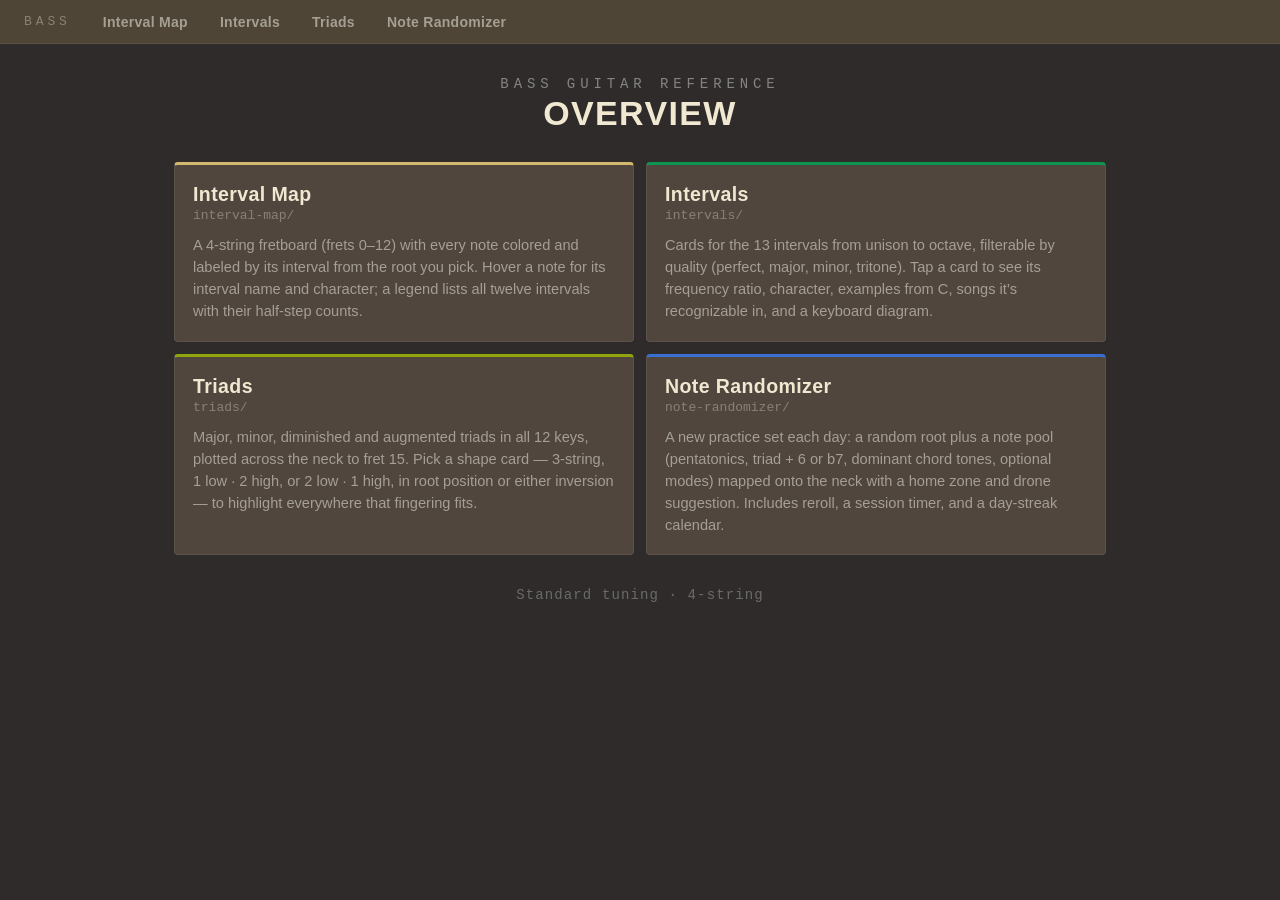
<file: bass/index.html>
<!DOCTYPE html>
<html lang="en">
<head>
<meta charset="UTF-8">
<meta name="viewport" content="width=device-width, initial-scale=1.0, user-scalable=yes">
<title>Bass Guitar Reference</title>
<link rel="stylesheet" href="shared/styles.css">
<script src="shared/nav.js"></script>
<style>
/* ---- Overview page (bass/index.html) ---- */
.title-block { text-align: center; margin-bottom: var(--s6); }

.title-block h1 {
  font-size: 14px;
  letter-spacing: 0.35em;
  text-transform: uppercase;
  color: #848484;
  font-weight: 400;
  font-family: 'Courier New', Courier, monospace;
}

.title-block h2 {
  font-size: 34px;
  font-weight: 900;
  letter-spacing: 0.04em;
  text-transform: uppercase;
  color: #f0e8d0;
  line-height: 1;
  margin-top: 4px;
}

.page-list {
  list-style: none;
  display: grid;
  grid-template-columns: 1fr;
  gap: var(--s3);
}

@media (min-width: 620px) { .page-list { grid-template-columns: 1fr 1fr; } }

.page-card {
  display: block;
  height: 100%;
  background: var(--bg-card);
  border: 1px solid var(--border);
  border-top: 3px solid var(--accent, var(--border));
  border-radius: 4px;
  padding: 18px;
  color: var(--text);
  text-decoration: none;
  transition: background 0.12s, border-color 0.12s;
  -webkit-tap-highlight-color: transparent;
}

.page-card:hover,
.page-card:focus-visible {
  background: #5a5147;
  border-color: #70675c;
  border-top-color: var(--accent, #70675c);
}

.page-card h3 {
  font-size: 1.15em;
  font-weight: 800;
  letter-spacing: 0.02em;
  color: #f0e8d0;
}

.page-card .page-path {
  font-family: 'Courier New', Courier, monospace;
  font-size: 13px;
  color: var(--text-dim);
  margin-top: 2px;
}

.page-card p {
  font-size: 0.86em;
  line-height: 1.5;
  color: var(--text-muted);
  margin-top: var(--s3);
}

.footer-note {
  font-size: 14px;
  color: #6a6a6a;
  font-family: 'Courier New', Courier, monospace;
  letter-spacing: 0.08em;
  text-align: center;
  margin-top: var(--s6);
}

@media (max-width: 480px) {
  .page { padding: var(--s5) var(--s4) 40px; }
  .title-block h2 { font-size: 28px; }
}
</style>
</head>
<body>

<div class="page">

<div class="title-block">
  <h1>Bass Guitar Reference</h1>
  <h2>Overview</h2>
</div>

<ul class="page-list">
  <li>
    <a class="page-card" href="pages/interval-map/" style="--accent: var(--iv-0-bg)">
      <h3>Interval Map</h3>
      <div class="page-path">interval-map/</div>
      <p>A 4-string fretboard (frets 0&ndash;12) with every note colored and labeled by its interval from the root you pick. Hover a note for its interval name and character; a legend lists all twelve intervals with their half-step counts.</p>
    </a>
  </li>
  <li>
    <a class="page-card" href="pages/intervals/" style="--accent: var(--q-perfect)">
      <h3>Intervals</h3>
      <div class="page-path">intervals/</div>
      <p>Cards for the 13 intervals from unison to octave, filterable by quality (perfect, major, minor, tritone). Tap a card to see its frequency ratio, character, examples from C, songs it&rsquo;s recognizable in, and a keyboard diagram.</p>
    </a>
  </li>
  <li>
    <a class="page-card" href="pages/triads/" style="--accent: var(--t-major)">
      <h3>Triads</h3>
      <div class="page-path">triads/</div>
      <p>Major, minor, diminished and augmented triads in all 12 keys, plotted across the neck to fret 15. Pick a shape card &mdash; 3-string, 1 low &middot; 2 high, or 2 low &middot; 1 high, in root position or either inversion &mdash; to highlight everywhere that fingering fits.</p>
    </a>
  </li>
  <li>
    <a class="page-card" href="pages/note-randomizer/" style="--accent: var(--iv-3-bd)">
      <h3>Note Randomizer</h3>
      <div class="page-path">note-randomizer/</div>
      <p>A new practice set each day: a random root plus a note pool (pentatonics, triad + 6 or b7, dominant chord tones, optional modes) mapped onto the neck with a home zone and drone suggestion. Includes reroll, a session timer, and a day-streak calendar.</p>
    </a>
  </li>
</ul>

<div class="footer-note">Standard tuning &middot; 4-string</div>

</div><!-- .page -->

</body>
</html>
</file>
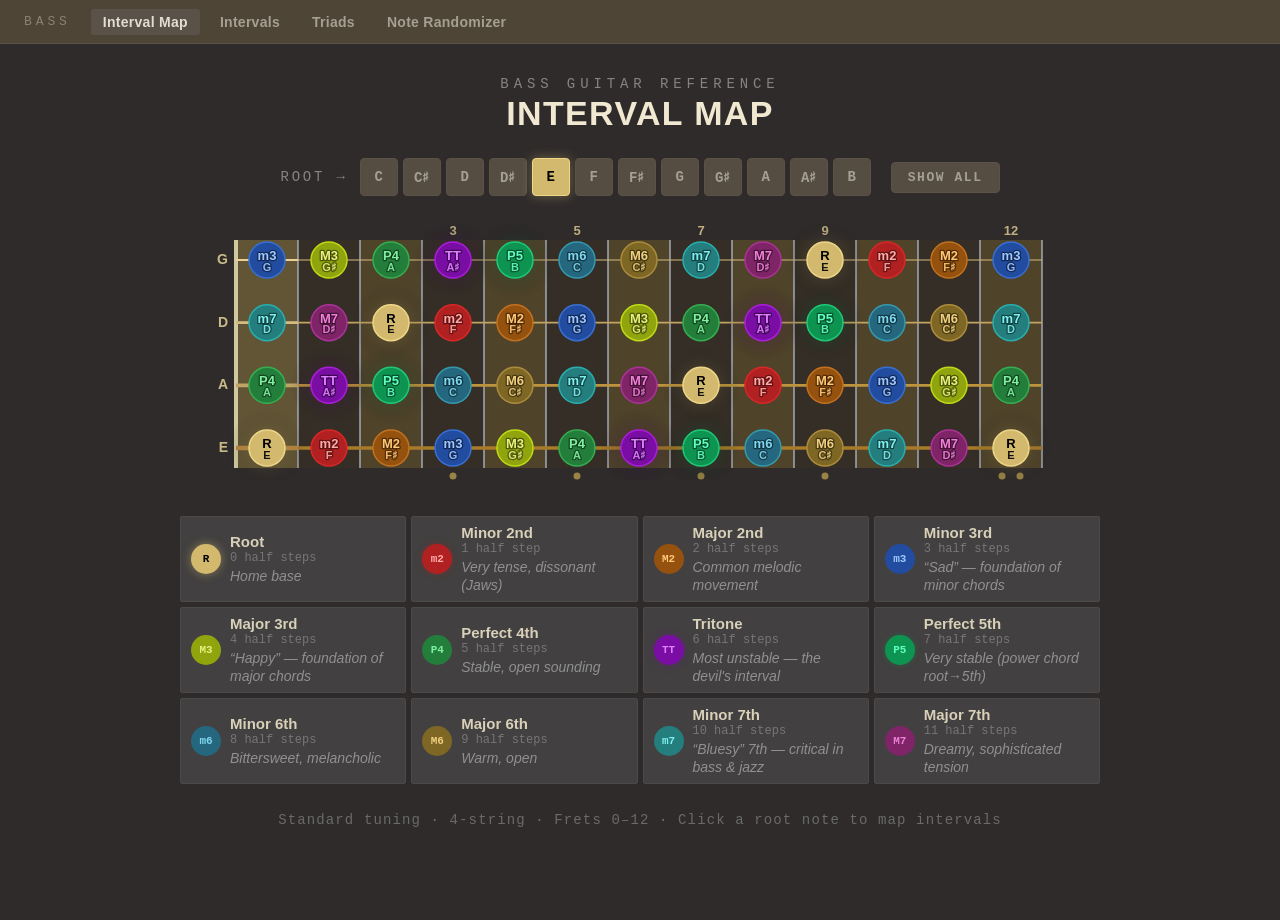
<file: bass/interval-map/index.html>
<!DOCTYPE html>
<html lang="en">
<head>
<meta charset="UTF-8">
<meta name="viewport" content="width=device-width, initial-scale=1.0, user-scalable=yes">
<title>Bass Fretboard Interval Map</title>
<link rel="stylesheet" href="../shared/styles.css">
<link rel="stylesheet" href="style.css">
<script src="../shared/fretboard.js"></script>
<script src="../shared/nav.js"></script>
</head>
<body>

<div class="page">

<div class="title-block">
  <h1>Bass Guitar Reference</h1>
  <h2>Interval Map</h2>
</div>

<div class="controls-row">
  <div class="root-selector">
    <span class="root-label">Root &rarr;</span>
    <div class="note-buttons" id="noteButtons"></div>
  </div>
  <button class="btn btn-util" id="showAllBtn" onclick="toggleShowAll()">Show All</button>
</div>

<div class="fretboard-wrap">
  <canvas id="fretboard" width="880" height="256"></canvas>
  <div class="fret-tooltip" id="fretTooltip">
    <span class="tt-name"></span>
    <span class="tt-char"></span>
  </div>
</div>

<div class="legend" id="legend"></div>

<div class="footer-note">Standard tuning &middot; 4-string &middot; Frets 0&ndash;12 &middot; Click a root note to map intervals</div>

</div><!-- .page -->

<script>
var NOTE_ALT_MAP = {'C\u266f':'Db','D\u266f':'Eb','F\u266f':'Gb','G\u266f':'Ab','A\u266f':'Bb'};

var rootNote = 4;   /* default: E */
var showAll  = false;

/* Canvas state */
var fbCanvas, fbCtx, fbLayout;

/* Pre-computed dot positions for hit-testing */
var allDots = [];  /* [{ x, y, si, fi, noteIdx }] */

/* ---- Init ---- */
function initFretboard() {
  fbCanvas = document.getElementById('fretboard');
  fbCtx    = fbCanvas.getContext('2d');
  fbLayout = makeNeckLayout(fbCanvas, {
    numFrets:  13,
    dotRadius: 18,
    margins:   { L:56, R:18, T:36, B:32 }
  });

  /* Pre-compute positions (never change) */
  allDots = [];
  for (var si = 0; si < 4; si++) {
    for (var fi = 0; fi < 13; fi++) {
      allDots.push({
        x:       fbLayout.fretX(fi),
        y:       fbLayout.strY(si),
        si:      si,
        fi:      fi,
        noteIdx: (BASS_OPEN[si] + fi) % 12
      });
    }
  }

  fbCanvas.addEventListener('mousemove', onNeckMouseMove);
  fbCanvas.addEventListener('mouseleave', function() {
    document.getElementById('fretTooltip').style.display = 'none';
  });
}

/* ---- Draw ---- */
function drawFretboard() {
  drawNeck(fbCtx, fbLayout);
  allDots.forEach(function(dp) {
    var iv = (dp.noteIdx - rootNote + 12) % 12;
    var d  = INTERVAL_DATA[iv];
    var n  = NOTES[dp.noteIdx];
    drawNoteDot(fbCtx, dp.x, dp.y, fbLayout.dotRadius, iv, d.sym, n);
  });
}

/* ---- Hover tooltip ---- */
function onNeckMouseMove(e) {
  var rect = fbCanvas.getBoundingClientRect();
  var scaleX = fbCanvas.width  / rect.width;
  var scaleY = fbCanvas.height / rect.height;
  var mx = (e.clientX - rect.left) * scaleX;
  var my = (e.clientY - rect.top)  * scaleY;
  var r  = fbLayout.dotRadius;

  var hit = null;
  for (var i = 0; i < allDots.length; i++) {
    var dp = allDots[i];
    var dx = mx - dp.x, dy = my - dp.y;
    if (dx*dx + dy*dy <= r*r) { hit = dp; break; }
  }

  var tip = document.getElementById('fretTooltip');
  if (hit) {
    var iv = (hit.noteIdx - rootNote + 12) % 12;
    var d  = INTERVAL_DATA[iv];
    var noteName = NOTES[hit.noteIdx];
    if (NOTE_ALT_MAP[noteName]) noteName += '/' + NOTE_ALT_MAP[noteName];
    tip.querySelector('.tt-name').textContent = noteName + ' \u2014 ' + d.name;
    tip.querySelector('.tt-char').textContent = d.char;
    tip.style.display = 'block';
    /* Position relative to the .fretboard-wrap */
    var wrapRect = fbCanvas.parentElement.getBoundingClientRect();
    tip.style.left = (e.clientX - wrapRect.left + 14) + 'px';
    tip.style.top  = (e.clientY - wrapRect.top  - 52) + 'px';
  } else {
    tip.style.display = 'none';
  }
}

/* ---- Root selection ---- */
function setRoot(n) {
  rootNote = n;
  showAll  = false;
  document.getElementById('showAllBtn').classList.remove('active');
  document.querySelectorAll('.btn-note').forEach(function(b, i) {
    b.classList.toggle('active', i === n);
  });
  drawFretboard();
}

function toggleShowAll() {
  showAll = !showAll;
  document.getElementById('showAllBtn').classList.toggle('active', showAll);
  if (showAll) {
    document.querySelectorAll('.btn-note').forEach(function(b) { b.classList.remove('active'); });
  } else {
    document.querySelectorAll('.btn-note').forEach(function(b, i) { b.classList.toggle('active', i === rootNote); });
  }
  drawFretboard();
}

/* ---- Build UI ---- */
function buildNoteButtons() {
  var c = document.getElementById('noteButtons');
  NOTES.forEach(function(n, i) {
    var btn = document.createElement('button');
    btn.className = 'btn btn-note' + (i === rootNote ? ' active' : '');
    btn.textContent = n;
    btn.onclick = function() { setRoot(i); };
    c.appendChild(btn);
  });
}

function buildLegend() {
  var leg = document.getElementById('legend');
  INTERVAL_DATA.forEach(function(iv) {
    var item = document.createElement('div');
    item.className = 'legend-entry';

    var swatch = document.createElement('div');
    swatch.className = 'legend-swatch iv-' + iv.hs;
    swatch.textContent = iv.sym;

    var txt = document.createElement('div');
    txt.className = 'legend-text';
    txt.innerHTML = '<div class="legend-name">' + iv.name + '</div>'
                  + '<div class="legend-hs">' + iv.hs + ' half step' + (iv.hs !== 1 ? 's' : '') + '</div>'
                  + '<div class="legend-char">' + iv.char + '</div>';

    item.appendChild(swatch);
    item.appendChild(txt);
    leg.appendChild(item);
  });
}

/* ---- Boot ---- */
buildNoteButtons();
buildLegend();
initFretboard();
drawFretboard();
</script>

</body>
</html>
</file>
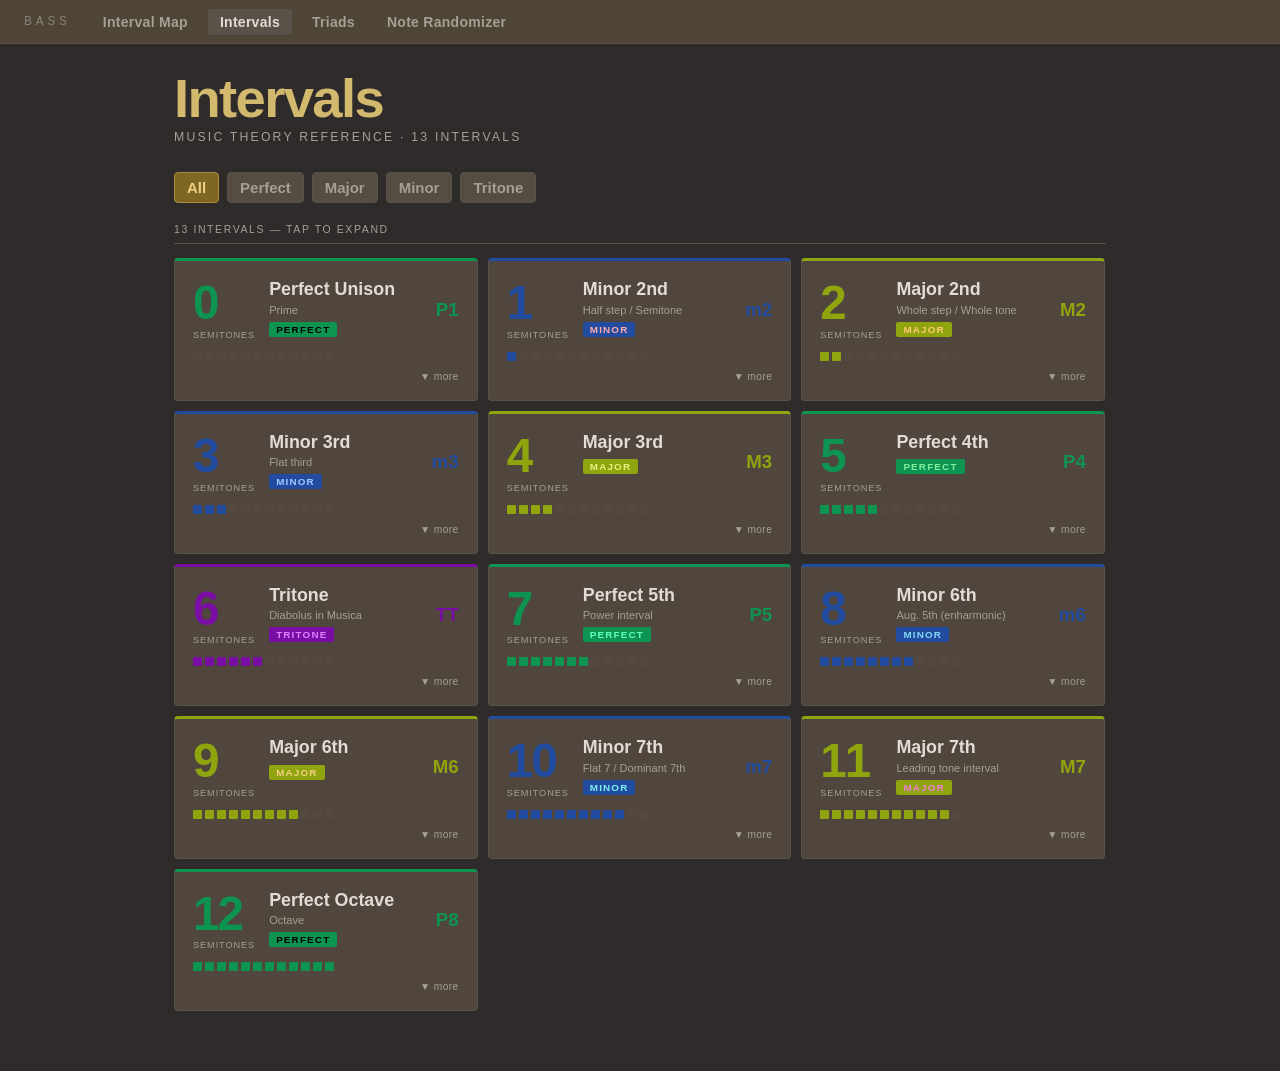
<file: bass/intervals/index.html>
<!DOCTYPE html>
<html lang="en">
<head>
<meta charset="UTF-8">
<meta name="viewport" content="width=device-width, initial-scale=1.0, user-scalable=yes">
<title>Intervals &ndash; Music Theory</title>
<link rel="stylesheet" href="../shared/styles.css">
<link rel="stylesheet" href="style.css">
<script src="../shared/fretboard.js"></script>
<script src="../shared/nav.js"></script>
</head>
<body>

<div class="page">

<h1>Intervals</h1>
<div class="subtitle">Music Theory Reference &middot; 13 Intervals</div>
<div class="filters" id="filters"></div>
<div class="section-label" id="section-label"></div>
<div class="grid" id="grid"></div>

</div><!-- .page -->

<script>
/* Quality colors from fretboard.js (Q_COLORS) — override "all" with a warm neutral */
var QC = {
  perfect: Q_COLORS.perfect,
  major:   Q_COLORS.major,
  minor:   Q_COLORS.minor,
  tritone: Q_COLORS.tritone,
  all:     IV_COLORS[9]    /* major 6th warm brown as the "all" accent */
};

/* Root key highlight uses the master root color */
var ROOT_COLOR = IV_COLORS[0];

var PAGE_INTERVALS = [
  { s:0,  name:'Perfect Unison', abbr:'P1', q:'perfect', ratio:'1:1',   deg:1,   alt:'Prime',                   char:'Same pitch. Complete identity \u2014 no tension at all.',                                         ex:['C \u2192 C'],                     songs:['Any doubled note'] },
  { s:1,  name:'Minor 2nd',      abbr:'m2', q:'minor',   ratio:'16:15', deg:2,   alt:'Half step / Semitone',    char:'Sharp, crunchy dissonance. Maximum tension. Creates urgency and unease.',                    ex:['C \u2192 D\u266d','E \u2192 F'],   songs:['Jaws theme','Beethoven 5th (opening)'] },
  { s:2,  name:'Major 2nd',      abbr:'M2', q:'major',   ratio:'9:8',   deg:2,   alt:'Whole step / Whole tone', char:'Adjacent scale tones. Mild tension, wants to resolve. The building block of scales.',        ex:['C \u2192 D','D \u2192 E'],        songs:['Happy Birthday (opening)'] },
  { s:3,  name:'Minor 3rd',      abbr:'m3', q:'minor',   ratio:'6:5',   deg:3,   alt:'Flat third',              char:'Dark, melancholic consonance. The soul of minor keys and the blues.',                         ex:['C \u2192 E\u266d','A \u2192 C'],   songs:['Smoke on the Water','Stairway to Heaven (riff)'] },
  { s:4,  name:'Major 3rd',      abbr:'M3', q:'major',   ratio:'5:4',   deg:3,   alt:'',                        char:'Bright, stable consonance. The defining sound of major keys \u2014 warmth and optimism.',      ex:['C \u2192 E','G \u2192 B'],        songs:['When the Saints Go Marching In'] },
  { s:5,  name:'Perfect 4th',    abbr:'P4', q:'perfect', ratio:'4:3',   deg:4,   alt:'',                        char:'Open, stable, slightly hollow. Powerful in bass lines. Inverts to a perfect 5th.',            ex:['C \u2192 F','G \u2192 C'],        songs:['Here Comes the Bride','Amazing Grace'] },
  { s:6,  name:'Tritone',        abbr:'TT', q:'tritone', ratio:'45:32', deg:4.5, alt:'Diabolus in Musica',      char:'Maximum instability. Equal division of the octave. Tense, ambiguous \u2014 demands resolution.', ex:['C \u2192 F\u266f','B \u2192 F'],  songs:['The Simpsons theme','Black Sabbath (riff)'] },
  { s:7,  name:'Perfect 5th',    abbr:'P5', q:'perfect', ratio:'3:2',   deg:5,   alt:'Power interval',          char:'The strongest consonance after the octave. Open, hollow, powerful. The basis of power chords.', ex:['C \u2192 G','G \u2192 D'],       songs:['Star Wars theme','Power chords in rock'] },
  { s:8,  name:'Minor 6th',      abbr:'m6', q:'minor',   ratio:'8:5',   deg:6,   alt:'Aug. 5th (enharmonic)',   char:'Mournful, yearning quality. Emotionally powerful and less common than the major 6th.',         ex:['C \u2192 A\u266d','E \u2192 C'],   songs:['The Entertainer (2nd phrase)'] },
  { s:9,  name:'Major 6th',      abbr:'M6', q:'major',   ratio:'5:3',   deg:6,   alt:'',                        char:'Warm, sweet consonance. Often paired with the 3rd. Inverts to a minor 3rd.',                  ex:['C \u2192 A','G \u2192 E'],        songs:['My Bonnie Lies Over the Ocean','NBC chime'] },
  { s:10, name:'Minor 7th',      abbr:'m7', q:'minor',   ratio:'16:9',  deg:7,   alt:'Flat 7 / Dominant 7th',  char:'The bluesy, funky 7th. Key to dominant 7th chords and the blues. Tense without harshness.',   ex:['C \u2192 B\u266d','G \u2192 F'],   songs:['Somewhere (West Side Story)'] },
  { s:11, name:'Major 7th',      abbr:'M7', q:'major',   ratio:'15:8',  deg:7,   alt:'Leading tone interval',  char:'Intense, yearning dissonance. One semitone below the octave \u2014 strong pull to resolve upward.', ex:['C \u2192 B','G \u2192 F\u266f'], songs:['Take On Me (A-ha)','Maj7 chords in jazz'] },
  { s:12, name:'Perfect Octave', abbr:'P8', q:'perfect', ratio:'2:1',   deg:8,   alt:'Octave',                 char:'Same note, doubled frequency. Complete resolution. The destination. Bass lines walk toward this.', ex:['C \u2192 C (high)'],           songs:['Somewhere Over the Rainbow (opening)'] }
];

var WHITE_NOTES = ['C','D','E','F','G','A','B','C'];
var BLACK_KEYS  = [
  { pct:14.3, semitone:1  },
  { pct:26.8, semitone:3  },
  { pct:51.8, semitone:6  },
  { pct:64.3, semitone:8  },
  { pct:76.8, semitone:10 }
];
var S2K = {
  0:{t:'w',i:0}, 1:{t:'b',i:0}, 2:{t:'w',i:1}, 3:{t:'b',i:1},
  4:{t:'w',i:2}, 5:{t:'w',i:3}, 6:{t:'b',i:2}, 7:{t:'w',i:4},
  8:{t:'b',i:3}, 9:{t:'w',i:5}, 10:{t:'b',i:4}, 11:{t:'w',i:6},
  12:{t:'w',i:7}
};

function esc(s) {
  return String(s).replace(/&/g,'&amp;').replace(/</g,'&lt;').replace(/>/g,'&gt;');
}

function buildKeyboard(semitones, qc) {
  var target = S2K[semitones];
  var whites = '';
  for (var i = 0; i < WHITE_NOTES.length; i++) {
    var isRoot   = (i === 0);
    var isTarget = target && target.t === 'w' && target.i === i && !isRoot;
    var bg = isRoot ? ROOT_COLOR : isTarget ? qc : '#ddd9d0';
    var tc = (isRoot || isTarget) ? (isRoot ? '#000' : '#e8e4dc') : '#555555';
    whites += '<div class="kw" style="background:' + bg + '">'
            + '<span class="kw-note" style="color:' + tc + '">' + WHITE_NOTES[i] + '</span>'
            + '</div>';
  }
  var blacks = '';
  for (var j = 0; j < BLACK_KEYS.length; j++) {
    var bk    = BLACK_KEYS[j];
    var isTgt = target && target.t === 'b' && bk.semitone === semitones;
    blacks += '<div class="kb" style="left:' + bk.pct + '%;background:' + (isTgt ? qc : '') + '"></div>';
  }
  return '<div class="kbd-wrap">'
       + '<div class="kbd-whites">' + whites + '</div>'
       + '<div class="kbd-blacks">' + blacks + '</div>'
       + '</div>';
}

function buildDots(semitones, qc) {
  var html = '';
  for (var i = 0; i < 12; i++) {
    html += '<div class="dot" style="background:' + (i < semitones ? qc : '#53493f') + '"></div>';
  }
  return html;
}

function buildCard(iv) {
  var qc      = QC[iv.q];
  var exTags  = iv.ex.map(function(e) { return '<span class="tag">' + esc(e) + '</span>'; }).join('');
  var songTags = iv.songs.map(function(s) {
    return '<span class="tag-song" style="border-color:' + qc + '">' + esc(s) + '</span>';
  }).join('');
  var altHtml = iv.alt ? '<div class="alt-name">' + esc(iv.alt) + '</div>' : '';

  /* Badge: dark background, light text derived from quality color */
  var badgeTx = IV_TEXT[Math.max(0, iv.s % 12)] || '#e8e4dc';

  return '<div class="card" style="border-top:3px solid ' + qc + '" onclick="toggle(' + iv.s + ')">'
    + '<div class="card-head">'
      + '<div>'
        + '<div class="semitones-num" style="color:' + qc + '">' + iv.s + '</div>'
        + '<div class="semitones-lbl">semitones</div>'
      + '</div>'
      + '<div class="name-col">'
        + '<div class="iname">' + esc(iv.name) + '</div>'
        + altHtml
        + '<div class="badge" style="background:' + qc + ';color:' + badgeTx + '">' + iv.q + '</div>'
      + '</div>'
      + '<div class="abbr-col" style="color:' + qc + '">' + iv.abbr + '</div>'
    + '</div>'
    + '<div class="dotbar">' + buildDots(iv.s, qc) + '</div>'
    + '<div class="details" id="d' + iv.s + '">'
      + '<hr class="divider" style="margin-top:14px">'
      + '<div class="meta-row">'
        + '<div><div class="meta-lbl">Ratio</div><div class="meta-val">' + iv.ratio + '</div></div>'
        + '<div><div class="meta-lbl">Scale degree</div><div class="meta-val">' + iv.deg + '</div></div>'
      + '</div>'
      + '<div class="character">' + esc(iv.char) + '</div>'
      + '<div class="tags-lbl">From C</div><div class="tags">' + exTags + '</div>'
      + '<div class="tags-lbl">Recognizable in</div><div class="tags">' + songTags + '</div>'
      + buildKeyboard(iv.s, qc)
    + '</div>'
    + '<div class="toggle-hint" id="h' + iv.s + '">\u25bc more</div>'
  + '</div>';
}

var activeFilter = 'all';
var expanded     = null;

function render() {
  var list = (activeFilter === 'all')
    ? PAGE_INTERVALS
    : PAGE_INTERVALS.filter(function(i) { return i.q === activeFilter; });

  document.getElementById('section-label').textContent =
    list.length + ' interval' + (list.length !== 1 ? 's' : '') + ' \u2014 tap to expand';

  var html = '';
  for (var i = 0; i < list.length; i++) html += buildCard(list[i]);
  document.getElementById('grid').innerHTML = html;

  if (expanded !== null) {
    var el = document.getElementById('d' + expanded);
    var h  = document.getElementById('h' + expanded);
    if (el) { el.classList.add('open'); h.textContent = '\u25b2 less'; }
  }
}

function toggle(s) {
  expanded = (expanded === s) ? null : s;
  render();
  if (expanded !== null) {
    var el = document.getElementById('d' + expanded);
    if (el) setTimeout(function() { el.scrollIntoView({ behavior:'smooth', block:'nearest' }); }, 60);
  }
}

function setFilter(q) {
  activeFilter = q;
  expanded     = null;
  document.querySelectorAll('.btn-filter').forEach(function(b) {
    b.classList.toggle('active', b.getAttribute('data-q') === q);
  });
  render();
}

/* Build filter buttons */
var filterDefs = [
  { q:'all',     label:'All'     },
  { q:'perfect', label:'Perfect' },
  { q:'major',   label:'Major'   },
  { q:'minor',   label:'Minor'   },
  { q:'tritone', label:'Tritone' }
];
var filtersHtml = '';
for (var fi = 0; fi < filterDefs.length; fi++) {
  var fd = filterDefs[fi];
  filtersHtml += '<button class="btn btn-filter" data-q="' + fd.q + '" onclick="setFilter(\'' + fd.q + '\')">'
               + fd.label + '</button>';
}
document.getElementById('filters').innerHTML = filtersHtml;

setFilter('all');
</script>

</body>
</html>
</file>
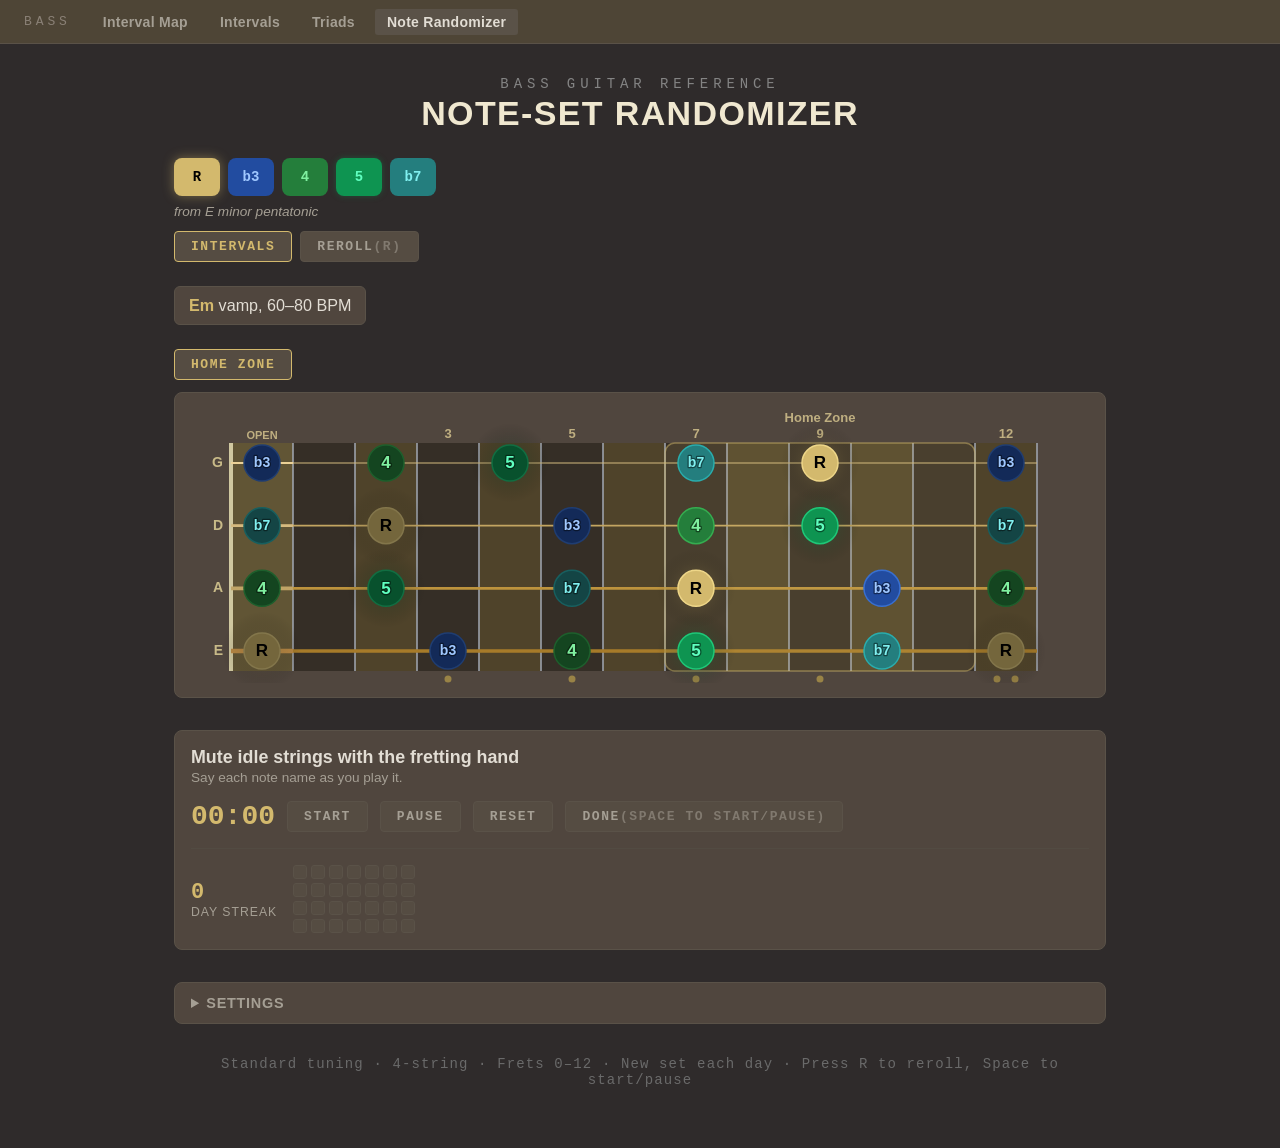
<file: bass/note-randomizer/index.html>
<!DOCTYPE html>
<html lang="en">
<head>
<meta charset="UTF-8">
<meta name="viewport" content="width=device-width, initial-scale=1.0, user-scalable=yes">
<title>Bass Note-Set Randomizer</title>
<link rel="stylesheet" href="../shared/styles.css">
<link rel="stylesheet" href="style.css">
<script src="../shared/fretboard.js"></script>
<script src="noteset.js"></script>
<script src="session.js"></script>
<script src="../shared/nav.js"></script>
</head>
<body>

<div class="page">

<div class="title-block">
  <h1>Bass Guitar Reference</h1>
  <h2>Note-Set Randomizer</h2>
</div>

<div class="today-set">
  <div class="chips-row" id="noteChips"></div>
  <div class="pool-label" id="poolLabel"></div>
  <div class="today-controls">
    <button class="btn btn-util active" id="labelToggle" onclick="toggleLabel()">Intervals</button>
    <button class="btn btn-util" id="rerollBtn" onclick="handleReroll()">Reroll <span style="opacity:0.55">(r)</span></button>
  </div>
</div>

<div class="drone-line" id="droneLine"></div>

<div class="zone-toggle-row">
  <button class="btn btn-util active" id="zoneToggle" onclick="toggleZoneFocus()">Home Zone</button>
</div>

<div class="neck-wrap">
  <canvas id="fretboard" width="880" height="276"></canvas>
</div>

<div class="session-wrap">
  <div class="focus-cue" id="focusCue"></div>
  <div class="focus-static-line">Say each note name as you play it.</div>

  <div class="timer-row">
    <div class="timer-readout" id="timerReadout">00:00</div>
    <button class="btn btn-util" id="startBtn" onclick="handleStart()">Start</button>
    <button class="btn btn-util" id="pauseBtn" onclick="handlePause()">Pause</button>
    <button class="btn btn-util" id="resetBtn" onclick="handleReset()">Reset</button>
    <button class="btn btn-util" id="doneBtn" onclick="handleDone()">Done <span style="opacity:0.55">(space to start/pause)</span></button>
  </div>

  <div class="timer-banner break" id="breakBanner">12 minutes in &mdash; good checkpoint for a quick form check or a short break.</div>
  <div class="timer-banner cap" id="capBanner">25 minutes in &mdash; a solid session. Wrap up whenever feels right.</div>
  <div class="timer-banner ready" id="readyBanner">10+ minutes in &mdash; marking Done now will count toward today's streak.</div>

  <div class="streak-row">
    <div>
      <div class="streak-number" id="streakNumber">0</div>
      <div class="streak-label">Day Streak</div>
    </div>
    <div id="calContainer"></div>
  </div>
</div>

<details class="settings-details">
  <summary>Settings</summary>

  <div class="settings-group">
    <div class="settings-group-label">Pools &mdash; Core</div>
    <div class="checkbox-row" id="corePoolChecks"></div>
  </div>

  <div class="settings-group">
    <div class="settings-group-label">Pools &mdash; Modal (opt-in)</div>
    <div class="checkbox-row" id="modalPoolChecks"></div>
  </div>

  <div class="settings-group">
    <div class="settings-group-label">Root Notes</div>
    <div class="checkbox-row" id="rootChecks"></div>
    <div class="checkbox-row" style="margin-top:8px">
      <div class="checkbox-item">
        <input type="checkbox" id="easyRootsCheck">
        <label for="easyRootsCheck">Easy roots only (E, A, D, G, C, F)</label>
      </div>
    </div>
  </div>

  <div class="settings-group">
    <div class="checkbox-row">
      <div class="checkbox-item">
        <input type="checkbox" id="surpriseModeCheck">
        <label for="surpriseModeCheck">Surprise mode (don't guarantee the 5th)</label>
      </div>
    </div>
  </div>
</details>

<div class="footer-note">Standard tuning &middot; 4-string &middot; Frets 0&ndash;12 &middot; New set each day &middot; Press R to reroll, Space to start/pause</div>

</div><!-- .page -->

<script>
/* ---- State ---- */
var todayStr, rerollCount, settings, comboHistory, currentSet;
var showNames = false;       /* show intervals first, matching the triads page's default */
var dimOutOfZone = true;     /* "Home Zone" view emphasized by default */

var DEFAULT_SETTINGS = {
  enabledRoots: [0,1,2,3,4,5,6,7,8,9,10,11],
  enabledPools: CORE_POOL_IDS.slice(),
  easyRootsOnly: false,
  surpriseMode: false
};

/* Canvas state */
var fbCanvas, fbCtx, fbLayout;

/* Session timer */
var timer;

/* ---- Date helper (local calendar date, not UTC) ---- */
function localDateStr(d) {
  d = d || new Date();
  var y = d.getFullYear();
  var m = ('0' + (d.getMonth() + 1)).slice(-2);
  var day = ('0' + d.getDate()).slice(-2);
  return y + '-' + m + '-' + day;
}

/* ---- Home zone ---- */
function computeHomeZone(rootPc) {
  var rootPositions = positionsFor([rootPc], BASS_OPEN, 12);
  var frets = rootPositions.map(function(p) { return p.fret; });
  var fromFret3 = frets.filter(function(f) { return f >= 3; });
  var startFret = fromFret3.length ? Math.min.apply(null, fromFret3) : Math.min.apply(null, frets);
  return { fretStart: startFret, fretEnd: Math.min(startFret + 4, 12) };
}

/* ---- Fretboard ---- */
function initFretboard() {
  fbCanvas = document.getElementById('fretboard');
  fbCtx    = fbCanvas.getContext('2d');
  fbLayout = makeNeckLayout(fbCanvas, {
    numFrets:  13,
    dotRadius: 18,
    margins:   { L:56, R:18, T:56, B:32 }
  });
}

function renderFretboard() {
  drawNeck(fbCtx, fbLayout, { showOpenLabel: true });

  var zone = computeHomeZone(currentSet.root.pc);
  drawZoneHighlight(fbCtx, fbLayout, zone, { label: 'Home Zone' });

  var pcs = currentSet.notes.map(function(n) { return n.pc; });
  var noteByPc = {};
  currentSet.notes.forEach(function(n) { noteByPc[n.pc] = n; });

  var positions = positionsFor(pcs, BASS_OPEN, 12);
  positions.forEach(function(p) {
    var n = noteByPc[p.pc];
    var ivIndex = (p.pc === currentSet.root.pc) ? 0 : ((p.pc - currentSet.root.pc + 12) % 12);
    var label = showNames ? n.name : n.interval;
    var inZone = p.fret >= zone.fretStart && p.fret <= zone.fretEnd;
    var shade = (!dimOutOfZone || inZone) ? 0 : 0.45;
    drawNoteDot(fbCtx, fbLayout.fretX(p.fret), fbLayout.strY(p.string), fbLayout.dotRadius, ivIndex, label, undefined, { shade: shade });
  });
}

/* ---- Chips / pool label / drone ---- */
function renderChips() {
  var el = document.getElementById('noteChips');
  el.innerHTML = '';
  currentSet.notes.forEach(function(n) {
    var isRoot = n.pc === currentSet.root.pc;
    var ivIndex = isRoot ? 0 : ((n.pc - currentSet.root.pc + 12) % 12);
    var chip = document.createElement('div');
    chip.className = 'note-chip iv-' + ivIndex + (isRoot ? ' note-chip-root' : '');
    chip.textContent = showNames ? n.name : n.interval;
    el.appendChild(chip);
  });
  document.getElementById('poolLabel').textContent = 'from ' + currentSet.pool.label;
}

function renderDrone() {
  var el = document.getElementById('droneLine');
  el.innerHTML = '';
  var strong = document.createElement('strong');
  strong.textContent = currentSet.drone.chord;
  el.appendChild(strong);
  el.appendChild(document.createTextNode(' ' + currentSet.drone.suggestion.slice(currentSet.drone.chord.length).trim()));
}

/* ---- Master render ---- */
function renderAll() {
  renderChips();
  renderDrone();
  renderFretboard();
}

/* ---- Toggles ---- */
function toggleLabel() {
  showNames = !showNames;
  document.getElementById('labelToggle').textContent = showNames ? 'Note Names' : 'Intervals';
  renderAll();
}

function toggleZoneFocus() {
  dimOutOfZone = !dimOutOfZone;
  document.getElementById('zoneToggle').textContent = dimOutOfZone ? 'Home Zone' : 'Full Neck';
  document.getElementById('zoneToggle').classList.toggle('active', dimOutOfZone);
  renderFretboard();
}

/* ---- Reroll ---- */
function handleReroll() {
  rerollCount = bumpRerollCount(todayStr);
  currentSet = generateSet(todayStr, rerollCount, settings, comboHistory);
  comboHistory = recordHistoryEntry(todayStr, currentSet.root.pc, currentSet.pool.id);
  renderAll();
}

/* ---- Timer wiring ---- */
function formatMMSS(ms) {
  var totalSec = Math.floor(ms / 1000);
  var m = Math.floor(totalSec / 60);
  var s = totalSec % 60;
  return (m < 10 ? '0' : '') + m + ':' + (s < 10 ? '0' : '') + s;
}

function initTimer() {
  timer = makeSessionTimer({
    onTick: function(elapsedMs) {
      document.getElementById('timerReadout').textContent = formatMMSS(elapsedMs);
    },
    onWorkPrompt: function() {
      document.getElementById('breakBanner').classList.add('show');
    },
    onCapMessage: function() {
      document.getElementById('capBanner').classList.add('show');
    },
    onDoneEligible: function() {
      document.getElementById('readyBanner').classList.add('show');
    }
  });
  timer.reset();  /* drives the readout to 00:00 via the real tick path, not static markup */
}

function handleStart() { timer.start(); }
function handlePause() { timer.pause(); }
function handleReset() {
  timer.reset();
  ['breakBanner', 'capBanner', 'readyBanner'].forEach(function(id) {
    document.getElementById(id).classList.remove('show');
  });
}
function handleDone() {
  updateStreakUI(recordPracticeDay(todayStr));
}

/* ---- Streak ---- */
function updateStreakUI(streakState) {
  streakState = streakState || getStreak();
  document.getElementById('streakNumber').textContent = streakState.currentStreak;
  render4WeekCalendar(document.getElementById('calContainer'), streakState.log, todayStr);
}

/* ---- Settings panel ---- */
function toggleInArray(arr, value) {
  var i = arr.indexOf(value);
  if (i === -1) arr.push(value); else arr.splice(i, 1);
}

function buildPoolChecks(containerId, poolIds) {
  var c = document.getElementById(containerId);
  poolIds.forEach(function(id) {
    var pool = POOLS[id];
    var item = document.createElement('div');
    item.className = 'checkbox-item';
    var cb = document.createElement('input');
    cb.type = 'checkbox';
    cb.id = 'pool-' + id;
    cb.checked = settings.enabledPools.indexOf(id) !== -1;
    cb.onchange = function() {
      toggleInArray(settings.enabledPools, id);
      saveSettings(settings);
    };
    var lbl = document.createElement('label');
    lbl.setAttribute('for', cb.id);
    lbl.textContent = pool.label;
    item.appendChild(cb);
    item.appendChild(lbl);
    c.appendChild(item);
  });
}

function buildRootChecks() {
  var c = document.getElementById('rootChecks');
  NOTES.forEach(function(name, pc) {
    var item = document.createElement('div');
    item.className = 'checkbox-item';
    var cb = document.createElement('input');
    cb.type = 'checkbox';
    cb.id = 'root-' + pc;
    cb.checked = settings.enabledRoots.indexOf(pc) !== -1;
    cb.onchange = function() {
      toggleInArray(settings.enabledRoots, pc);
      saveSettings(settings);
    };
    var lbl = document.createElement('label');
    lbl.setAttribute('for', cb.id);
    lbl.textContent = name;
    item.appendChild(cb);
    item.appendChild(lbl);
    c.appendChild(item);
  });
}

function buildSettingsUI() {
  buildPoolChecks('corePoolChecks', CORE_POOL_IDS);
  buildPoolChecks('modalPoolChecks', MODAL_POOL_IDS);
  buildRootChecks();

  var easyCb = document.getElementById('easyRootsCheck');
  easyCb.checked = settings.easyRootsOnly;
  easyCb.onchange = function() { settings.easyRootsOnly = easyCb.checked; saveSettings(settings); };

  var surpriseCb = document.getElementById('surpriseModeCheck');
  surpriseCb.checked = settings.surpriseMode;
  surpriseCb.onchange = function() { settings.surpriseMode = surpriseCb.checked; saveSettings(settings); };
}

/* ---- Keyboard shortcuts ---- */
function onKeyDown(e) {
  var tag = (e.target && e.target.tagName) || '';
  if (tag === 'INPUT' || tag === 'SELECT' || tag === 'TEXTAREA') return;
  if (e.key === 'r' || e.key === 'R') {
    handleReroll();
  } else if (e.key === ' ') {
    e.preventDefault();
    if (timer.getState() === 'running') timer.pause(); else timer.start();
  }
}

/* ---- Boot ---- */
function boot() {
  todayStr     = localDateStr();
  settings     = getSettings(DEFAULT_SETTINGS);
  comboHistory = getHistory();
  rerollCount  = getRerollCount(todayStr);
  currentSet   = generateSet(todayStr, rerollCount, settings, comboHistory);
  comboHistory = recordHistoryEntry(todayStr, currentSet.root.pc, currentSet.pool.id);

  document.getElementById('focusCue').textContent = focusCueForDate(todayStr);

  buildSettingsUI();
  initFretboard();
  renderAll();
  initTimer();
  updateStreakUI();

  document.addEventListener('keydown', onKeyDown);
}

boot();
</script>

</body>
</html>
</file>
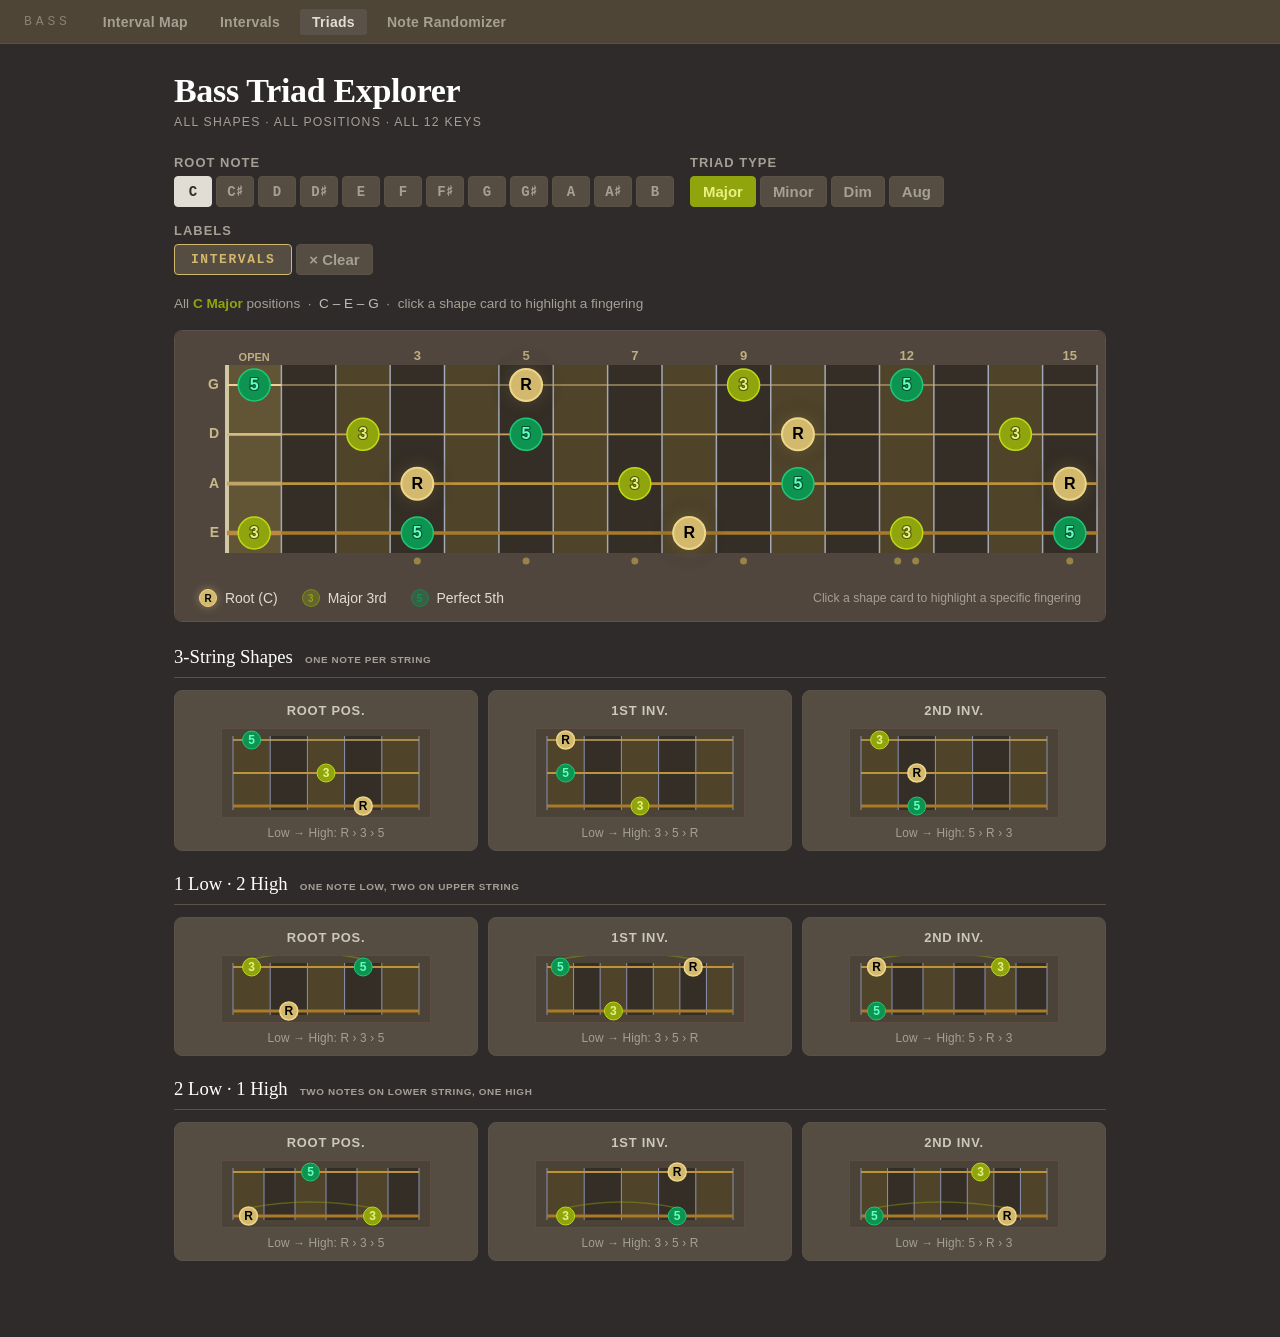
<file: bass/triads/index.html>
<!DOCTYPE html>
<html lang="en">
<head>
<meta charset="UTF-8">
<meta name="viewport" content="width=device-width, initial-scale=1.0, user-scalable=yes">
<title>Bass Triad Explorer</title>
<link rel="stylesheet" href="../shared/styles.css">
<link rel="stylesheet" href="style.css">
<script src="../shared/fretboard.js"></script>
<script src="../shared/nav.js"></script>
</head>
<body>
<div class="page">

  <div class="header">
    <h1>Bass Triad Explorer</h1>
    <p>All shapes &middot; All positions &middot; All 12 keys</p>
  </div>

  <div class="controls">
    <div class="control-group">
      <div class="control-label">Root Note</div>
      <div class="btn-row" id="rootBtns"></div>
    </div>
    <div class="control-group">
      <div class="control-label">Triad Type</div>
      <div class="btn-row" id="typeBtns"></div>
    </div>
    <div class="control-group">
      <div class="control-label">Labels</div>
      <div class="btn-row">
        <button class="btn btn-util active" id="labelToggle" onclick="toggleLabel()">Intervals</button>
        <button class="btn btn-clear" onclick="clearShape()">&times; Clear</button>
      </div>
    </div>
  </div>

  <div class="status-bar" id="statusBar">
    Select a shape card below to highlight its fingering on the neck.
  </div>

  <div class="neck-wrap">
    <canvas id="neck" width="940" height="232"></canvas>
    <div class="legend-row" style="margin-top:12px" id="neckLegend">
      <div class="legend-item">
        <div class="legend-dot iv-0" id="legendDot0">R</div>
        <span id="legendR">Root</span>
      </div>
      <div class="legend-item">
        <div class="legend-dot" id="legendDot1">3</div>
        <span id="legend3">Major 3rd</span>
      </div>
      <div class="legend-item">
        <div class="legend-dot" id="legendDot2">5</div>
        <span id="legend5">Perfect 5th</span>
      </div>
      <div class="legend-right">Click a shape card to highlight a specific fingering</div>
    </div>
  </div>

  <div id="shapeSections"></div>

</div><!-- .page -->

<script>
/* ---- Triad-specific data (renamed to avoid colliding with fretboard.js globals) ---- */
var FRETS     = 16;
var MAX_FRET  = 15;
var FRET_MARKS_EXT = [15];   /* fret 15 marker beyond the shared FB_FRET_MARKS */

var TRIAD_INTERVALS = { major:[0,4,7], minor:[0,3,7], dim:[0,3,6], aug:[0,4,8] };
var INT_LABELS = {
  major:['R','3','5'], minor:['R','b3','5'],
  dim:  ['R','b3','b5'], aug:['R','3','#5']
};
var INT_NAMES = [
  ['Root','Major 3rd','Perfect 5th'],
  ['Root','Minor 3rd','Perfect 5th'],
  ['Root','Minor 3rd','Dim. 5th'],
  ['Root','Major 3rd','Aug. 5th']
];
var TYPE_KEYS  = ['major','minor','dim','aug'];
var TYPE_NAMES = ['Major','Minor','Dim','Aug'];

/* INT_COLORS: per-role colors computed from IV_COLORS for the current type */
function getIntColors() {
  return TRIAD_INTERVALS[selType].map(function(i) { return IV_COLORS[i]; });
}

var SHAPES = [
  {cat:'3s',  type:'major',inv:'Root Pos.',ai:0, notes:[{d:0,i:0,li:0},{d:1,i:4,li:1},{d:2,i:7,li:2}]},
  {cat:'3s',  type:'major',inv:'1st Inv.', ai:4, notes:[{d:0,i:4,li:1},{d:1,i:7,li:2},{d:2,i:12,li:0}]},
  {cat:'3s',  type:'major',inv:'2nd Inv.', ai:7, notes:[{d:0,i:7,li:2},{d:1,i:12,li:0},{d:2,i:16,li:1}]},
  {cat:'3s',  type:'minor',inv:'Root Pos.',ai:0, notes:[{d:0,i:0,li:0},{d:1,i:3,li:1},{d:2,i:7,li:2}]},
  {cat:'3s',  type:'minor',inv:'1st Inv.', ai:3, notes:[{d:0,i:3,li:1},{d:1,i:7,li:2},{d:2,i:12,li:0}]},
  {cat:'3s',  type:'minor',inv:'2nd Inv.', ai:7, notes:[{d:0,i:7,li:2},{d:1,i:12,li:0},{d:2,i:15,li:1}]},
  {cat:'3s',  type:'dim',  inv:'Root Pos.',ai:0, notes:[{d:0,i:0,li:0},{d:1,i:3,li:1},{d:2,i:6,li:2}]},
  {cat:'3s',  type:'dim',  inv:'1st Inv.', ai:3, notes:[{d:0,i:3,li:1},{d:1,i:6,li:2},{d:2,i:12,li:0}]},
  {cat:'3s',  type:'dim',  inv:'2nd Inv.', ai:6, notes:[{d:0,i:6,li:2},{d:1,i:12,li:0},{d:2,i:15,li:1}]},
  {cat:'3s',  type:'aug',  inv:'Root Pos.',ai:0, notes:[{d:0,i:0,li:0},{d:1,i:4,li:1},{d:2,i:8,li:2}]},
  {cat:'3s',  type:'aug',  inv:'1st Inv.', ai:4, notes:[{d:0,i:4,li:1},{d:1,i:8,li:2},{d:2,i:12,li:0}]},
  {cat:'3s',  type:'aug',  inv:'2nd Inv.', ai:8, notes:[{d:0,i:8,li:2},{d:1,i:12,li:0},{d:2,i:16,li:1}]},
  {cat:'1l2h',type:'major',inv:'Root Pos.',ai:0, notes:[{d:0,i:0,li:0},{d:1,i:4,li:1},{d:1,i:7,li:2}]},
  {cat:'1l2h',type:'major',inv:'1st Inv.', ai:4, notes:[{d:0,i:4,li:1},{d:1,i:7,li:2},{d:1,i:12,li:0}]},
  {cat:'1l2h',type:'major',inv:'2nd Inv.', ai:7, notes:[{d:0,i:7,li:2},{d:1,i:12,li:0},{d:1,i:16,li:1}]},
  {cat:'1l2h',type:'minor',inv:'Root Pos.',ai:0, notes:[{d:0,i:0,li:0},{d:1,i:3,li:1},{d:1,i:7,li:2}]},
  {cat:'1l2h',type:'minor',inv:'1st Inv.', ai:3, notes:[{d:0,i:3,li:1},{d:1,i:7,li:2},{d:1,i:12,li:0}]},
  {cat:'1l2h',type:'minor',inv:'2nd Inv.', ai:7, notes:[{d:0,i:7,li:2},{d:1,i:12,li:0},{d:1,i:15,li:1}]},
  {cat:'1l2h',type:'dim',  inv:'Root Pos.',ai:0, notes:[{d:0,i:0,li:0},{d:1,i:3,li:1},{d:1,i:6,li:2}]},
  {cat:'1l2h',type:'dim',  inv:'1st Inv.', ai:3, notes:[{d:0,i:3,li:1},{d:1,i:6,li:2},{d:1,i:12,li:0}]},
  {cat:'1l2h',type:'dim',  inv:'2nd Inv.', ai:6, notes:[{d:0,i:6,li:2},{d:1,i:12,li:0},{d:1,i:15,li:1}]},
  {cat:'1l2h',type:'aug',  inv:'Root Pos.',ai:0, notes:[{d:0,i:0,li:0},{d:1,i:4,li:1},{d:1,i:8,li:2}]},
  {cat:'1l2h',type:'aug',  inv:'1st Inv.', ai:4, notes:[{d:0,i:4,li:1},{d:1,i:8,li:2},{d:1,i:12,li:0}]},
  {cat:'1l2h',type:'aug',  inv:'2nd Inv.', ai:8, notes:[{d:0,i:8,li:2},{d:1,i:12,li:0},{d:1,i:16,li:1}]},
  {cat:'2l1h',type:'major',inv:'Root Pos.',ai:0, notes:[{d:0,i:0,li:0},{d:0,i:4,li:1},{d:1,i:7,li:2}]},
  {cat:'2l1h',type:'major',inv:'1st Inv.', ai:4, notes:[{d:0,i:4,li:1},{d:0,i:7,li:2},{d:1,i:12,li:0}]},
  {cat:'2l1h',type:'major',inv:'2nd Inv.', ai:7, notes:[{d:0,i:7,li:2},{d:0,i:12,li:0},{d:1,i:16,li:1}]},
  {cat:'2l1h',type:'minor',inv:'Root Pos.',ai:0, notes:[{d:0,i:0,li:0},{d:0,i:3,li:1},{d:1,i:7,li:2}]},
  {cat:'2l1h',type:'minor',inv:'1st Inv.', ai:3, notes:[{d:0,i:3,li:1},{d:0,i:7,li:2},{d:1,i:12,li:0}]},
  {cat:'2l1h',type:'minor',inv:'2nd Inv.', ai:7, notes:[{d:0,i:7,li:2},{d:0,i:12,li:0},{d:1,i:15,li:1}]},
  {cat:'2l1h',type:'dim',  inv:'Root Pos.',ai:0, notes:[{d:0,i:0,li:0},{d:0,i:3,li:1},{d:1,i:6,li:2}]},
  {cat:'2l1h',type:'dim',  inv:'1st Inv.', ai:3, notes:[{d:0,i:3,li:1},{d:0,i:6,li:2},{d:1,i:12,li:0}]},
  {cat:'2l1h',type:'dim',  inv:'2nd Inv.', ai:6, notes:[{d:0,i:6,li:2},{d:0,i:12,li:0},{d:1,i:15,li:1}]},
  {cat:'2l1h',type:'aug',  inv:'Root Pos.',ai:0, notes:[{d:0,i:0,li:0},{d:0,i:4,li:1},{d:1,i:8,li:2}]},
  {cat:'2l1h',type:'aug',  inv:'1st Inv.', ai:4, notes:[{d:0,i:4,li:1},{d:0,i:8,li:2},{d:1,i:12,li:0}]},
  {cat:'2l1h',type:'aug',  inv:'2nd Inv.', ai:8, notes:[{d:0,i:8,li:2},{d:0,i:12,li:0},{d:1,i:16,li:1}]},
];

/* ---- Canvas setup (using shared makeNeckLayout) ---- */
var selRoot = 0, selType = 'major', showNames = false, activeShape = null;

var neckCanvas  = document.getElementById('neck');
var nctx        = neckCanvas.getContext('2d');
var neckLayout  = makeNeckLayout(neckCanvas, {
  numFrets:  FRETS,
  dotRadius: 16,
  margins:   { L:52, R:18, T:40, B:44 }
});

/* Convenience aliases for legacy helper functions below */
function fretX(f) { return neckLayout.fretX(f); }
function strY(s)  { return neckLayout.strY(s);  }
var DOT_R = neckLayout.dotRadius;

/* ---- Neck rendering ---- */
function renderNeck() {
  /* Draw static neck using shared utility */
  drawNeck(nctx, neckLayout, {
    showOpenLabel:  true,
    extraFretMarks: FRET_MARKS_EXT
  });

  /* Shape highlight overlay */
  if (activeShape) findInstances(activeShape).forEach(function(inst) { drawHighlight(inst); });

  /* Note dots for current triad */
  var intColors = getIntColors();
  var triadPCs  = TRIAD_INTERVALS[selType].map(function(i) { return (selRoot + i) % 12; });
  for (var s = 0; s < 4; s++) {
    for (var fret = 0; fret < FRETS; fret++) {
      var pc = (BASS_OPEN[s] + fret) % 12;
      var ii = triadPCs.indexOf(pc);
      if (ii >= 0) drawTriadDot(s, fret, ii, intColors);
    }
  }
}

/* Triad-specific dot: root is solid, non-roots are semi-transparent */
function drawTriadDot(s, f, intIdx, intColors) {
  var x      = fretX(f), y = strY(s);
  var ivIdx  = TRIAD_INTERVALS[selType][intIdx];
  var col    = intColors[intIdx];
  var bd     = IV_BORDER[ivIdx];
  var tx     = IV_TEXT[ivIdx];
  var isRoot = (intIdx === 0);
  var label  = showNames ? NOTES[(BASS_OPEN[s]+f)%12] : INT_LABELS[selType][intIdx];

  if (isRoot) {
    var grd = nctx.createRadialGradient(x, y, 0, x, y, DOT_R * 2.4);
    grd.addColorStop(0, col + '48'); grd.addColorStop(1, 'transparent');
    nctx.beginPath(); nctx.arc(x, y, DOT_R * 2.4, 0, Math.PI * 2);
    nctx.fillStyle = grd; nctx.fill();
  }

  nctx.beginPath(); nctx.arc(x, y, DOT_R, 0, Math.PI * 2);
  nctx.fillStyle   = col;
  nctx.strokeStyle = bd;
  nctx.lineWidth   = isRoot ? 2 : 1.5;
  nctx.fill(); nctx.stroke();

  var sm = label && label.length > 1;
  nctx.font = '800 ' + Math.round(DOT_R * (sm ? 0.8 : 1.0)) + 'px ' + FB_DOT_FONT;
  nctx.textAlign = 'center'; nctx.textBaseline = 'middle';
  if (!isRoot) {
    nctx.lineJoin = 'round'; nctx.strokeStyle = 'rgba(0,0,0,0.45)'; nctx.lineWidth = Math.max(2, DOT_R * 0.14);
    nctx.strokeText(label, x, y + 0.5);
  }
  nctx.fillStyle = tx;
  nctx.fillText(label, x, y + 0.5);
}

/* ---- Shape highlight overlay ---- */
function drawHighlight(inst) {
  var col   = TYPE_COLORS[selType];
  var byStr = {};
  inst.forEach(function(p) { (byStr[p.s] = byStr[p.s] || []).push(p); });

  Object.keys(byStr).forEach(function(k) {
    var grp = byStr[k];
    if (grp.length < 2) return;
    grp.sort(function(a,b) { return a.f - b.f; });
    var gy = strY(grp[0].s);
    var x1 = fretX(grp[0].f), x2 = fretX(grp[1].f);
    nctx.beginPath();
    nctx.moveTo(x1, gy - DOT_R - 2);
    nctx.quadraticCurveTo((x1+x2)/2, gy - DOT_R * 3.5, x2, gy - DOT_R - 2);
    nctx.strokeStyle = col + '90'; nctx.lineWidth = 2; nctx.stroke();
  });

  var seen = {}, unique = [];
  inst.forEach(function(p) {
    var key = p.s + ':' + p.f;
    if (!seen[key]) { seen[key] = true; unique.push(p); }
  });

  if (unique.length >= 2) {
    var sorted = unique.slice().sort(function(a,b) { return b.s - a.s || a.f - b.f; });
    nctx.beginPath();
    sorted.forEach(function(p, i) {
      var px = fretX(p.f), py = strY(p.s);
      if (i === 0) nctx.moveTo(px, py); else nctx.lineTo(px, py);
    });
    if (unique.length === 3) nctx.closePath();
    nctx.fillStyle = col + '18'; nctx.fill();
    nctx.strokeStyle = col + '55'; nctx.lineWidth = 1.5; nctx.stroke();
  }

  var xs = inst.map(function(p) { return fretX(p.f); });
  var ys = inst.map(function(p) { return strY(p.s); });
  var pad = DOT_R + 7;
  var bx  = Math.min.apply(null,xs) - pad;
  var by  = Math.min.apply(null,ys) - pad;
  var bw  = Math.max.apply(null,xs) - Math.min.apply(null,xs) + pad*2;
  var bh  = Math.max.apply(null,ys) - Math.min.apply(null,ys) + pad*2;
  nctx.beginPath(); roundRect(nctx, bx, by, bw, bh, 8);
  nctx.fillStyle = col + '12'; nctx.fill();
  nctx.strokeStyle = col + '58'; nctx.lineWidth = 2; nctx.stroke();
}

function roundRect(ctx, x, y, w, h, r) {
  ctx.moveTo(x+r,y); ctx.lineTo(x+w-r,y); ctx.quadraticCurveTo(x+w,y,x+w,y+r);
  ctx.lineTo(x+w,y+h-r); ctx.quadraticCurveTo(x+w,y+h,x+w-r,y+h);
  ctx.lineTo(x+r,y+h); ctx.quadraticCurveTo(x,y+h,x,y+h-r);
  ctx.lineTo(x,y+r); ctx.quadraticCurveTo(x,y,x+r,y); ctx.closePath();
}

/* ---- findInstances ---- */
function findInstances(shape) {
  var instances = [];
  var anchorPC  = (selRoot + shape.ai) % 12;
  var maxD      = Math.max.apply(null, shape.notes.map(function(n) { return n.d; }));
  for (var baseStr = 3; baseStr >= maxD; baseStr--) {
    var openNote = BASS_OPEN[baseStr];
    for (var oct = 0; oct <= 1; oct++) {
      var af = (anchorPC - openNote + 12) % 12 + oct * 12;
      if (af > MAX_FRET) continue;
      var positions = shape.notes.map(function(n) {
        return { s: baseStr - n.d, f: af + (n.i - shape.ai) - n.d*5, li: n.li };
      });
      if (positions.every(function(p) { return p.f >= 0 && p.f <= MAX_FRET && p.s >= 0 && p.s <= 3; }))
        instances.push(positions);
    }
  }
  return instances;
}

/* ---- Mini card drawing ---- */
function drawMiniCard(canvas, shape, typeKey, isActive) {
  var ctx = canvas.getContext('2d');
  var W   = canvas.width, H = canvas.height;
  ctx.clearRect(0, 0, W, H);
  var col       = TYPE_COLORS[typeKey];
  var intColors = TRIAD_INTERVALS[typeKey].map(function(i) { return IV_COLORS[i]; });

  ctx.fillStyle = '#4c4338';
  ctx.fillRect(0, 0, W, H);

  var offsets  = shape.notes.map(function(n) { return (n.i - shape.ai) - n.d*5; });
  var minOff   = Math.min.apply(null, offsets);
  var maxOff   = Math.max.apply(null, offsets);
  var totalFrets = Math.max(maxOff - minOff + 2, 5);
  var maxD     = Math.max.apply(null, shape.notes.map(function(n) { return n.d; }));

  var Lm=12, Rm=12, Tm=12, Bm=12;
  var fw = (W-Lm-Rm) / totalFrets;
  function fxM(off) { return Lm + (off - minOff + 0.5) * fw; }
  var sh  = maxD > 0 ? (H-Tm-Bm) / maxD : H-Tm-Bm;
  function syM(d) { return H - Bm - d * sh; }

  /* Alternating column shading */
  for (var ci = 0; ci < totalFrets; ci++) {
    ctx.fillStyle = ci % 2 === 0 ? '#4f432a' : '#352e26';
    ctx.fillRect(Lm + ci * fw, Tm - 4, fw, H - Bm + 4 - (Tm - 4));
  }
  if (isActive) {
    ctx.fillStyle = col + '18';
    ctx.fillRect(0, 0, W, H);
  }

  for (var i = 0; i <= totalFrets; i++) {
    var fx2 = Lm + i*fw;
    ctx.beginPath(); ctx.moveTo(fx2, Tm-4); ctx.lineTo(fx2, H-Bm+4);
    ctx.strokeStyle = '#8c92b2'; ctx.lineWidth = 1; ctx.stroke();
  }

  var thkMap  = [3.2, 2.2, 1.4, 1.0];
  /* Aurora burst: d=0 is lowest/thickest string (deep amber) → d=3 highest/thinnest (bright gold) */
  var strColM = ['#a77b29','#bd933d','#c3a561','#d4ba7e'];
  for (var d = 0; d <= maxD; d++) {
    var sy2 = syM(d);
    ctx.beginPath(); ctx.moveTo(Lm, sy2); ctx.lineTo(W-Rm, sy2);
    ctx.strokeStyle = strColM[d] || '#4b4235'; ctx.lineWidth = thkMap[d] || 1; ctx.stroke();
  }

  var byD = {};
  shape.notes.forEach(function(n, idx) {
    var off = offsets[idx];
    (byD[n.d] = byD[n.d] || []).push({ off:off, li:n.li });
  });
  Object.keys(byD).forEach(function(dk) {
    var grp = byD[dk];
    if (grp.length < 2) return;
    grp.sort(function(a,b) { return a.off-b.off; });
    var gy2 = syM(+dk), x1 = fxM(grp[0].off), x2 = fxM(grp[1].off);
    ctx.beginPath(); ctx.moveTo(x1, gy2-8); ctx.quadraticCurveTo((x1+x2)/2, gy2-20, x2, gy2-8);
    ctx.strokeStyle = col + '70'; ctx.lineWidth = 1.5; ctx.stroke();
  });

  var DR = 9;
  shape.notes.forEach(function(n, idx) {
    var ivIdx = TRIAD_INTERVALS[typeKey][n.li];
    var dotCol = intColors[n.li];
    var bd2    = IV_BORDER[ivIdx];
    var tx2    = IV_TEXT[ivIdx];
    var isR    = (n.li === 0);
    var x3 = fxM(offsets[idx]), y3 = syM(n.d);
    ctx.beginPath(); ctx.arc(x3, y3, DR, 0, Math.PI * 2);
    ctx.fillStyle   = dotCol;
    ctx.strokeStyle = bd2;
    ctx.lineWidth   = isR ? 1.5 : 1;
    ctx.fill(); ctx.stroke();
    var lbl = INT_LABELS[typeKey][n.li], sm = lbl.length > 1;
    ctx.font = (isR ? '700' : '600') + ' ' + (sm ? '9.5' : '12') + 'px -apple-system,"Helvetica Neue",Arial,sans-serif';
    ctx.textAlign = 'center'; ctx.textBaseline = 'middle';
    ctx.fillStyle = tx2;
    ctx.fillText(lbl, x3, y3 + 0.5);
  });

  ctx.strokeStyle = isActive ? col + '80' : '#5d4d42';
  ctx.lineWidth   = isActive ? 2 : 1;
  ctx.strokeRect(0.5, 0.5, W-1, H-1);
}

/* ---- UI builders ---- */
function buildRootBtns() {
  var c = document.getElementById('rootBtns');
  NOTES.forEach(function(note, i) {
    var b = document.createElement('button');
    b.className = 'btn btn-root' + (i === selRoot ? ' active' : '');
    b.textContent = note;
    b.onclick = function() { selRoot = i; updateAll(); };
    c.appendChild(b);
  });
}

function buildTypeBtns() {
  var c = document.getElementById('typeBtns');
  TYPE_KEYS.forEach(function(t, i) {
    var b = document.createElement('button');
    b.className = 'btn btn-type' + (t === selType ? ' active' : '');
    b.textContent = TYPE_NAMES[i];
    b.dataset.type = t;
    b.onclick = function() { selType = t; activeShape = null; updateAll(); };
    c.appendChild(b);
  });
}

var CAT_INFO = [
  { key:'3s',   label:'3-String Shapes', sub:'One note per string' },
  { key:'1l2h', label:'1 Low \u00b7 2 High',  sub:'One note low, two on upper string' },
  { key:'2l1h', label:'2 Low \u00b7 1 High',  sub:'Two notes on lower string, one high' },
];

function buildShapeSections() {
  var container = document.getElementById('shapeSections');
  container.innerHTML = '';
  var col = TYPE_COLORS[selType];
  CAT_INFO.forEach(function(cat) {
    var sec   = document.createElement('div'); sec.className = 'shape-section';
    var title = document.createElement('div'); title.className = 'section-divider';
    title.innerHTML = cat.label + '<span>' + cat.sub + '</span>';
    sec.appendChild(title);
    var grid  = document.createElement('div'); grid.className = 'shape-grid';

    SHAPES.filter(function(s) { return s.cat === cat.key && s.type === selType; }).forEach(function(shape) {
      var isAct = (activeShape === shape);
      var card  = document.createElement('div');
      card.className = 'shape-card' + (isAct ? ' active' : '');
      if (isAct) card.style.borderColor = col + '60';

      var lbl = document.createElement('div'); lbl.className = 'card-label';
      if (isAct) lbl.style.color = col;
      lbl.textContent = shape.inv;
      card.appendChild(lbl);

      var canv = document.createElement('canvas');
      canv.width  = 210;
      canv.height = cat.key === '3s' ? 90 : 68;
      card.appendChild(canv);
      drawMiniCard(canv, shape, selType, isAct);

      var notesEl = document.createElement('div'); notesEl.className = 'card-notes';
      notesEl.textContent = buildNoteOrder(shape);
      card.appendChild(notesEl);

      card.onclick = function() {
        activeShape = (activeShape === shape) ? null : shape;
        buildShapeSections(); updateStatus(); renderNeck();
      };
      grid.appendChild(card);
    });
    sec.appendChild(grid);
    container.appendChild(sec);
  });
}

function buildNoteOrder(shape) {
  var offsets = shape.notes.map(function(n) { return (n.i - shape.ai) - n.d*5; });
  var sorted  = shape.notes.map(function(n, i) {
    return { key: n.d*100 + offsets[i], label: INT_LABELS[selType][n.li] };
  }).sort(function(a,b) { return a.key - b.key; });
  return 'Low \u2192 High:  ' + sorted.map(function(x) { return x.label; }).join(' \u203a ');
}

/* ---- Update legend dots to match current type ---- */
function updateLegend() {
  var ti        = TYPE_KEYS.indexOf(selType);
  var ivIndices = TRIAD_INTERVALS[selType]; /* e.g. [0,4,7] */
  var names     = INT_NAMES[ti];

  /* Dot 0 (root) always uses iv-0 CSS class — no change needed */
  document.getElementById('legendR').textContent = 'Root (' + NOTES[selRoot] + ')';

  /* Dots 1 and 2 apply inline color from IV_COLORS */
  [1, 2].forEach(function(pos) {
    var dot = document.getElementById('legendDot' + pos);
    var ivIdx = ivIndices[pos];
    dot.style.background = IV_COLORS[ivIdx] + '55';
    dot.style.border     = '1.5px solid ' + IV_COLORS[ivIdx] + '99';
    dot.style.color      = IV_COLORS[ivIdx];
  });
  document.getElementById('legend3').textContent = names[1];
  document.getElementById('legend5').textContent = names[2];
}

/* ---- updateAll + status ---- */
function updateAll() {
  document.querySelectorAll('.btn-root').forEach(function(b, i) { b.classList.toggle('active', i === selRoot); });
  document.querySelectorAll('.btn-type').forEach(function(b) { b.classList.toggle('active', b.dataset.type === selType); });
  updateLegend();
  buildShapeSections(); updateStatus(); renderNeck();
}

function updateStatus() {
  var bar = document.getElementById('statusBar');
  var rn  = NOTES[selRoot], tn = TYPE_NAMES[TYPE_KEYS.indexOf(selType)];
  var col = TYPE_COLORS[selType];
  if (activeShape) {
    var n  = findInstances(activeShape).length;
    var cn = activeShape.cat === '3s' ? '3-string' : activeShape.cat === '1l2h' ? '1 low / 2 high' : '2 low / 1 high';
    bar.innerHTML = 'Showing <strong style="color:' + col + '">' + rn + ' ' + tn + '</strong> &nbsp;&middot;&nbsp; <strong>' + cn + ' &middot; ' + activeShape.inv + '</strong> &nbsp;&middot;&nbsp; <em>' + n + ' instance' + (n !== 1 ? 's' : '') + '</em>';
  } else {
    var notes = TRIAD_INTERVALS[selType].map(function(i) { return NOTES[(selRoot+i)%12]; });
    bar.innerHTML = 'All <strong style="color:' + col + '">' + rn + ' ' + tn + '</strong> positions &nbsp;&middot;&nbsp; <em>' + notes.join(' \u2013 ') + '</em> &nbsp;&middot;&nbsp; click a shape card to highlight a fingering';
  }
}

function toggleLabel() {
  showNames = !showNames;
  document.getElementById('labelToggle').textContent = showNames ? 'Note Names' : 'Intervals';
  renderNeck();
}

function clearShape() {
  activeShape = null;
  buildShapeSections(); updateStatus(); renderNeck();
}

/* ---- Boot ---- */
buildRootBtns(); buildTypeBtns(); updateAll();
</script>

</body>
</html>
</file>
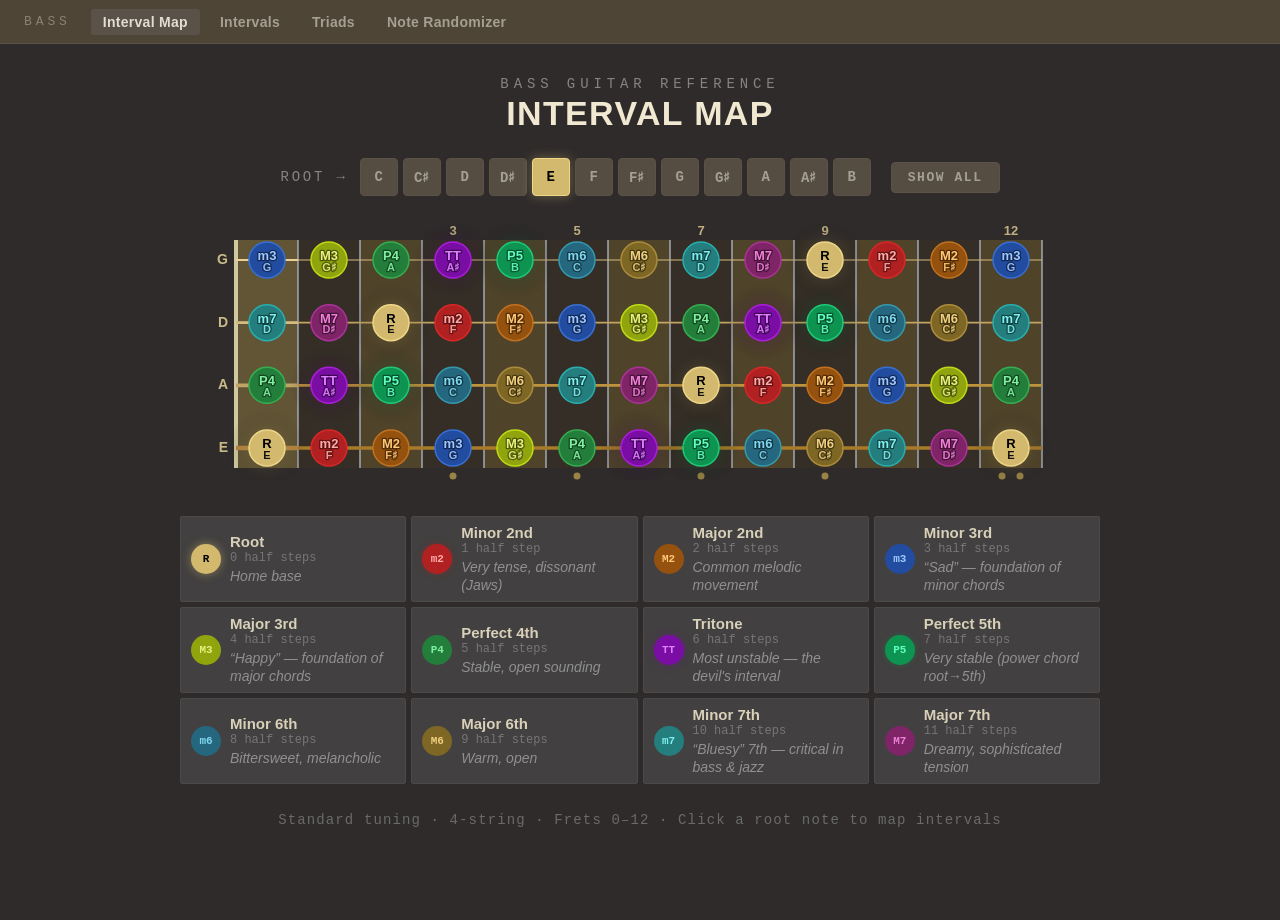
<file: bass/pages/interval-map/index.html>
<!DOCTYPE html>
<html lang="en">
<head>
<meta charset="UTF-8">
<meta name="viewport" content="width=device-width, initial-scale=1.0, user-scalable=yes">
<title>Bass Fretboard Interval Map</title>
<link rel="stylesheet" href="../../shared/styles.css">
<link rel="stylesheet" href="style.css">
<script src="../../shared/fretboard.js"></script>
<script src="../../shared/nav.js"></script>
</head>
<body>

<div class="page">

<div class="title-block">
  <h1>Bass Guitar Reference</h1>
  <h2>Interval Map</h2>
</div>

<div class="controls-row">
  <div class="root-selector">
    <span class="root-label">Root &rarr;</span>
    <div class="note-buttons" id="noteButtons"></div>
  </div>
  <button class="btn btn-util" id="showAllBtn" onclick="toggleShowAll()">Show All</button>
</div>

<div class="fretboard-wrap">
  <canvas id="fretboard" width="880" height="256"></canvas>
  <div class="fret-tooltip" id="fretTooltip">
    <span class="tt-name"></span>
    <span class="tt-char"></span>
  </div>
</div>

<div class="legend" id="legend"></div>

<div class="footer-note">Standard tuning &middot; 4-string &middot; Frets 0&ndash;12 &middot; Click a root note to map intervals</div>

</div><!-- .page -->

<script>
var NOTE_ALT_MAP = {'C\u266f':'Db','D\u266f':'Eb','F\u266f':'Gb','G\u266f':'Ab','A\u266f':'Bb'};

var rootNote = 4;   /* default: E */
var showAll  = false;

/* Canvas state */
var fbCanvas, fbCtx, fbLayout;

/* Pre-computed dot positions for hit-testing */
var allDots = [];  /* [{ x, y, si, fi, noteIdx }] */

/* ---- Init ---- */
function initFretboard() {
  fbCanvas = document.getElementById('fretboard');
  fbCtx    = fbCanvas.getContext('2d');
  fbLayout = makeNeckLayout(fbCanvas, {
    numFrets:  13,
    dotRadius: 18,
    margins:   { L:56, R:18, T:36, B:32 }
  });

  /* Pre-compute positions (never change) */
  allDots = [];
  for (var si = 0; si < 4; si++) {
    for (var fi = 0; fi < 13; fi++) {
      allDots.push({
        x:       fbLayout.fretX(fi),
        y:       fbLayout.strY(si),
        si:      si,
        fi:      fi,
        noteIdx: (BASS_OPEN[si] + fi) % 12
      });
    }
  }

  fbCanvas.addEventListener('mousemove', onNeckMouseMove);
  fbCanvas.addEventListener('mouseleave', function() {
    document.getElementById('fretTooltip').style.display = 'none';
  });
}

/* ---- Draw ---- */
function drawFretboard() {
  drawNeck(fbCtx, fbLayout);
  allDots.forEach(function(dp) {
    var iv = (dp.noteIdx - rootNote + 12) % 12;
    var d  = INTERVAL_DATA[iv];
    var n  = NOTES[dp.noteIdx];
    drawNoteDot(fbCtx, dp.x, dp.y, fbLayout.dotRadius, iv, d.sym, n);
  });
}

/* ---- Hover tooltip ---- */
function onNeckMouseMove(e) {
  var rect = fbCanvas.getBoundingClientRect();
  var scaleX = fbCanvas.width  / rect.width;
  var scaleY = fbCanvas.height / rect.height;
  var mx = (e.clientX - rect.left) * scaleX;
  var my = (e.clientY - rect.top)  * scaleY;
  var r  = fbLayout.dotRadius;

  var hit = null;
  for (var i = 0; i < allDots.length; i++) {
    var dp = allDots[i];
    var dx = mx - dp.x, dy = my - dp.y;
    if (dx*dx + dy*dy <= r*r) { hit = dp; break; }
  }

  var tip = document.getElementById('fretTooltip');
  if (hit) {
    var iv = (hit.noteIdx - rootNote + 12) % 12;
    var d  = INTERVAL_DATA[iv];
    var noteName = NOTES[hit.noteIdx];
    if (NOTE_ALT_MAP[noteName]) noteName += '/' + NOTE_ALT_MAP[noteName];
    tip.querySelector('.tt-name').textContent = noteName + ' \u2014 ' + d.name;
    tip.querySelector('.tt-char').textContent = d.char;
    tip.style.display = 'block';
    /* Position relative to the .fretboard-wrap */
    var wrapRect = fbCanvas.parentElement.getBoundingClientRect();
    tip.style.left = (e.clientX - wrapRect.left + 14) + 'px';
    tip.style.top  = (e.clientY - wrapRect.top  - 52) + 'px';
  } else {
    tip.style.display = 'none';
  }
}

/* ---- Root selection ---- */
function setRoot(n) {
  rootNote = n;
  showAll  = false;
  document.getElementById('showAllBtn').classList.remove('active');
  document.querySelectorAll('.btn-note').forEach(function(b, i) {
    b.classList.toggle('active', i === n);
  });
  drawFretboard();
}

function toggleShowAll() {
  showAll = !showAll;
  document.getElementById('showAllBtn').classList.toggle('active', showAll);
  if (showAll) {
    document.querySelectorAll('.btn-note').forEach(function(b) { b.classList.remove('active'); });
  } else {
    document.querySelectorAll('.btn-note').forEach(function(b, i) { b.classList.toggle('active', i === rootNote); });
  }
  drawFretboard();
}

/* ---- Build UI ---- */
function buildNoteButtons() {
  var c = document.getElementById('noteButtons');
  NOTES.forEach(function(n, i) {
    var btn = document.createElement('button');
    btn.className = 'btn btn-note' + (i === rootNote ? ' active' : '');
    btn.textContent = n;
    btn.onclick = function() { setRoot(i); };
    c.appendChild(btn);
  });
}

function buildLegend() {
  var leg = document.getElementById('legend');
  INTERVAL_DATA.forEach(function(iv) {
    var item = document.createElement('div');
    item.className = 'legend-entry';

    var swatch = document.createElement('div');
    swatch.className = 'legend-swatch iv-' + iv.hs;
    swatch.textContent = iv.sym;

    var txt = document.createElement('div');
    txt.className = 'legend-text';
    txt.innerHTML = '<div class="legend-name">' + iv.name + '</div>'
                  + '<div class="legend-hs">' + iv.hs + ' half step' + (iv.hs !== 1 ? 's' : '') + '</div>'
                  + '<div class="legend-char">' + iv.char + '</div>';

    item.appendChild(swatch);
    item.appendChild(txt);
    leg.appendChild(item);
  });
}

/* ---- Boot ---- */
buildNoteButtons();
buildLegend();
initFretboard();
drawFretboard();
</script>

</body>
</html>
</file>
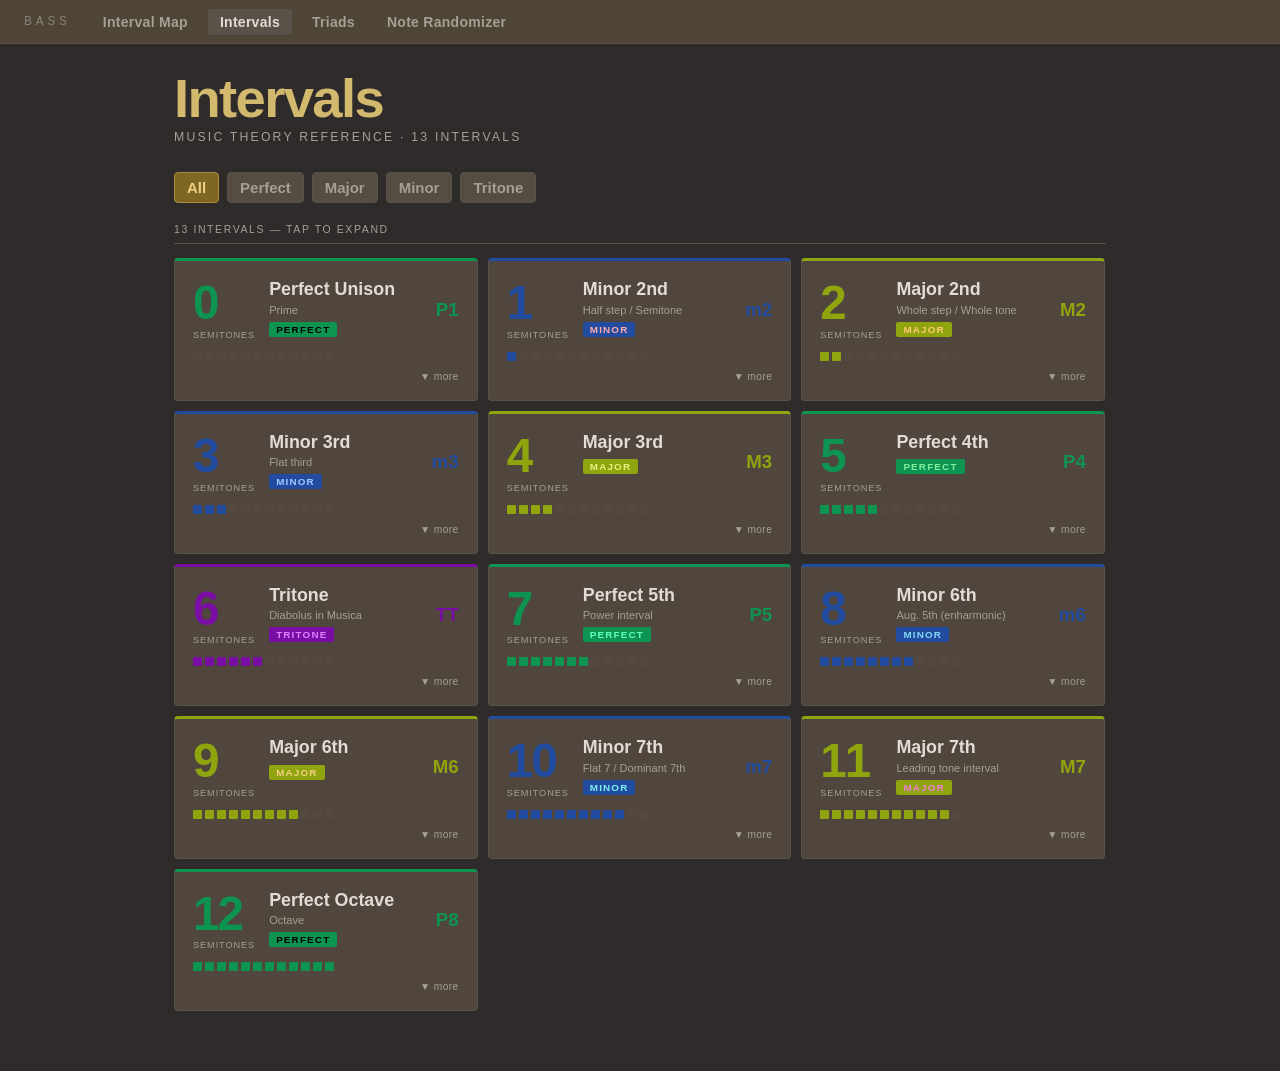
<file: bass/pages/intervals/index.html>
<!DOCTYPE html>
<html lang="en">
<head>
<meta charset="UTF-8">
<meta name="viewport" content="width=device-width, initial-scale=1.0, user-scalable=yes">
<title>Intervals &ndash; Music Theory</title>
<link rel="stylesheet" href="../../shared/styles.css">
<link rel="stylesheet" href="style.css">
<script src="../../shared/fretboard.js"></script>
<script src="../../shared/nav.js"></script>
</head>
<body>

<div class="page">

<h1>Intervals</h1>
<div class="subtitle">Music Theory Reference &middot; 13 Intervals</div>
<div class="filters" id="filters"></div>
<div class="section-label" id="section-label"></div>
<div class="grid" id="grid"></div>

</div><!-- .page -->

<script>
/* Quality colors from fretboard.js (Q_COLORS) — override "all" with a warm neutral */
var QC = {
  perfect: Q_COLORS.perfect,
  major:   Q_COLORS.major,
  minor:   Q_COLORS.minor,
  tritone: Q_COLORS.tritone,
  all:     IV_COLORS[9]    /* major 6th warm brown as the "all" accent */
};

/* Root key highlight uses the master root color */
var ROOT_COLOR = IV_COLORS[0];

var PAGE_INTERVALS = [
  { s:0,  name:'Perfect Unison', abbr:'P1', q:'perfect', ratio:'1:1',   deg:1,   alt:'Prime',                   char:'Same pitch. Complete identity \u2014 no tension at all.',                                         ex:['C \u2192 C'],                     songs:['Any doubled note'] },
  { s:1,  name:'Minor 2nd',      abbr:'m2', q:'minor',   ratio:'16:15', deg:2,   alt:'Half step / Semitone',    char:'Sharp, crunchy dissonance. Maximum tension. Creates urgency and unease.',                    ex:['C \u2192 D\u266d','E \u2192 F'],   songs:['Jaws theme','Beethoven 5th (opening)'] },
  { s:2,  name:'Major 2nd',      abbr:'M2', q:'major',   ratio:'9:8',   deg:2,   alt:'Whole step / Whole tone', char:'Adjacent scale tones. Mild tension, wants to resolve. The building block of scales.',        ex:['C \u2192 D','D \u2192 E'],        songs:['Happy Birthday (opening)'] },
  { s:3,  name:'Minor 3rd',      abbr:'m3', q:'minor',   ratio:'6:5',   deg:3,   alt:'Flat third',              char:'Dark, melancholic consonance. The soul of minor keys and the blues.',                         ex:['C \u2192 E\u266d','A \u2192 C'],   songs:['Smoke on the Water','Stairway to Heaven (riff)'] },
  { s:4,  name:'Major 3rd',      abbr:'M3', q:'major',   ratio:'5:4',   deg:3,   alt:'',                        char:'Bright, stable consonance. The defining sound of major keys \u2014 warmth and optimism.',      ex:['C \u2192 E','G \u2192 B'],        songs:['When the Saints Go Marching In'] },
  { s:5,  name:'Perfect 4th',    abbr:'P4', q:'perfect', ratio:'4:3',   deg:4,   alt:'',                        char:'Open, stable, slightly hollow. Powerful in bass lines. Inverts to a perfect 5th.',            ex:['C \u2192 F','G \u2192 C'],        songs:['Here Comes the Bride','Amazing Grace'] },
  { s:6,  name:'Tritone',        abbr:'TT', q:'tritone', ratio:'45:32', deg:4.5, alt:'Diabolus in Musica',      char:'Maximum instability. Equal division of the octave. Tense, ambiguous \u2014 demands resolution.', ex:['C \u2192 F\u266f','B \u2192 F'],  songs:['The Simpsons theme','Black Sabbath (riff)'] },
  { s:7,  name:'Perfect 5th',    abbr:'P5', q:'perfect', ratio:'3:2',   deg:5,   alt:'Power interval',          char:'The strongest consonance after the octave. Open, hollow, powerful. The basis of power chords.', ex:['C \u2192 G','G \u2192 D'],       songs:['Star Wars theme','Power chords in rock'] },
  { s:8,  name:'Minor 6th',      abbr:'m6', q:'minor',   ratio:'8:5',   deg:6,   alt:'Aug. 5th (enharmonic)',   char:'Mournful, yearning quality. Emotionally powerful and less common than the major 6th.',         ex:['C \u2192 A\u266d','E \u2192 C'],   songs:['The Entertainer (2nd phrase)'] },
  { s:9,  name:'Major 6th',      abbr:'M6', q:'major',   ratio:'5:3',   deg:6,   alt:'',                        char:'Warm, sweet consonance. Often paired with the 3rd. Inverts to a minor 3rd.',                  ex:['C \u2192 A','G \u2192 E'],        songs:['My Bonnie Lies Over the Ocean','NBC chime'] },
  { s:10, name:'Minor 7th',      abbr:'m7', q:'minor',   ratio:'16:9',  deg:7,   alt:'Flat 7 / Dominant 7th',  char:'The bluesy, funky 7th. Key to dominant 7th chords and the blues. Tense without harshness.',   ex:['C \u2192 B\u266d','G \u2192 F'],   songs:['Somewhere (West Side Story)'] },
  { s:11, name:'Major 7th',      abbr:'M7', q:'major',   ratio:'15:8',  deg:7,   alt:'Leading tone interval',  char:'Intense, yearning dissonance. One semitone below the octave \u2014 strong pull to resolve upward.', ex:['C \u2192 B','G \u2192 F\u266f'], songs:['Take On Me (A-ha)','Maj7 chords in jazz'] },
  { s:12, name:'Perfect Octave', abbr:'P8', q:'perfect', ratio:'2:1',   deg:8,   alt:'Octave',                 char:'Same note, doubled frequency. Complete resolution. The destination. Bass lines walk toward this.', ex:['C \u2192 C (high)'],           songs:['Somewhere Over the Rainbow (opening)'] }
];

var WHITE_NOTES = ['C','D','E','F','G','A','B','C'];
var BLACK_KEYS  = [
  { pct:14.3, semitone:1  },
  { pct:26.8, semitone:3  },
  { pct:51.8, semitone:6  },
  { pct:64.3, semitone:8  },
  { pct:76.8, semitone:10 }
];
var S2K = {
  0:{t:'w',i:0}, 1:{t:'b',i:0}, 2:{t:'w',i:1}, 3:{t:'b',i:1},
  4:{t:'w',i:2}, 5:{t:'w',i:3}, 6:{t:'b',i:2}, 7:{t:'w',i:4},
  8:{t:'b',i:3}, 9:{t:'w',i:5}, 10:{t:'b',i:4}, 11:{t:'w',i:6},
  12:{t:'w',i:7}
};

function esc(s) {
  return String(s).replace(/&/g,'&amp;').replace(/</g,'&lt;').replace(/>/g,'&gt;');
}

function buildKeyboard(semitones, qc) {
  var target = S2K[semitones];
  var whites = '';
  for (var i = 0; i < WHITE_NOTES.length; i++) {
    var isRoot   = (i === 0);
    var isTarget = target && target.t === 'w' && target.i === i && !isRoot;
    var bg = isRoot ? ROOT_COLOR : isTarget ? qc : '#ddd9d0';
    var tc = (isRoot || isTarget) ? (isRoot ? '#000' : '#e8e4dc') : '#555555';
    whites += '<div class="kw" style="background:' + bg + '">'
            + '<span class="kw-note" style="color:' + tc + '">' + WHITE_NOTES[i] + '</span>'
            + '</div>';
  }
  var blacks = '';
  for (var j = 0; j < BLACK_KEYS.length; j++) {
    var bk    = BLACK_KEYS[j];
    var isTgt = target && target.t === 'b' && bk.semitone === semitones;
    blacks += '<div class="kb" style="left:' + bk.pct + '%;background:' + (isTgt ? qc : '') + '"></div>';
  }
  return '<div class="kbd-wrap">'
       + '<div class="kbd-whites">' + whites + '</div>'
       + '<div class="kbd-blacks">' + blacks + '</div>'
       + '</div>';
}

function buildDots(semitones, qc) {
  var html = '';
  for (var i = 0; i < 12; i++) {
    html += '<div class="dot" style="background:' + (i < semitones ? qc : '#53493f') + '"></div>';
  }
  return html;
}

function buildCard(iv) {
  var qc      = QC[iv.q];
  var exTags  = iv.ex.map(function(e) { return '<span class="tag">' + esc(e) + '</span>'; }).join('');
  var songTags = iv.songs.map(function(s) {
    return '<span class="tag-song" style="border-color:' + qc + '">' + esc(s) + '</span>';
  }).join('');
  var altHtml = iv.alt ? '<div class="alt-name">' + esc(iv.alt) + '</div>' : '';

  /* Badge: dark background, light text derived from quality color */
  var badgeTx = IV_TEXT[Math.max(0, iv.s % 12)] || '#e8e4dc';

  return '<div class="card" style="border-top:3px solid ' + qc + '" onclick="toggle(' + iv.s + ')">'
    + '<div class="card-head">'
      + '<div>'
        + '<div class="semitones-num" style="color:' + qc + '">' + iv.s + '</div>'
        + '<div class="semitones-lbl">semitones</div>'
      + '</div>'
      + '<div class="name-col">'
        + '<div class="iname">' + esc(iv.name) + '</div>'
        + altHtml
        + '<div class="badge" style="background:' + qc + ';color:' + badgeTx + '">' + iv.q + '</div>'
      + '</div>'
      + '<div class="abbr-col" style="color:' + qc + '">' + iv.abbr + '</div>'
    + '</div>'
    + '<div class="dotbar">' + buildDots(iv.s, qc) + '</div>'
    + '<div class="details" id="d' + iv.s + '">'
      + '<hr class="divider" style="margin-top:14px">'
      + '<div class="meta-row">'
        + '<div><div class="meta-lbl">Ratio</div><div class="meta-val">' + iv.ratio + '</div></div>'
        + '<div><div class="meta-lbl">Scale degree</div><div class="meta-val">' + iv.deg + '</div></div>'
      + '</div>'
      + '<div class="character">' + esc(iv.char) + '</div>'
      + '<div class="tags-lbl">From C</div><div class="tags">' + exTags + '</div>'
      + '<div class="tags-lbl">Recognizable in</div><div class="tags">' + songTags + '</div>'
      + buildKeyboard(iv.s, qc)
    + '</div>'
    + '<div class="toggle-hint" id="h' + iv.s + '">\u25bc more</div>'
  + '</div>';
}

var activeFilter = 'all';
var expanded     = null;

function render() {
  var list = (activeFilter === 'all')
    ? PAGE_INTERVALS
    : PAGE_INTERVALS.filter(function(i) { return i.q === activeFilter; });

  document.getElementById('section-label').textContent =
    list.length + ' interval' + (list.length !== 1 ? 's' : '') + ' \u2014 tap to expand';

  var html = '';
  for (var i = 0; i < list.length; i++) html += buildCard(list[i]);
  document.getElementById('grid').innerHTML = html;

  if (expanded !== null) {
    var el = document.getElementById('d' + expanded);
    var h  = document.getElementById('h' + expanded);
    if (el) { el.classList.add('open'); h.textContent = '\u25b2 less'; }
  }
}

function toggle(s) {
  expanded = (expanded === s) ? null : s;
  render();
  if (expanded !== null) {
    var el = document.getElementById('d' + expanded);
    if (el) setTimeout(function() { el.scrollIntoView({ behavior:'smooth', block:'nearest' }); }, 60);
  }
}

function setFilter(q) {
  activeFilter = q;
  expanded     = null;
  document.querySelectorAll('.btn-filter').forEach(function(b) {
    b.classList.toggle('active', b.getAttribute('data-q') === q);
  });
  render();
}

/* Build filter buttons */
var filterDefs = [
  { q:'all',     label:'All'     },
  { q:'perfect', label:'Perfect' },
  { q:'major',   label:'Major'   },
  { q:'minor',   label:'Minor'   },
  { q:'tritone', label:'Tritone' }
];
var filtersHtml = '';
for (var fi = 0; fi < filterDefs.length; fi++) {
  var fd = filterDefs[fi];
  filtersHtml += '<button class="btn btn-filter" data-q="' + fd.q + '" onclick="setFilter(\'' + fd.q + '\')">'
               + fd.label + '</button>';
}
document.getElementById('filters').innerHTML = filtersHtml;

setFilter('all');
</script>

</body>
</html>
</file>
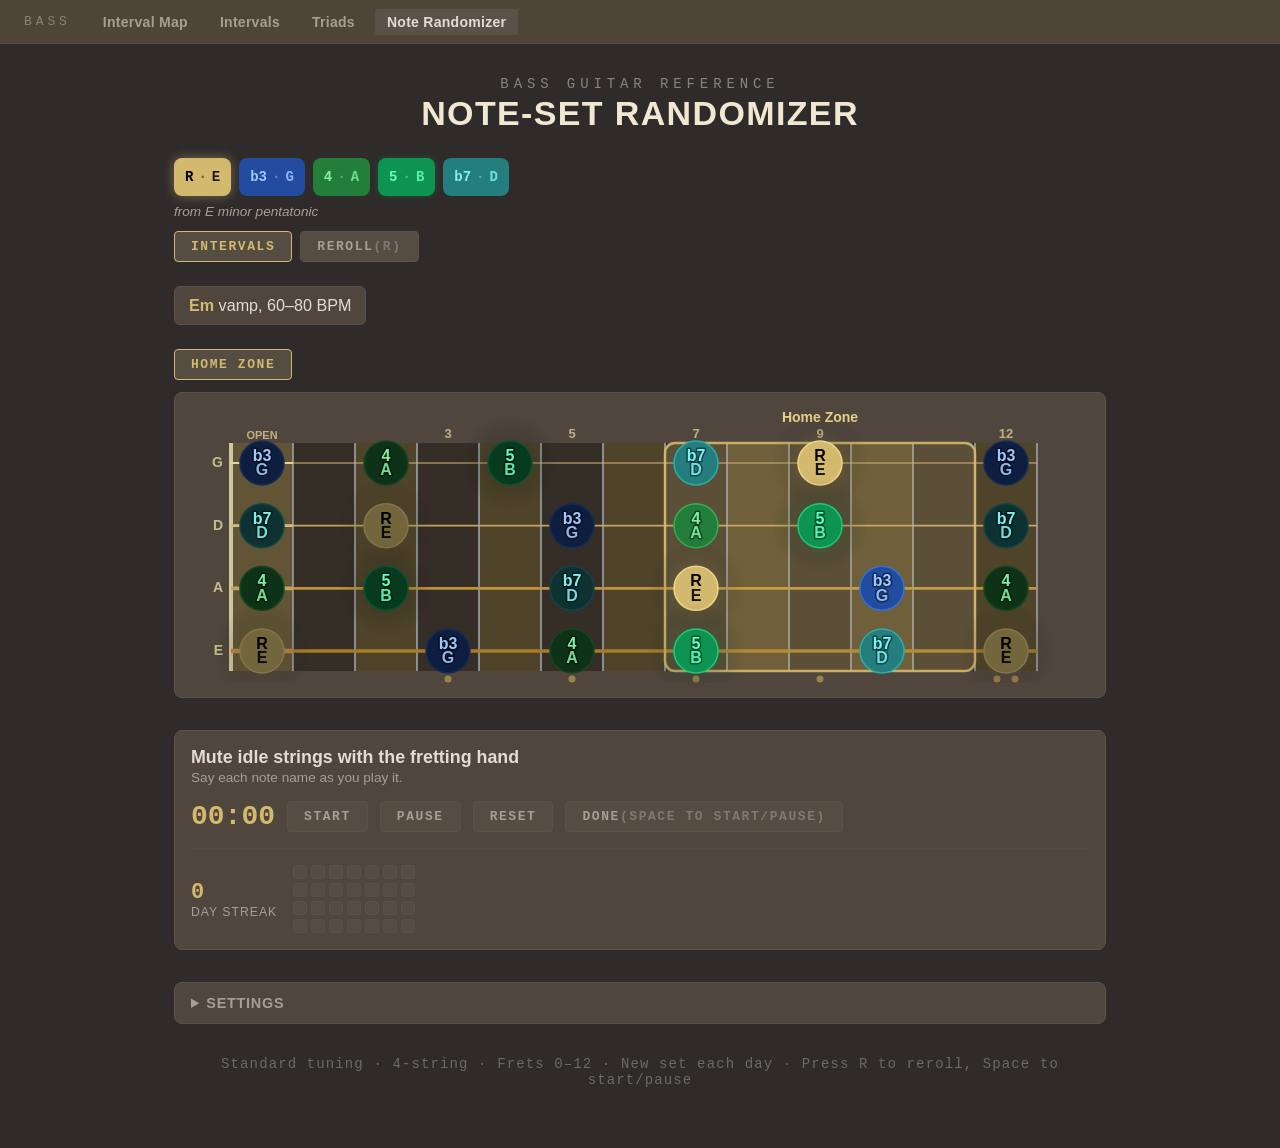
<file: bass/pages/note-randomizer/index.html>
<!DOCTYPE html>
<html lang="en">
<head>
<meta charset="UTF-8">
<meta name="viewport" content="width=device-width, initial-scale=1.0, user-scalable=yes">
<title>Bass Note-Set Randomizer</title>
<link rel="stylesheet" href="../../shared/styles.css">
<link rel="stylesheet" href="style.css">
<script src="../../shared/fretboard.js"></script>
<script src="noteset.js"></script>
<script src="session.js"></script>
<script src="../../shared/nav.js"></script>
</head>
<body>

<div class="page">

<div class="title-block">
  <h1>Bass Guitar Reference</h1>
  <h2>Note-Set Randomizer</h2>
</div>

<div class="today-set">
  <div class="chips-row" id="noteChips"></div>
  <div class="pool-label" id="poolLabel"></div>
  <div class="today-controls">
    <button class="btn btn-util active" id="labelToggle" onclick="toggleLabel()">Intervals</button>
    <button class="btn btn-util" id="rerollBtn" onclick="handleReroll()">Reroll <span style="opacity:0.55">(r)</span></button>
  </div>
</div>

<div class="drone-line" id="droneLine"></div>

<div class="zone-toggle-row">
  <button class="btn btn-util active" id="zoneToggle" onclick="toggleZoneFocus()">Home Zone</button>
</div>

<div class="neck-wrap">
  <canvas id="fretboard" width="880" height="276"></canvas>
</div>

<div class="session-wrap">
  <div class="focus-cue" id="focusCue"></div>
  <div class="focus-static-line">Say each note name as you play it.</div>

  <div class="timer-row">
    <div class="timer-readout" id="timerReadout">00:00</div>
    <button class="btn btn-util" id="startBtn" onclick="handleStart()">Start</button>
    <button class="btn btn-util" id="pauseBtn" onclick="handlePause()">Pause</button>
    <button class="btn btn-util" id="resetBtn" onclick="handleReset()">Reset</button>
    <button class="btn btn-util" id="doneBtn" onclick="handleDone()">Done <span style="opacity:0.55">(space to start/pause)</span></button>
  </div>

  <div class="timer-banner break" id="breakBanner">12 minutes in &mdash; good checkpoint for a quick form check or a short break.</div>
  <div class="timer-banner cap" id="capBanner">25 minutes in &mdash; a solid session. Wrap up whenever feels right.</div>
  <div class="timer-banner ready" id="readyBanner">10+ minutes in &mdash; marking Done now will count toward today's streak.</div>

  <div class="streak-row">
    <div>
      <div class="streak-number" id="streakNumber">0</div>
      <div class="streak-label">Day Streak</div>
    </div>
    <div id="calContainer"></div>
  </div>
</div>

<details class="settings-details">
  <summary>Settings</summary>

  <div class="settings-group">
    <div class="settings-group-label">Pools &mdash; Core</div>
    <div class="checkbox-row" id="corePoolChecks"></div>
  </div>

  <div class="settings-group">
    <div class="settings-group-label">Pools &mdash; Modal (opt-in)</div>
    <div class="checkbox-row" id="modalPoolChecks"></div>
  </div>

  <div class="settings-group">
    <div class="settings-group-label">Root Notes</div>
    <div class="checkbox-row" id="rootChecks"></div>
    <div class="checkbox-row" style="margin-top:8px">
      <div class="checkbox-item">
        <input type="checkbox" id="easyRootsCheck">
        <label for="easyRootsCheck">Easy roots only (E, A, D, G, C, F)</label>
      </div>
    </div>
  </div>

  <div class="settings-group">
    <div class="checkbox-row">
      <div class="checkbox-item">
        <input type="checkbox" id="surpriseModeCheck">
        <label for="surpriseModeCheck">Surprise mode (don't guarantee the 5th)</label>
      </div>
    </div>
  </div>
</details>

<div class="footer-note">Standard tuning &middot; 4-string &middot; Frets 0&ndash;12 &middot; New set each day &middot; Press R to reroll, Space to start/pause</div>

</div><!-- .page -->

<script>
/* ---- State ---- */
var todayStr, rerollCount, settings, comboHistory, currentSet;
var showNames = false;       /* show intervals first, matching the triads page's default */
var dimOutOfZone = true;     /* "Home Zone" view emphasized by default */

var DEFAULT_SETTINGS = {
  enabledRoots: [0,1,2,3,4,5,6,7,8,9,10,11],
  enabledPools: CORE_POOL_IDS.slice(),
  easyRootsOnly: false,
  surpriseMode: false
};

/* Canvas state */
var fbCanvas, fbCtx, fbLayout;

/* Session timer */
var timer;

/* ---- Date helper (local calendar date, not UTC) ---- */
function localDateStr(d) {
  d = d || new Date();
  var y = d.getFullYear();
  var m = ('0' + (d.getMonth() + 1)).slice(-2);
  var day = ('0' + d.getDate()).slice(-2);
  return y + '-' + m + '-' + day;
}

/* ---- Home zone ---- */
function computeHomeZone(rootPc) {
  var rootPositions = positionsFor([rootPc], BASS_OPEN, 12);
  var frets = rootPositions.map(function(p) { return p.fret; });
  var fromFret3 = frets.filter(function(f) { return f >= 3; });
  var startFret = fromFret3.length ? Math.min.apply(null, fromFret3) : Math.min.apply(null, frets);
  return { fretStart: startFret, fretEnd: Math.min(startFret + 4, 12) };
}

/* ---- Fretboard ---- */
function initFretboard() {
  fbCanvas = document.getElementById('fretboard');
  fbCtx    = fbCanvas.getContext('2d');
  fbLayout = makeNeckLayout(fbCanvas, {
    numFrets:  13,
    dotRadius: 22,   /* room for two 16px label lines (primary + sublabel) */
    margins:   { L:56, R:18, T:56, B:32 }
  });
}

function renderFretboard() {
  drawNeck(fbCtx, fbLayout, { showOpenLabel: true });

  var zone = computeHomeZone(currentSet.root.pc);
  drawZoneHighlight(fbCtx, fbLayout, zone, {
    label:       'Home Zone',
    labelColor:  '#e8d08a',
    labelFont:   '700 14px -apple-system,"Helvetica Neue",Arial,sans-serif',
    fillAlpha:   0.24,
    strokeAlpha: 0.9,
    lineWidth:   2.5,
    pad:         20     /* keep the border clear of the fret-number row */
  });

  var pcs = currentSet.notes.map(function(n) { return n.pc; });
  var noteByPc = {};
  currentSet.notes.forEach(function(n) { noteByPc[n.pc] = n; });

  var positions = positionsFor(pcs, BASS_OPEN, 12);
  positions.forEach(function(p) {
    var n = noteByPc[p.pc];
    var ivIndex = (p.pc === currentSet.root.pc) ? 0 : ((p.pc - currentSet.root.pc + 12) % 12);
    var label    = showNames ? n.name : n.interval;
    var sublabel = showNames ? n.interval : n.name;
    var inZone = p.fret >= zone.fretStart && p.fret <= zone.fretEnd;
    /* Root text is dark (no outline), so it gets a lighter dim to stay readable */
    var shade = (!dimOutOfZone || inZone) ? 0 : (ivIndex === 0 ? 0.45 : 0.6);
    drawNoteDot(fbCtx, fbLayout.fretX(p.fret), fbLayout.strY(p.string), fbLayout.dotRadius, ivIndex, label, sublabel, {
      shade: shade, labelPx: 16, sublabelPx: 16, labelDy: -2  /* -2 centres the pair */
    });
  });
}

/* ---- Chips / pool label / drone ---- */
function renderChips() {
  var el = document.getElementById('noteChips');
  el.innerHTML = '';
  currentSet.notes.forEach(function(n) {
    var isRoot = n.pc === currentSet.root.pc;
    var ivIndex = isRoot ? 0 : ((n.pc - currentSet.root.pc + 12) % 12);
    var chip = document.createElement('div');
    chip.className = 'note-chip iv-' + ivIndex + (isRoot ? ' note-chip-root' : '');
    var primary = document.createElement('span');
    primary.className = 'note-chip-primary';
    primary.textContent = showNames ? n.name : n.interval;
    var secondary = document.createElement('span');
    secondary.className = 'note-chip-secondary';
    secondary.textContent = showNames ? n.interval : n.name;
    chip.appendChild(primary);
    chip.appendChild(secondary);
    el.appendChild(chip);
  });
  document.getElementById('poolLabel').textContent = 'from ' + currentSet.pool.label;
}

function renderDrone() {
  var el = document.getElementById('droneLine');
  el.innerHTML = '';
  var strong = document.createElement('strong');
  strong.textContent = currentSet.drone.chord;
  el.appendChild(strong);
  el.appendChild(document.createTextNode(' ' + currentSet.drone.suggestion.slice(currentSet.drone.chord.length).trim()));
}

/* ---- Master render ---- */
function renderAll() {
  renderChips();
  renderDrone();
  renderFretboard();
}

/* ---- Toggles ---- */
function toggleLabel() {
  showNames = !showNames;
  document.getElementById('labelToggle').textContent = showNames ? 'Note Names' : 'Intervals';
  renderAll();
}

function toggleZoneFocus() {
  dimOutOfZone = !dimOutOfZone;
  document.getElementById('zoneToggle').textContent = dimOutOfZone ? 'Home Zone' : 'Full Neck';
  document.getElementById('zoneToggle').classList.toggle('active', dimOutOfZone);
  renderFretboard();
}

/* ---- Reroll ---- */
function handleReroll() {
  rerollCount = bumpRerollCount(todayStr);
  currentSet = generateSet(todayStr, rerollCount, settings, comboHistory);
  comboHistory = recordHistoryEntry(todayStr, currentSet.root.pc, currentSet.pool.id);
  renderAll();
}

/* ---- Timer wiring ---- */
function formatMMSS(ms) {
  var totalSec = Math.floor(ms / 1000);
  var m = Math.floor(totalSec / 60);
  var s = totalSec % 60;
  return (m < 10 ? '0' : '') + m + ':' + (s < 10 ? '0' : '') + s;
}

function initTimer() {
  timer = makeSessionTimer({
    onTick: function(elapsedMs) {
      document.getElementById('timerReadout').textContent = formatMMSS(elapsedMs);
    },
    onWorkPrompt: function() {
      document.getElementById('breakBanner').classList.add('show');
    },
    onCapMessage: function() {
      document.getElementById('capBanner').classList.add('show');
    },
    onDoneEligible: function() {
      document.getElementById('readyBanner').classList.add('show');
    }
  });
  timer.reset();  /* drives the readout to 00:00 via the real tick path, not static markup */
}

function handleStart() { timer.start(); }
function handlePause() { timer.pause(); }
function handleReset() {
  timer.reset();
  ['breakBanner', 'capBanner', 'readyBanner'].forEach(function(id) {
    document.getElementById(id).classList.remove('show');
  });
}
function handleDone() {
  updateStreakUI(recordPracticeDay(todayStr));
}

/* ---- Streak ---- */
function updateStreakUI(streakState) {
  streakState = streakState || getStreak();
  document.getElementById('streakNumber').textContent = streakState.currentStreak;
  render4WeekCalendar(document.getElementById('calContainer'), streakState.log, todayStr);
}

/* ---- Settings panel ---- */
function toggleInArray(arr, value) {
  var i = arr.indexOf(value);
  if (i === -1) arr.push(value); else arr.splice(i, 1);
}

function buildPoolChecks(containerId, poolIds) {
  var c = document.getElementById(containerId);
  poolIds.forEach(function(id) {
    var pool = POOLS[id];
    var item = document.createElement('div');
    item.className = 'checkbox-item';
    var cb = document.createElement('input');
    cb.type = 'checkbox';
    cb.id = 'pool-' + id;
    cb.checked = settings.enabledPools.indexOf(id) !== -1;
    cb.onchange = function() {
      toggleInArray(settings.enabledPools, id);
      saveSettings(settings);
    };
    var lbl = document.createElement('label');
    lbl.setAttribute('for', cb.id);
    lbl.textContent = pool.label;
    item.appendChild(cb);
    item.appendChild(lbl);
    c.appendChild(item);
  });
}

function buildRootChecks() {
  var c = document.getElementById('rootChecks');
  NOTES.forEach(function(name, pc) {
    var item = document.createElement('div');
    item.className = 'checkbox-item';
    var cb = document.createElement('input');
    cb.type = 'checkbox';
    cb.id = 'root-' + pc;
    cb.checked = settings.enabledRoots.indexOf(pc) !== -1;
    cb.onchange = function() {
      toggleInArray(settings.enabledRoots, pc);
      saveSettings(settings);
    };
    var lbl = document.createElement('label');
    lbl.setAttribute('for', cb.id);
    lbl.textContent = name;
    item.appendChild(cb);
    item.appendChild(lbl);
    c.appendChild(item);
  });
}

function buildSettingsUI() {
  buildPoolChecks('corePoolChecks', CORE_POOL_IDS);
  buildPoolChecks('modalPoolChecks', MODAL_POOL_IDS);
  buildRootChecks();

  var easyCb = document.getElementById('easyRootsCheck');
  easyCb.checked = settings.easyRootsOnly;
  easyCb.onchange = function() { settings.easyRootsOnly = easyCb.checked; saveSettings(settings); };

  var surpriseCb = document.getElementById('surpriseModeCheck');
  surpriseCb.checked = settings.surpriseMode;
  surpriseCb.onchange = function() { settings.surpriseMode = surpriseCb.checked; saveSettings(settings); };
}

/* ---- Keyboard shortcuts ---- */
function onKeyDown(e) {
  var tag = (e.target && e.target.tagName) || '';
  if (tag === 'INPUT' || tag === 'SELECT' || tag === 'TEXTAREA') return;
  if (e.key === 'r' || e.key === 'R') {
    handleReroll();
  } else if (e.key === ' ') {
    e.preventDefault();
    if (timer.getState() === 'running') timer.pause(); else timer.start();
  }
}

/* ---- Boot ---- */
function boot() {
  todayStr     = localDateStr();
  settings     = getSettings(DEFAULT_SETTINGS);
  comboHistory = getHistory();
  rerollCount  = getRerollCount(todayStr);
  currentSet   = generateSet(todayStr, rerollCount, settings, comboHistory);
  comboHistory = recordHistoryEntry(todayStr, currentSet.root.pc, currentSet.pool.id);

  document.getElementById('focusCue').textContent = focusCueForDate(todayStr);

  buildSettingsUI();
  initFretboard();
  renderAll();
  initTimer();
  updateStreakUI();

  document.addEventListener('keydown', onKeyDown);
}

boot();
</script>

</body>
</html>
</file>
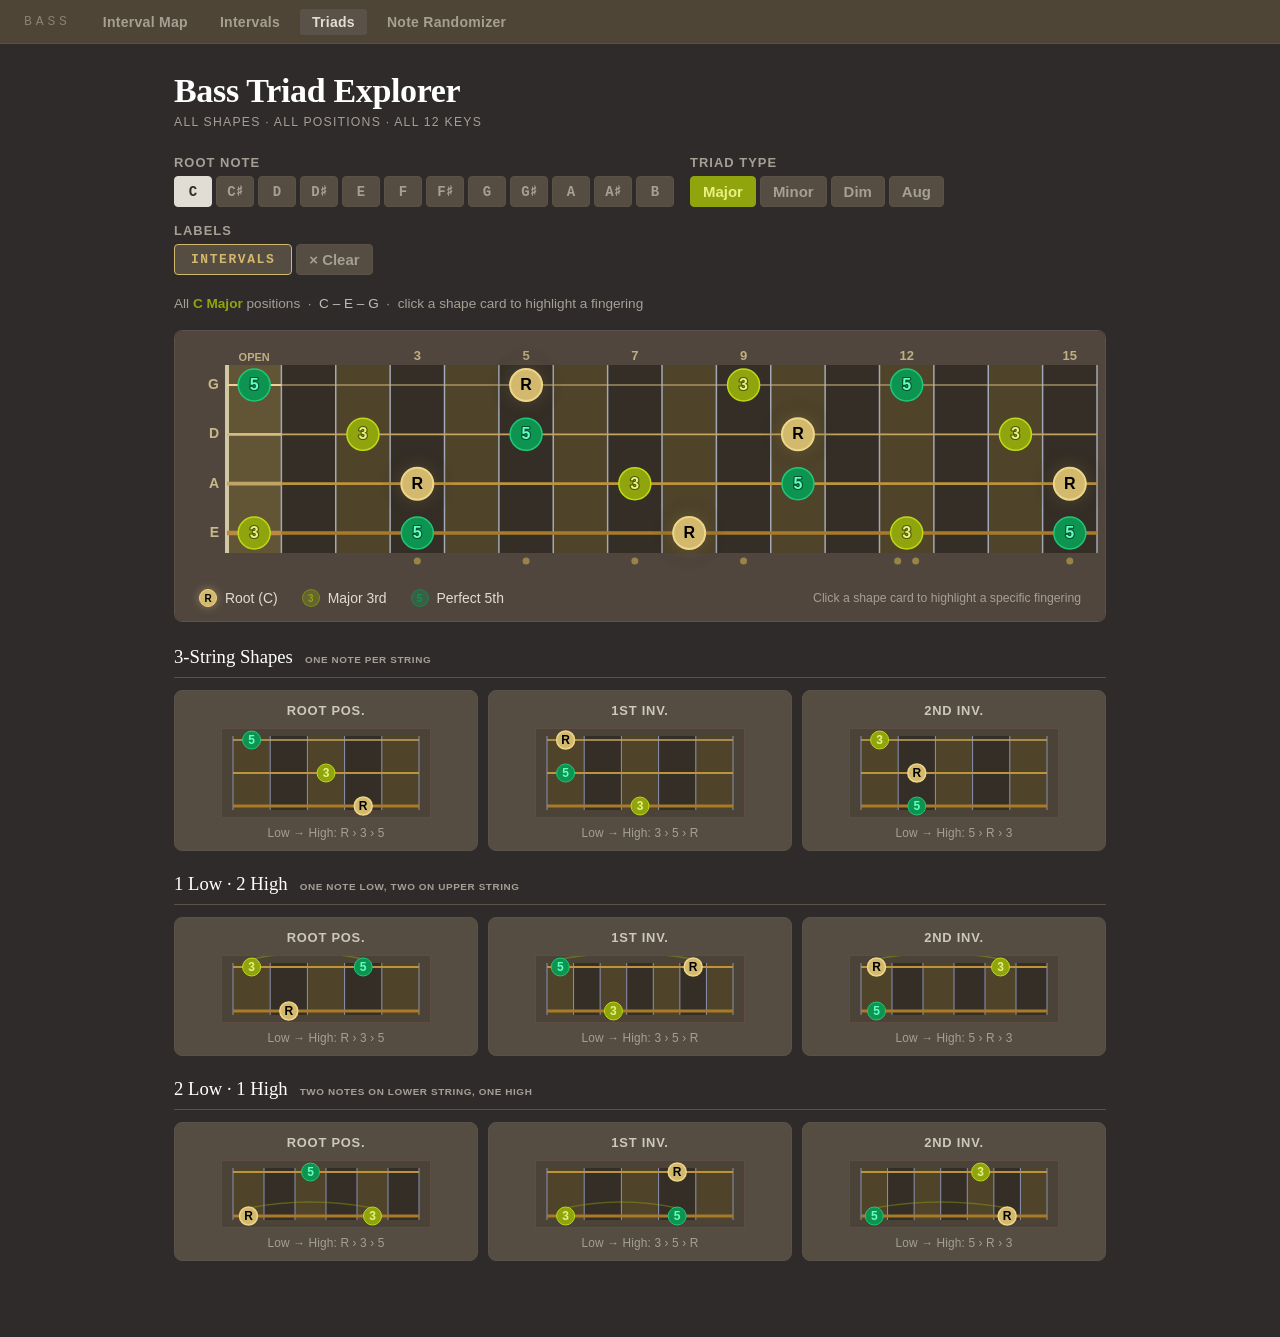
<file: bass/pages/triads/index.html>
<!DOCTYPE html>
<html lang="en">
<head>
<meta charset="UTF-8">
<meta name="viewport" content="width=device-width, initial-scale=1.0, user-scalable=yes">
<title>Bass Triad Explorer</title>
<link rel="stylesheet" href="../../shared/styles.css">
<link rel="stylesheet" href="style.css">
<script src="../../shared/fretboard.js"></script>
<script src="../../shared/nav.js"></script>
</head>
<body>
<div class="page">

  <div class="header">
    <h1>Bass Triad Explorer</h1>
    <p>All shapes &middot; All positions &middot; All 12 keys</p>
  </div>

  <div class="controls">
    <div class="control-group">
      <div class="control-label">Root Note</div>
      <div class="btn-row" id="rootBtns"></div>
    </div>
    <div class="control-group">
      <div class="control-label">Triad Type</div>
      <div class="btn-row" id="typeBtns"></div>
    </div>
    <div class="control-group">
      <div class="control-label">Labels</div>
      <div class="btn-row">
        <button class="btn btn-util active" id="labelToggle" onclick="toggleLabel()">Intervals</button>
        <button class="btn btn-clear" onclick="clearShape()">&times; Clear</button>
      </div>
    </div>
  </div>

  <div class="status-bar" id="statusBar">
    Select a shape card below to highlight its fingering on the neck.
  </div>

  <div class="neck-wrap">
    <canvas id="neck" width="940" height="232"></canvas>
    <div class="legend-row" style="margin-top:12px" id="neckLegend">
      <div class="legend-item">
        <div class="legend-dot iv-0" id="legendDot0">R</div>
        <span id="legendR">Root</span>
      </div>
      <div class="legend-item">
        <div class="legend-dot" id="legendDot1">3</div>
        <span id="legend3">Major 3rd</span>
      </div>
      <div class="legend-item">
        <div class="legend-dot" id="legendDot2">5</div>
        <span id="legend5">Perfect 5th</span>
      </div>
      <div class="legend-right">Click a shape card to highlight a specific fingering</div>
    </div>
  </div>

  <div id="shapeSections"></div>

</div><!-- .page -->

<script>
/* ---- Triad-specific data (renamed to avoid colliding with fretboard.js globals) ---- */
var FRETS     = 16;
var MAX_FRET  = 15;
var FRET_MARKS_EXT = [15];   /* fret 15 marker beyond the shared FB_FRET_MARKS */

var TRIAD_INTERVALS = { major:[0,4,7], minor:[0,3,7], dim:[0,3,6], aug:[0,4,8] };
var INT_LABELS = {
  major:['R','3','5'], minor:['R','b3','5'],
  dim:  ['R','b3','b5'], aug:['R','3','#5']
};
var INT_NAMES = [
  ['Root','Major 3rd','Perfect 5th'],
  ['Root','Minor 3rd','Perfect 5th'],
  ['Root','Minor 3rd','Dim. 5th'],
  ['Root','Major 3rd','Aug. 5th']
];
var TYPE_KEYS  = ['major','minor','dim','aug'];
var TYPE_NAMES = ['Major','Minor','Dim','Aug'];

/* INT_COLORS: per-role colors computed from IV_COLORS for the current type */
function getIntColors() {
  return TRIAD_INTERVALS[selType].map(function(i) { return IV_COLORS[i]; });
}

var SHAPES = [
  {cat:'3s',  type:'major',inv:'Root Pos.',ai:0, notes:[{d:0,i:0,li:0},{d:1,i:4,li:1},{d:2,i:7,li:2}]},
  {cat:'3s',  type:'major',inv:'1st Inv.', ai:4, notes:[{d:0,i:4,li:1},{d:1,i:7,li:2},{d:2,i:12,li:0}]},
  {cat:'3s',  type:'major',inv:'2nd Inv.', ai:7, notes:[{d:0,i:7,li:2},{d:1,i:12,li:0},{d:2,i:16,li:1}]},
  {cat:'3s',  type:'minor',inv:'Root Pos.',ai:0, notes:[{d:0,i:0,li:0},{d:1,i:3,li:1},{d:2,i:7,li:2}]},
  {cat:'3s',  type:'minor',inv:'1st Inv.', ai:3, notes:[{d:0,i:3,li:1},{d:1,i:7,li:2},{d:2,i:12,li:0}]},
  {cat:'3s',  type:'minor',inv:'2nd Inv.', ai:7, notes:[{d:0,i:7,li:2},{d:1,i:12,li:0},{d:2,i:15,li:1}]},
  {cat:'3s',  type:'dim',  inv:'Root Pos.',ai:0, notes:[{d:0,i:0,li:0},{d:1,i:3,li:1},{d:2,i:6,li:2}]},
  {cat:'3s',  type:'dim',  inv:'1st Inv.', ai:3, notes:[{d:0,i:3,li:1},{d:1,i:6,li:2},{d:2,i:12,li:0}]},
  {cat:'3s',  type:'dim',  inv:'2nd Inv.', ai:6, notes:[{d:0,i:6,li:2},{d:1,i:12,li:0},{d:2,i:15,li:1}]},
  {cat:'3s',  type:'aug',  inv:'Root Pos.',ai:0, notes:[{d:0,i:0,li:0},{d:1,i:4,li:1},{d:2,i:8,li:2}]},
  {cat:'3s',  type:'aug',  inv:'1st Inv.', ai:4, notes:[{d:0,i:4,li:1},{d:1,i:8,li:2},{d:2,i:12,li:0}]},
  {cat:'3s',  type:'aug',  inv:'2nd Inv.', ai:8, notes:[{d:0,i:8,li:2},{d:1,i:12,li:0},{d:2,i:16,li:1}]},
  {cat:'1l2h',type:'major',inv:'Root Pos.',ai:0, notes:[{d:0,i:0,li:0},{d:1,i:4,li:1},{d:1,i:7,li:2}]},
  {cat:'1l2h',type:'major',inv:'1st Inv.', ai:4, notes:[{d:0,i:4,li:1},{d:1,i:7,li:2},{d:1,i:12,li:0}]},
  {cat:'1l2h',type:'major',inv:'2nd Inv.', ai:7, notes:[{d:0,i:7,li:2},{d:1,i:12,li:0},{d:1,i:16,li:1}]},
  {cat:'1l2h',type:'minor',inv:'Root Pos.',ai:0, notes:[{d:0,i:0,li:0},{d:1,i:3,li:1},{d:1,i:7,li:2}]},
  {cat:'1l2h',type:'minor',inv:'1st Inv.', ai:3, notes:[{d:0,i:3,li:1},{d:1,i:7,li:2},{d:1,i:12,li:0}]},
  {cat:'1l2h',type:'minor',inv:'2nd Inv.', ai:7, notes:[{d:0,i:7,li:2},{d:1,i:12,li:0},{d:1,i:15,li:1}]},
  {cat:'1l2h',type:'dim',  inv:'Root Pos.',ai:0, notes:[{d:0,i:0,li:0},{d:1,i:3,li:1},{d:1,i:6,li:2}]},
  {cat:'1l2h',type:'dim',  inv:'1st Inv.', ai:3, notes:[{d:0,i:3,li:1},{d:1,i:6,li:2},{d:1,i:12,li:0}]},
  {cat:'1l2h',type:'dim',  inv:'2nd Inv.', ai:6, notes:[{d:0,i:6,li:2},{d:1,i:12,li:0},{d:1,i:15,li:1}]},
  {cat:'1l2h',type:'aug',  inv:'Root Pos.',ai:0, notes:[{d:0,i:0,li:0},{d:1,i:4,li:1},{d:1,i:8,li:2}]},
  {cat:'1l2h',type:'aug',  inv:'1st Inv.', ai:4, notes:[{d:0,i:4,li:1},{d:1,i:8,li:2},{d:1,i:12,li:0}]},
  {cat:'1l2h',type:'aug',  inv:'2nd Inv.', ai:8, notes:[{d:0,i:8,li:2},{d:1,i:12,li:0},{d:1,i:16,li:1}]},
  {cat:'2l1h',type:'major',inv:'Root Pos.',ai:0, notes:[{d:0,i:0,li:0},{d:0,i:4,li:1},{d:1,i:7,li:2}]},
  {cat:'2l1h',type:'major',inv:'1st Inv.', ai:4, notes:[{d:0,i:4,li:1},{d:0,i:7,li:2},{d:1,i:12,li:0}]},
  {cat:'2l1h',type:'major',inv:'2nd Inv.', ai:7, notes:[{d:0,i:7,li:2},{d:0,i:12,li:0},{d:1,i:16,li:1}]},
  {cat:'2l1h',type:'minor',inv:'Root Pos.',ai:0, notes:[{d:0,i:0,li:0},{d:0,i:3,li:1},{d:1,i:7,li:2}]},
  {cat:'2l1h',type:'minor',inv:'1st Inv.', ai:3, notes:[{d:0,i:3,li:1},{d:0,i:7,li:2},{d:1,i:12,li:0}]},
  {cat:'2l1h',type:'minor',inv:'2nd Inv.', ai:7, notes:[{d:0,i:7,li:2},{d:0,i:12,li:0},{d:1,i:15,li:1}]},
  {cat:'2l1h',type:'dim',  inv:'Root Pos.',ai:0, notes:[{d:0,i:0,li:0},{d:0,i:3,li:1},{d:1,i:6,li:2}]},
  {cat:'2l1h',type:'dim',  inv:'1st Inv.', ai:3, notes:[{d:0,i:3,li:1},{d:0,i:6,li:2},{d:1,i:12,li:0}]},
  {cat:'2l1h',type:'dim',  inv:'2nd Inv.', ai:6, notes:[{d:0,i:6,li:2},{d:0,i:12,li:0},{d:1,i:15,li:1}]},
  {cat:'2l1h',type:'aug',  inv:'Root Pos.',ai:0, notes:[{d:0,i:0,li:0},{d:0,i:4,li:1},{d:1,i:8,li:2}]},
  {cat:'2l1h',type:'aug',  inv:'1st Inv.', ai:4, notes:[{d:0,i:4,li:1},{d:0,i:8,li:2},{d:1,i:12,li:0}]},
  {cat:'2l1h',type:'aug',  inv:'2nd Inv.', ai:8, notes:[{d:0,i:8,li:2},{d:0,i:12,li:0},{d:1,i:16,li:1}]},
];

/* ---- Canvas setup (using shared makeNeckLayout) ---- */
var selRoot = 0, selType = 'major', showNames = false, activeShape = null;

var neckCanvas  = document.getElementById('neck');
var nctx        = neckCanvas.getContext('2d');
var neckLayout  = makeNeckLayout(neckCanvas, {
  numFrets:  FRETS,
  dotRadius: 16,
  margins:   { L:52, R:18, T:40, B:44 }
});

/* Convenience aliases for legacy helper functions below */
function fretX(f) { return neckLayout.fretX(f); }
function strY(s)  { return neckLayout.strY(s);  }
var DOT_R = neckLayout.dotRadius;

/* ---- Neck rendering ---- */
function renderNeck() {
  /* Draw static neck using shared utility */
  drawNeck(nctx, neckLayout, {
    showOpenLabel:  true,
    extraFretMarks: FRET_MARKS_EXT
  });

  /* Shape highlight overlay */
  if (activeShape) findInstances(activeShape).forEach(function(inst) { drawHighlight(inst); });

  /* Note dots for current triad */
  var intColors = getIntColors();
  var triadPCs  = TRIAD_INTERVALS[selType].map(function(i) { return (selRoot + i) % 12; });
  for (var s = 0; s < 4; s++) {
    for (var fret = 0; fret < FRETS; fret++) {
      var pc = (BASS_OPEN[s] + fret) % 12;
      var ii = triadPCs.indexOf(pc);
      if (ii >= 0) drawTriadDot(s, fret, ii, intColors);
    }
  }
}

/* Triad-specific dot: root is solid, non-roots are semi-transparent */
function drawTriadDot(s, f, intIdx, intColors) {
  var x      = fretX(f), y = strY(s);
  var ivIdx  = TRIAD_INTERVALS[selType][intIdx];
  var col    = intColors[intIdx];
  var bd     = IV_BORDER[ivIdx];
  var tx     = IV_TEXT[ivIdx];
  var isRoot = (intIdx === 0);
  var label  = showNames ? NOTES[(BASS_OPEN[s]+f)%12] : INT_LABELS[selType][intIdx];

  if (isRoot) {
    var grd = nctx.createRadialGradient(x, y, 0, x, y, DOT_R * 2.4);
    grd.addColorStop(0, col + '48'); grd.addColorStop(1, 'transparent');
    nctx.beginPath(); nctx.arc(x, y, DOT_R * 2.4, 0, Math.PI * 2);
    nctx.fillStyle = grd; nctx.fill();
  }

  nctx.beginPath(); nctx.arc(x, y, DOT_R, 0, Math.PI * 2);
  nctx.fillStyle   = col;
  nctx.strokeStyle = bd;
  nctx.lineWidth   = isRoot ? 2 : 1.5;
  nctx.fill(); nctx.stroke();

  var sm = label && label.length > 1;
  nctx.font = '800 ' + Math.round(DOT_R * (sm ? 0.8 : 1.0)) + 'px ' + FB_DOT_FONT;
  nctx.textAlign = 'center'; nctx.textBaseline = 'middle';
  if (!isRoot) {
    nctx.lineJoin = 'round'; nctx.strokeStyle = 'rgba(0,0,0,0.45)'; nctx.lineWidth = Math.max(2, DOT_R * 0.14);
    nctx.strokeText(label, x, y + 0.5);
  }
  nctx.fillStyle = tx;
  nctx.fillText(label, x, y + 0.5);
}

/* ---- Shape highlight overlay ---- */
function drawHighlight(inst) {
  var col   = TYPE_COLORS[selType];
  var byStr = {};
  inst.forEach(function(p) { (byStr[p.s] = byStr[p.s] || []).push(p); });

  Object.keys(byStr).forEach(function(k) {
    var grp = byStr[k];
    if (grp.length < 2) return;
    grp.sort(function(a,b) { return a.f - b.f; });
    var gy = strY(grp[0].s);
    var x1 = fretX(grp[0].f), x2 = fretX(grp[1].f);
    nctx.beginPath();
    nctx.moveTo(x1, gy - DOT_R - 2);
    nctx.quadraticCurveTo((x1+x2)/2, gy - DOT_R * 3.5, x2, gy - DOT_R - 2);
    nctx.strokeStyle = col + '90'; nctx.lineWidth = 2; nctx.stroke();
  });

  var seen = {}, unique = [];
  inst.forEach(function(p) {
    var key = p.s + ':' + p.f;
    if (!seen[key]) { seen[key] = true; unique.push(p); }
  });

  if (unique.length >= 2) {
    var sorted = unique.slice().sort(function(a,b) { return b.s - a.s || a.f - b.f; });
    nctx.beginPath();
    sorted.forEach(function(p, i) {
      var px = fretX(p.f), py = strY(p.s);
      if (i === 0) nctx.moveTo(px, py); else nctx.lineTo(px, py);
    });
    if (unique.length === 3) nctx.closePath();
    nctx.fillStyle = col + '18'; nctx.fill();
    nctx.strokeStyle = col + '55'; nctx.lineWidth = 1.5; nctx.stroke();
  }

  var xs = inst.map(function(p) { return fretX(p.f); });
  var ys = inst.map(function(p) { return strY(p.s); });
  var pad = DOT_R + 7;
  var bx  = Math.min.apply(null,xs) - pad;
  var by  = Math.min.apply(null,ys) - pad;
  var bw  = Math.max.apply(null,xs) - Math.min.apply(null,xs) + pad*2;
  var bh  = Math.max.apply(null,ys) - Math.min.apply(null,ys) + pad*2;
  nctx.beginPath(); roundRect(nctx, bx, by, bw, bh, 8);
  nctx.fillStyle = col + '12'; nctx.fill();
  nctx.strokeStyle = col + '58'; nctx.lineWidth = 2; nctx.stroke();
}

function roundRect(ctx, x, y, w, h, r) {
  ctx.moveTo(x+r,y); ctx.lineTo(x+w-r,y); ctx.quadraticCurveTo(x+w,y,x+w,y+r);
  ctx.lineTo(x+w,y+h-r); ctx.quadraticCurveTo(x+w,y+h,x+w-r,y+h);
  ctx.lineTo(x+r,y+h); ctx.quadraticCurveTo(x,y+h,x,y+h-r);
  ctx.lineTo(x,y+r); ctx.quadraticCurveTo(x,y,x+r,y); ctx.closePath();
}

/* ---- findInstances ---- */
function findInstances(shape) {
  var instances = [];
  var anchorPC  = (selRoot + shape.ai) % 12;
  var maxD      = Math.max.apply(null, shape.notes.map(function(n) { return n.d; }));
  for (var baseStr = 3; baseStr >= maxD; baseStr--) {
    var openNote = BASS_OPEN[baseStr];
    for (var oct = 0; oct <= 1; oct++) {
      var af = (anchorPC - openNote + 12) % 12 + oct * 12;
      if (af > MAX_FRET) continue;
      var positions = shape.notes.map(function(n) {
        return { s: baseStr - n.d, f: af + (n.i - shape.ai) - n.d*5, li: n.li };
      });
      if (positions.every(function(p) { return p.f >= 0 && p.f <= MAX_FRET && p.s >= 0 && p.s <= 3; }))
        instances.push(positions);
    }
  }
  return instances;
}

/* ---- Mini card drawing ---- */
function drawMiniCard(canvas, shape, typeKey, isActive) {
  var ctx = canvas.getContext('2d');
  var W   = canvas.width, H = canvas.height;
  ctx.clearRect(0, 0, W, H);
  var col       = TYPE_COLORS[typeKey];
  var intColors = TRIAD_INTERVALS[typeKey].map(function(i) { return IV_COLORS[i]; });

  ctx.fillStyle = '#4c4338';
  ctx.fillRect(0, 0, W, H);

  var offsets  = shape.notes.map(function(n) { return (n.i - shape.ai) - n.d*5; });
  var minOff   = Math.min.apply(null, offsets);
  var maxOff   = Math.max.apply(null, offsets);
  var totalFrets = Math.max(maxOff - minOff + 2, 5);
  var maxD     = Math.max.apply(null, shape.notes.map(function(n) { return n.d; }));

  var Lm=12, Rm=12, Tm=12, Bm=12;
  var fw = (W-Lm-Rm) / totalFrets;
  function fxM(off) { return Lm + (off - minOff + 0.5) * fw; }
  var sh  = maxD > 0 ? (H-Tm-Bm) / maxD : H-Tm-Bm;
  function syM(d) { return H - Bm - d * sh; }

  /* Alternating column shading */
  for (var ci = 0; ci < totalFrets; ci++) {
    ctx.fillStyle = ci % 2 === 0 ? '#4f432a' : '#352e26';
    ctx.fillRect(Lm + ci * fw, Tm - 4, fw, H - Bm + 4 - (Tm - 4));
  }
  if (isActive) {
    ctx.fillStyle = col + '18';
    ctx.fillRect(0, 0, W, H);
  }

  for (var i = 0; i <= totalFrets; i++) {
    var fx2 = Lm + i*fw;
    ctx.beginPath(); ctx.moveTo(fx2, Tm-4); ctx.lineTo(fx2, H-Bm+4);
    ctx.strokeStyle = '#8c92b2'; ctx.lineWidth = 1; ctx.stroke();
  }

  var thkMap  = [3.2, 2.2, 1.4, 1.0];
  /* Aurora burst: d=0 is lowest/thickest string (deep amber) → d=3 highest/thinnest (bright gold) */
  var strColM = ['#a77b29','#bd933d','#c3a561','#d4ba7e'];
  for (var d = 0; d <= maxD; d++) {
    var sy2 = syM(d);
    ctx.beginPath(); ctx.moveTo(Lm, sy2); ctx.lineTo(W-Rm, sy2);
    ctx.strokeStyle = strColM[d] || '#4b4235'; ctx.lineWidth = thkMap[d] || 1; ctx.stroke();
  }

  var byD = {};
  shape.notes.forEach(function(n, idx) {
    var off = offsets[idx];
    (byD[n.d] = byD[n.d] || []).push({ off:off, li:n.li });
  });
  Object.keys(byD).forEach(function(dk) {
    var grp = byD[dk];
    if (grp.length < 2) return;
    grp.sort(function(a,b) { return a.off-b.off; });
    var gy2 = syM(+dk), x1 = fxM(grp[0].off), x2 = fxM(grp[1].off);
    ctx.beginPath(); ctx.moveTo(x1, gy2-8); ctx.quadraticCurveTo((x1+x2)/2, gy2-20, x2, gy2-8);
    ctx.strokeStyle = col + '70'; ctx.lineWidth = 1.5; ctx.stroke();
  });

  var DR = 9;
  shape.notes.forEach(function(n, idx) {
    var ivIdx = TRIAD_INTERVALS[typeKey][n.li];
    var dotCol = intColors[n.li];
    var bd2    = IV_BORDER[ivIdx];
    var tx2    = IV_TEXT[ivIdx];
    var isR    = (n.li === 0);
    var x3 = fxM(offsets[idx]), y3 = syM(n.d);
    ctx.beginPath(); ctx.arc(x3, y3, DR, 0, Math.PI * 2);
    ctx.fillStyle   = dotCol;
    ctx.strokeStyle = bd2;
    ctx.lineWidth   = isR ? 1.5 : 1;
    ctx.fill(); ctx.stroke();
    var lbl = INT_LABELS[typeKey][n.li], sm = lbl.length > 1;
    ctx.font = (isR ? '700' : '600') + ' ' + (sm ? '9.5' : '12') + 'px -apple-system,"Helvetica Neue",Arial,sans-serif';
    ctx.textAlign = 'center'; ctx.textBaseline = 'middle';
    ctx.fillStyle = tx2;
    ctx.fillText(lbl, x3, y3 + 0.5);
  });

  ctx.strokeStyle = isActive ? col + '80' : '#5d4d42';
  ctx.lineWidth   = isActive ? 2 : 1;
  ctx.strokeRect(0.5, 0.5, W-1, H-1);
}

/* ---- UI builders ---- */
function buildRootBtns() {
  var c = document.getElementById('rootBtns');
  NOTES.forEach(function(note, i) {
    var b = document.createElement('button');
    b.className = 'btn btn-root' + (i === selRoot ? ' active' : '');
    b.textContent = note;
    b.onclick = function() { selRoot = i; updateAll(); };
    c.appendChild(b);
  });
}

function buildTypeBtns() {
  var c = document.getElementById('typeBtns');
  TYPE_KEYS.forEach(function(t, i) {
    var b = document.createElement('button');
    b.className = 'btn btn-type' + (t === selType ? ' active' : '');
    b.textContent = TYPE_NAMES[i];
    b.dataset.type = t;
    b.onclick = function() { selType = t; activeShape = null; updateAll(); };
    c.appendChild(b);
  });
}

var CAT_INFO = [
  { key:'3s',   label:'3-String Shapes', sub:'One note per string' },
  { key:'1l2h', label:'1 Low \u00b7 2 High',  sub:'One note low, two on upper string' },
  { key:'2l1h', label:'2 Low \u00b7 1 High',  sub:'Two notes on lower string, one high' },
];

function buildShapeSections() {
  var container = document.getElementById('shapeSections');
  container.innerHTML = '';
  var col = TYPE_COLORS[selType];
  CAT_INFO.forEach(function(cat) {
    var sec   = document.createElement('div'); sec.className = 'shape-section';
    var title = document.createElement('div'); title.className = 'section-divider';
    title.innerHTML = cat.label + '<span>' + cat.sub + '</span>';
    sec.appendChild(title);
    var grid  = document.createElement('div'); grid.className = 'shape-grid';

    SHAPES.filter(function(s) { return s.cat === cat.key && s.type === selType; }).forEach(function(shape) {
      var isAct = (activeShape === shape);
      var card  = document.createElement('div');
      card.className = 'shape-card' + (isAct ? ' active' : '');
      if (isAct) card.style.borderColor = col + '60';

      var lbl = document.createElement('div'); lbl.className = 'card-label';
      if (isAct) lbl.style.color = col;
      lbl.textContent = shape.inv;
      card.appendChild(lbl);

      var canv = document.createElement('canvas');
      canv.width  = 210;
      canv.height = cat.key === '3s' ? 90 : 68;
      card.appendChild(canv);
      drawMiniCard(canv, shape, selType, isAct);

      var notesEl = document.createElement('div'); notesEl.className = 'card-notes';
      notesEl.textContent = buildNoteOrder(shape);
      card.appendChild(notesEl);

      card.onclick = function() {
        activeShape = (activeShape === shape) ? null : shape;
        buildShapeSections(); updateStatus(); renderNeck();
      };
      grid.appendChild(card);
    });
    sec.appendChild(grid);
    container.appendChild(sec);
  });
}

function buildNoteOrder(shape) {
  var offsets = shape.notes.map(function(n) { return (n.i - shape.ai) - n.d*5; });
  var sorted  = shape.notes.map(function(n, i) {
    return { key: n.d*100 + offsets[i], label: INT_LABELS[selType][n.li] };
  }).sort(function(a,b) { return a.key - b.key; });
  return 'Low \u2192 High:  ' + sorted.map(function(x) { return x.label; }).join(' \u203a ');
}

/* ---- Update legend dots to match current type ---- */
function updateLegend() {
  var ti        = TYPE_KEYS.indexOf(selType);
  var ivIndices = TRIAD_INTERVALS[selType]; /* e.g. [0,4,7] */
  var names     = INT_NAMES[ti];

  /* Dot 0 (root) always uses iv-0 CSS class — no change needed */
  document.getElementById('legendR').textContent = 'Root (' + NOTES[selRoot] + ')';

  /* Dots 1 and 2 apply inline color from IV_COLORS */
  [1, 2].forEach(function(pos) {
    var dot = document.getElementById('legendDot' + pos);
    var ivIdx = ivIndices[pos];
    dot.style.background = IV_COLORS[ivIdx] + '55';
    dot.style.border     = '1.5px solid ' + IV_COLORS[ivIdx] + '99';
    dot.style.color      = IV_COLORS[ivIdx];
  });
  document.getElementById('legend3').textContent = names[1];
  document.getElementById('legend5').textContent = names[2];
}

/* ---- updateAll + status ---- */
function updateAll() {
  document.querySelectorAll('.btn-root').forEach(function(b, i) { b.classList.toggle('active', i === selRoot); });
  document.querySelectorAll('.btn-type').forEach(function(b) { b.classList.toggle('active', b.dataset.type === selType); });
  updateLegend();
  buildShapeSections(); updateStatus(); renderNeck();
}

function updateStatus() {
  var bar = document.getElementById('statusBar');
  var rn  = NOTES[selRoot], tn = TYPE_NAMES[TYPE_KEYS.indexOf(selType)];
  var col = TYPE_COLORS[selType];
  if (activeShape) {
    var n  = findInstances(activeShape).length;
    var cn = activeShape.cat === '3s' ? '3-string' : activeShape.cat === '1l2h' ? '1 low / 2 high' : '2 low / 1 high';
    bar.innerHTML = 'Showing <strong style="color:' + col + '">' + rn + ' ' + tn + '</strong> &nbsp;&middot;&nbsp; <strong>' + cn + ' &middot; ' + activeShape.inv + '</strong> &nbsp;&middot;&nbsp; <em>' + n + ' instance' + (n !== 1 ? 's' : '') + '</em>';
  } else {
    var notes = TRIAD_INTERVALS[selType].map(function(i) { return NOTES[(selRoot+i)%12]; });
    bar.innerHTML = 'All <strong style="color:' + col + '">' + rn + ' ' + tn + '</strong> positions &nbsp;&middot;&nbsp; <em>' + notes.join(' \u2013 ') + '</em> &nbsp;&middot;&nbsp; click a shape card to highlight a fingering';
  }
}

function toggleLabel() {
  showNames = !showNames;
  document.getElementById('labelToggle').textContent = showNames ? 'Note Names' : 'Intervals';
  renderNeck();
}

function clearShape() {
  activeShape = null;
  buildShapeSections(); updateStatus(); renderNeck();
}

/* ---- Boot ---- */
buildRootBtns(); buildTypeBtns(); updateAll();
</script>

</body>
</html>
</file>
<file: bass/shared/styles.css>
/* ================================================================
   shared/styles.css — shared styles for the bass/ reference site
   ================================================================ */

/* ---- CSS Custom Properties ---- */
:root {
  /* 12-semitone interval palette (master colors) */
  --iv-0-bg:  #d3b96d; --iv-0-bd: #eed688; --iv-0-tx: #000;
  --iv-1-bg:  #b22121; --iv-1-bd: #d72727; --iv-1-tx: #ffaaaa;
  --iv-2-bg:  #95510e; --iv-2-bd: #c2711e; --iv-2-tx: #ffc878;
  --iv-3-bg:  #224ca0; --iv-3-bd: #386fd0; --iv-3-tx: #a0c8ff;
  --iv-4-bg:  #8fa40d; --iv-4-bd: #bfda14; --iv-4-tx: #e8f080;
  --iv-5-bg:  #247e3b; --iv-5-bd: #35ad50; --iv-5-tx: #80f0a0;
  --iv-6-bg:  #790da4; --iv-6-bd: #aa1ed8; --iv-6-tx: #e080ff;
  --iv-7-bg:  #0e9451; --iv-7-bd: #1ec878; --iv-7-tx: #60ffc0;
  --iv-8-bg:  #24677e; --iv-8-bd: #3599ad; --iv-8-tx: #80d8f0;
  --iv-9-bg:  #7e6724; --iv-9-bd: #ac8c3c; --iv-9-tx: #f0d080;
  --iv-10-bg: #247e7e; --iv-10-bd: #29adad; --iv-10-tx: #80f0f0;
  --iv-11-bg: #7e2467; --iv-11-bd: #ab3297; --iv-11-tx: #f080d8;

  /* Quality color aliases */
  --q-perfect: #0e9451;
  --q-major:   #8fa40d;
  --q-minor:   #224ca0;
  --q-tritone: #790da4;

  /* Triad type color aliases */
  --t-major: #8fa40d;
  --t-minor: #224ca0;
  --t-dim:   #b22121;
  --t-aug:   #7e6724;

  /* Site palette */
  --bg:           #2f2b2b;
  --bg-raised:    #4e4536;
  --bg-card:      #50463e;
  --bg-input:     #554c42;
  --text:         #e2ddd4;
  --text-muted:   #a59f94;
  --text-dim:     #8a8076;
  --border:       #5a5248;
  --border-sub:   #524b42;

  /* Spacing scale */
  --s1: 4px;
  --s2: 8px;
  --s3: 12px;
  --s4: 16px;
  --s5: 24px;
  --s6: 32px;
}

/* ---- Reset ---- */
*, *::before, *::after {
  box-sizing: border-box;
  margin: 0;
  padding: 0;
}

html {
  font-size: 17px;
  -webkit-text-size-adjust: 100%;
}

/* ---- Base ---- */
body {
  background: var(--bg);
  color: var(--text);
  font-family: -apple-system, "Helvetica Neue", Arial, sans-serif;
  min-height: 100vh;
}

/* ---- Navigation ---- */
.site-nav {
  background: var(--bg-raised);
  border-bottom: 1px solid var(--border);
  padding: 0 var(--s5);
  display: -webkit-flex;
  display: flex;
  -webkit-align-items: center;
  align-items: center;
  gap: var(--s2);
  height: 44px;
  position: sticky;
  top: 0;
  z-index: 100;
}

.site-nav .nav-brand {
  font-family: 'Courier New', Courier, monospace;
  font-size: 13px;
  letter-spacing: 0.3em;
  text-transform: uppercase;
  color: var(--text-dim);
  margin-right: var(--s3);
  text-decoration: none;
}

.site-nav .nav-link {
  font-size: 14px;
  font-weight: 600;
  color: var(--text-muted);
  text-decoration: none;
  padding: 5px var(--s3);
  border-radius: 3px;
  transition: color 0.12s, background 0.12s;
  letter-spacing: 0.02em;
}

.site-nav .nav-link:hover {
  color: var(--text);
  background: var(--border);
}

.site-nav .nav-link.active {
  color: var(--text);
  background: var(--border);
  font-weight: 600;
}

/* ---- Page Container ---- */
.page {
  max-width: 980px;
  margin: 0 auto;
  padding: var(--s6) var(--s5) 60px;
}

/* ---- Buttons ---- */
.btn {
  background: var(--bg-input);
  border: 1px solid var(--border);
  color: var(--text-muted);
  font-family: -apple-system, "Helvetica Neue", Arial, sans-serif;
  font-size: 0.88em;
  font-weight: 600;
  padding: 6px 12px;
  cursor: pointer;
  border-radius: 4px;
  transition: all 0.12s;
  -webkit-tap-highlight-color: transparent;
  display: -webkit-inline-flex;
  display: inline-flex;
  -webkit-align-items: center;
  align-items: center;
  -webkit-justify-content: center;
  justify-content: center;
}

.btn:hover {
  border-color: #70675c;
  color: var(--text);
  background: #5a5147;
}

/* Active state: base (overridden by data-* variants below) */
.btn.active {
  font-weight: 700;
  border-color: transparent;
}

/* Root note buttons */
.btn.btn-root {
  min-width: 38px;
  text-align: center;
  font-family: 'Courier New', Courier, monospace;
  font-size: 14px;
  padding: 6px 4px;
}
.btn.btn-root.active {
  background: var(--text);
  border-color: var(--text);
  color: var(--bg);
}

/* Note selector buttons (interval-map page) */
.btn.btn-note {
  width: 38px;
  height: 38px;
  padding: 0;
  font-family: 'Courier New', Courier, monospace;
  font-size: 14px;
}
.btn.btn-note.active {
  background: var(--iv-0-bg);
  border-color: var(--iv-0-bd);
  color: var(--iv-0-tx);
  box-shadow: 0 0 12px rgba(211,185,109,0.4);
}

/* Utility / text buttons (show-all, labels toggle, clear) */
.btn.btn-util {
  font-family: 'Courier New', Courier, monospace;
  font-size: 13px;
  letter-spacing: 0.12em;
  text-transform: uppercase;
  padding: 7px 16px;
}
.btn.btn-util.active {
  background: var(--bg-input);
  border-color: var(--iv-0-bg);
  color: var(--iv-0-bg);
  font-weight: 700;
}

/* Triad type buttons */
.btn.btn-type.active[data-type="major"] { background: var(--t-major); border-color: var(--t-major); color: #e8f080; }
.btn.btn-type.active[data-type="minor"] { background: var(--t-minor); border-color: var(--t-minor); color: #a0c8ff; }
.btn.btn-type.active[data-type="dim"]   { background: var(--t-dim);   border-color: var(--t-dim);   color: #ffaaaa; }
.btn.btn-type.active[data-type="aug"]   { background: var(--t-aug);   border-color: var(--t-aug);   color: #f0d080; }

/* Filter buttons (intervals page) */
.btn.btn-filter.active[data-q="all"]     { background: var(--iv-9-bg);   border-color: var(--iv-9-bd);   color: var(--iv-9-tx); }
.btn.btn-filter.active[data-q="perfect"] { background: var(--q-perfect); border-color: var(--q-perfect); color: #80f0c0; }
.btn.btn-filter.active[data-q="major"]   { background: var(--q-major);   border-color: var(--q-major);   color: #e8f080; }
.btn.btn-filter.active[data-q="minor"]   { background: var(--q-minor);   border-color: var(--q-minor);   color: #a0c8ff; }
.btn.btn-filter.active[data-q="tritone"] { background: var(--q-tritone); border-color: var(--q-tritone); color: #e080ff; }

/* ---- Controls layout ---- */
.controls {
  display: -webkit-flex;
  display: flex;
  -webkit-flex-wrap: wrap;
  flex-wrap: wrap;
  gap: var(--s4);
  -webkit-align-items: flex-end;
  align-items: flex-end;
  margin-bottom: var(--s4);
}

.control-group {
  display: -webkit-flex;
  display: flex;
  -webkit-flex-direction: column;
  flex-direction: column;
  gap: 6px;
}

.control-label {
  font-size: 0.76em;
  font-weight: 700;
  letter-spacing: 0.08em;
  text-transform: uppercase;
  color: var(--text-muted);
}

.btn-row {
  display: -webkit-flex;
  display: flex;
  gap: 4px;
  -webkit-flex-wrap: wrap;
  flex-wrap: wrap;
}

/* ---- Fretboard canvas wrapper ---- */
.neck-wrap {
  background: var(--bg-card);
  border: 1px solid var(--border);
  border-radius: 8px;
  padding: 14px 0;
  overflow-x: auto;
  position: relative;
  margin-bottom: var(--s5);
}

.neck-wrap canvas {
  display: block;
  min-width: 700px;
}

/* ---- Hover tooltip (canvas fretboard) ---- */
.fret-tooltip {
  display: none;
  position: absolute;
  background: var(--bg-raised);
  border: 1px solid var(--border);
  padding: 6px 10px;
  border-radius: 3px;
  pointer-events: none;
  z-index: 50;
  white-space: nowrap;
}

.fret-tooltip .tt-name {
  font-size: 14px;
  font-weight: 700;
  color: var(--text);
  display: block;
}

.fret-tooltip .tt-char {
  font-size: 14px;
  color: var(--text-muted);
  font-style: italic;
  display: block;
}

/* ---- Legend row (below canvas) ---- */
.legend-row {
  display: -webkit-flex;
  display: flex;
  gap: var(--s5);
  -webkit-flex-wrap: wrap;
  flex-wrap: wrap;
  -webkit-align-items: center;
  align-items: center;
  padding: 0 var(--s5);
  margin-top: var(--s3);
}

.legend-item {
  display: -webkit-flex;
  display: flex;
  -webkit-align-items: center;
  align-items: center;
  gap: var(--s2);
  font-size: 0.82em;
  font-weight: 500;
  color: var(--text);
}

.legend-dot {
  width: 18px;
  height: 18px;
  border-radius: 50%;
  display: -webkit-flex;
  display: flex;
  -webkit-align-items: center;
  align-items: center;
  -webkit-justify-content: center;
  justify-content: center;
  font-size: 10px;
  font-weight: 700;
  -webkit-flex-shrink: 0;
  flex-shrink: 0;
  border: 1.5px solid transparent;
}

/* ---- Interval dot color classes (for legend swatches and similar HTML elements) ---- */
.iv-0  { background: var(--iv-0-bg);  border-color: var(--iv-0-bd);  color: var(--iv-0-tx);  box-shadow: 0 0 10px rgba(211,185,109,0.5); }
.iv-1  { background: var(--iv-1-bg);  border-color: var(--iv-1-bd);  color: var(--iv-1-tx);  box-shadow: 0 0 6px rgba(178,33,33,0.4); }
.iv-2  { background: var(--iv-2-bg);  border-color: var(--iv-2-bd);  color: var(--iv-2-tx); }
.iv-3  { background: var(--iv-3-bg);  border-color: var(--iv-3-bd);  color: var(--iv-3-tx); }
.iv-4  { background: var(--iv-4-bg);  border-color: var(--iv-4-bd);  color: var(--iv-4-tx); }
.iv-5  { background: var(--iv-5-bg);  border-color: var(--iv-5-bd);  color: var(--iv-5-tx); }
.iv-6  { background: var(--iv-6-bg);  border-color: var(--iv-6-bd);  color: var(--iv-6-tx);  box-shadow: 0 0 8px rgba(121,13,164,0.4); }
.iv-7  { background: var(--iv-7-bg);  border-color: var(--iv-7-bd);  color: var(--iv-7-tx);  box-shadow: 0 0 6px rgba(14,148,81,0.35); }
.iv-8  { background: var(--iv-8-bg);  border-color: var(--iv-8-bd);  color: var(--iv-8-tx); }
.iv-9  { background: var(--iv-9-bg);  border-color: var(--iv-9-bd);  color: var(--iv-9-tx); }
.iv-10 { background: var(--iv-10-bg); border-color: var(--iv-10-bd); color: var(--iv-10-tx); }
.iv-11 { background: var(--iv-11-bg); border-color: var(--iv-11-bd); color: var(--iv-11-tx); }
</file>
<file: bass/interval-map/style.css>
/* interval-map/ — page-specific styles */

.page {
  display: -webkit-flex;
  display: flex;
  -webkit-flex-direction: column;
  flex-direction: column;
  -webkit-align-items: center;
  align-items: center;
  gap: 28px;
  padding-top: 32px;
}

.title-block { text-align: center; }

.title-block h1 {
  font-size: 14px;
  letter-spacing: 0.35em;
  text-transform: uppercase;
  color: #848484;
  font-weight: 400;
  font-family: 'Courier New', Courier, monospace;
}

.title-block h2 {
  font-size: 34px;
  font-weight: 900;
  letter-spacing: 0.04em;
  text-transform: uppercase;
  color: #f0e8d0;
  line-height: 1;
  margin-top: 4px;
}

.root-selector {
  display: -webkit-flex;
  display: flex;
  -webkit-align-items: center;
  align-items: center;
  gap: 12px;
  -webkit-flex-wrap: wrap;
  flex-wrap: wrap;
  -webkit-justify-content: center;
  justify-content: center;
}

.root-label {
  font-family: 'Courier New', Courier, monospace;
  font-size: 14px;
  letter-spacing: 0.2em;
  color: #848484;
  text-transform: uppercase;
}

.note-buttons {
  display: -webkit-flex;
  display: flex;
  gap: 5px;
  -webkit-flex-wrap: wrap;
  flex-wrap: wrap;
  -webkit-justify-content: center;
  justify-content: center;
}

.controls-row {
  display: -webkit-flex;
  display: flex;
  -webkit-align-items: center;
  align-items: center;
  gap: 20px;
  -webkit-flex-wrap: wrap;
  flex-wrap: wrap;
  -webkit-justify-content: center;
  justify-content: center;
}

.fretboard-wrap {
  width: 100%;
  max-width: 920px;
  overflow-x: auto;
  padding-bottom: 8px;
  position: relative;
}

.fretboard-wrap canvas {
  display: block;
  min-width: 720px;
}

/* 12-interval legend grid */
.legend {
  width: 100%;
  max-width: 920px;
  display: grid;
  grid-template-columns: repeat(auto-fill, minmax(200px, 1fr));
  gap: 5px;
}

.legend-entry {
  display: -webkit-flex;
  display: flex;
  -webkit-align-items: center;
  align-items: center;
  gap: 9px;
  padding: 7px 10px;
  background: #424040;
  border: 1px solid #4a4a4a;
  border-radius: 2px;
}

.legend-swatch {
  width: 30px;
  height: 30px;
  border-radius: 50%;
  -webkit-flex-shrink: 0;
  flex-shrink: 0;
  display: -webkit-flex;
  display: flex;
  -webkit-align-items: center;
  align-items: center;
  -webkit-justify-content: center;
  justify-content: center;
  font-family: 'Courier New', Courier, monospace;
  font-size: 11px;
  font-weight: 700;
  border: 2px solid transparent;
}

.legend-text { -webkit-flex: 1; flex: 1; min-width: 0; }

.legend-name {
  font-size: 15px;
  font-weight: 700;
  color: #d8d0b8;
  line-height: 1.2;
}

.legend-hs {
  font-family: 'Courier New', Courier, monospace;
  font-size: 12px;
  color: #767676;
  line-height: 1.3;
}

.legend-char {
  font-size: 14px;
  color: #909090;
  line-height: 1.3;
  font-style: italic;
}

.footer-note {
  font-size: 14px;
  color: #6a6a6a;
  font-family: 'Courier New', Courier, monospace;
  letter-spacing: 0.08em;
  text-align: center;
  padding-bottom: 32px;
}
</file>
<file: bass/intervals/style.css>
/* intervals/ — page-specific styles */

.page {
  padding-top: 28px;
  padding-bottom: 60px;
}

h1 {
  font-size: 3.2rem;
  font-weight: 800;
  letter-spacing: -0.03em;
  color: var(--iv-0-bg);
  line-height: 1;
  margin-bottom: 4px;
}

.subtitle {
  font-size: 0.72rem;
  color: var(--text-muted);
  letter-spacing: 0.18em;
  text-transform: uppercase;
  margin-bottom: 28px;
  font-weight: 500;
}

.filters {
  display: -webkit-flex;
  display: flex;
  -webkit-flex-wrap: wrap;
  flex-wrap: wrap;
  gap: 8px;
  margin-bottom: 20px;
}

.section-label {
  font-size: 0.62rem;
  color: var(--text-muted);
  letter-spacing: 0.15em;
  text-transform: uppercase;
  margin-bottom: 14px;
  padding-bottom: 8px;
  border-bottom: 1px solid var(--border);
}

.grid {
  display: -webkit-flex;
  display: flex;
  -webkit-flex-wrap: wrap;
  flex-wrap: wrap;
  gap: 10px;
}

.card {
  background: var(--bg-card);
  border: 1px solid var(--border);
  border-radius: 4px;
  padding: 18px;
  cursor: pointer;
  -webkit-tap-highlight-color: transparent;
  width: 100%;
}

@media (min-width: 620px) { .card { width: calc(50% - 5px); } }
@media (min-width: 920px) { .card { width: calc(33.33% - 7px); } }

.card-head {
  display: -webkit-flex;
  display: flex;
  -webkit-align-items: flex-start;
  align-items: flex-start;
  gap: 14px;
}

.semitones-num {
  font-size: 2.8rem;
  font-weight: 800;
  line-height: 1;
  min-width: 52px;
  letter-spacing: -0.04em;
}

.semitones-lbl {
  font-size: 0.54rem;
  color: var(--text-muted);
  letter-spacing: 0.1em;
  text-transform: uppercase;
  margin-top: 3px;
}

.name-col { -webkit-flex: 1; flex: 1; }

.iname {
  font-size: 1.05rem;
  font-weight: 700;
  color: var(--text);
  line-height: 1.2;
}

.alt-name {
  font-size: 0.65rem;
  color: var(--text-muted);
  margin-top: 3px;
}

.badge {
  display: inline-block;
  font-size: 0.58rem;
  font-weight: 700;
  letter-spacing: 0.12em;
  text-transform: uppercase;
  padding: 2px 7px;
  border-radius: 2px;
  margin-top: 6px;
}

.abbr-col {
  font-size: 1.1rem;
  font-weight: 700;
  -webkit-align-self: center;
  align-self: center;
  min-width: 32px;
  text-align: right;
}

.dotbar {
  display: -webkit-flex;
  display: flex;
  gap: 3px;
  margin-top: 12px;
}

.dot {
  width: 9px;
  height: 9px;
  border-radius: 1px;
}

.details { display: none; margin-top: 14px; }
.details.open { display: block; }

.divider {
  border: none;
  border-top: 1px solid var(--border);
  margin: 0 0 14px;
}

.meta-row {
  display: -webkit-flex;
  display: flex;
  gap: 20px;
  margin-bottom: 12px;
}

.meta-lbl {
  font-size: 0.58rem;
  color: var(--text-muted);
  text-transform: uppercase;
  letter-spacing: 0.1em;
  margin-bottom: 2px;
}

.meta-val { font-size: 0.8rem; color: var(--text); font-weight: 600; }

.character {
  font-size: 0.8rem;
  color: #9a9aaa;
  line-height: 1.6;
  font-style: italic;
  margin-bottom: 12px;
}

.tags-lbl {
  font-size: 0.58rem;
  color: var(--text-muted);
  text-transform: uppercase;
  letter-spacing: 0.1em;
  margin-bottom: 6px;
}

.tags {
  display: -webkit-flex;
  display: flex;
  -webkit-flex-wrap: wrap;
  flex-wrap: wrap;
  gap: 5px;
  margin-bottom: 10px;
}

.tag {
  font-size: 0.65rem;
  border: 1px solid var(--border);
  color: var(--text-muted);
  padding: 3px 8px;
  border-radius: 2px;
}

.tag-song {
  font-size: 0.65rem;
  border: 1px solid var(--border);
  color: var(--text);
  padding: 3px 8px;
  border-radius: 2px;
}

/* Piano keyboard */
.kbd-wrap { position: relative; height: 58px; margin-top: 14px; }

.kbd-whites {
  display: -webkit-flex;
  display: flex;
  height: 100%;
  gap: 2px;
}

.kw {
  -webkit-flex: 1;
  flex: 1;
  border: 1px solid #333;
  border-radius: 0 0 3px 3px;
  background: #ddd9d0;
  position: relative;
}

.kw-note {
  position: absolute;
  bottom: 3px;
  left: 0; right: 0;
  text-align: center;
  font-size: 0.42rem;
  font-weight: 700;
}

.kbd-blacks {
  position: absolute;
  top: 0; left: 0; right: 0;
  height: 60%;
  pointer-events: none;
}

.kb {
  position: absolute;
  width: 7%;
  height: 100%;
  background: var(--bg-card);
  border: 1px solid #000;
  border-radius: 0 0 2px 2px;
  -webkit-transform: translateX(-50%);
  transform: translateX(-50%);
}

.toggle-hint {
  font-size: 0.6rem;
  color: var(--text-muted);
  text-align: right;
  margin-top: 10px;
  letter-spacing: 0.04em;
}
</file>
<file: bass/note-randomizer/style.css>
/* note-randomizer/ — page-specific styles */

.page {
  padding-top: 32px;
  padding-bottom: 60px;
}

/* ---- Title block (mirrors interval-map/style.css's convention) ---- */
.title-block { text-align: center; margin-bottom: 28px; }

.title-block h1 {
  font-size: 14px;
  letter-spacing: 0.35em;
  text-transform: uppercase;
  color: #848484;
  font-weight: 400;
  font-family: 'Courier New', Courier, monospace;
}

.title-block h2 {
  font-size: 34px;
  font-weight: 900;
  letter-spacing: 0.04em;
  text-transform: uppercase;
  color: #f0e8d0;
  line-height: 1;
  margin-top: 4px;
}

/* ---- Today's set ---- */
.today-set { margin-bottom: var(--s5); }

.chips-row {
  display: -webkit-flex;
  display: flex;
  -webkit-align-items: center;
  align-items: center;
  -webkit-flex-wrap: wrap;
  flex-wrap: wrap;
  gap: var(--s2);
  margin-bottom: var(--s2);
}

.note-chip {
  min-width: 46px;
  height: 38px;
  padding: 0 10px;
  border-radius: 8px;
  border: 1.5px solid transparent;
  display: -webkit-flex;
  display: flex;
  -webkit-align-items: center;
  align-items: center;
  -webkit-justify-content: center;
  justify-content: center;
  font-family: 'Courier New', Courier, monospace;
  font-size: 14px;
  font-weight: 700;
}

.note-chip.note-chip-root {
  box-shadow: 0 0 12px rgba(211,185,109,0.45);
  font-weight: 800;
}

.pool-label {
  font-size: 0.8em;
  font-style: italic;
  color: var(--text-muted);
  margin-bottom: var(--s3);
}

.today-controls {
  display: -webkit-flex;
  display: flex;
  gap: var(--s2);
  -webkit-flex-wrap: wrap;
  flex-wrap: wrap;
}

/* ---- Drone line ---- */
.drone-line {
  display: inline-block;
  font-size: 0.95em;
  color: var(--text);
  padding: 9px 14px;
  background: var(--bg-card);
  border: 1px solid var(--border);
  border-radius: 6px;
  margin-bottom: var(--s5);
}

.drone-line strong { color: var(--iv-0-bg); font-weight: 700; }

/* ---- Fretboard controls ---- */
.zone-toggle-row { margin-bottom: var(--s3); }

/* ---- Session wrapper ---- */
.session-wrap {
  margin-top: var(--s6);
  padding: var(--s4);
  background: var(--bg-card);
  border: 1px solid var(--border);
  border-radius: 8px;
}

.focus-cue {
  font-size: 1.05em;
  font-weight: 600;
  color: var(--text);
  margin-bottom: 2px;
}

.focus-static-line {
  font-size: 0.8em;
  color: var(--text-muted);
  margin-bottom: var(--s4);
}

.timer-row {
  display: -webkit-flex;
  display: flex;
  -webkit-align-items: center;
  align-items: center;
  gap: var(--s3);
  -webkit-flex-wrap: wrap;
  flex-wrap: wrap;
  margin-bottom: var(--s2);
}

.timer-readout {
  font-family: 'Courier New', Courier, monospace;
  font-size: 28px;
  font-weight: 700;
  color: var(--iv-0-bg);
  min-width: 84px;
}

.timer-banner {
  display: none;
  font-size: 0.82em;
  padding: 8px 12px;
  border-radius: 4px;
  margin-top: 8px;
}

.timer-banner.show { display: block; }

.timer-banner.break {
  background: rgba(211,185,109,0.12);
  border: 1px solid var(--iv-0-bd);
  color: var(--iv-0-bg);
}

.timer-banner.cap {
  background: rgba(178,33,33,0.15);
  border: 1px solid var(--iv-1-bd);
  color: var(--iv-1-tx);
}

.timer-banner.ready {
  background: rgba(14,148,81,0.12);
  border: 1px solid var(--iv-7-bd);
  color: var(--iv-7-tx);
}

/* ---- Streak ---- */
.streak-row {
  display: -webkit-flex;
  display: flex;
  -webkit-align-items: center;
  align-items: center;
  gap: var(--s4);
  -webkit-flex-wrap: wrap;
  flex-wrap: wrap;
  margin-top: var(--s4);
  padding-top: var(--s4);
  border-top: 1px solid var(--border-sub);
}

.streak-number {
  font-size: 22px;
  font-weight: 800;
  color: var(--iv-0-bg);
  font-family: 'Courier New', Courier, monospace;
}

.streak-label {
  font-size: 0.72em;
  text-transform: uppercase;
  letter-spacing: 0.08em;
  color: var(--text-muted);
}

.cal-grid {
  display: grid;
  grid-template-columns: repeat(7, 14px);
  grid-auto-rows: 14px;
  gap: 4px;
}

.cal-dot {
  width: 14px;
  height: 14px;
  border-radius: 3px;
  background: var(--bg-input);
  border: 1px solid var(--border);
}

.cal-dot.practiced {
  background: var(--iv-0-bg);
  border-color: var(--iv-0-bd);
  box-shadow: 0 0 6px rgba(211,185,109,0.5);
}

/* ---- Settings ---- */
.settings-details {
  margin-top: var(--s6);
  border: 1px solid var(--border);
  border-radius: 8px;
  padding: var(--s3) var(--s4);
  background: var(--bg-card);
}

.settings-details summary {
  cursor: pointer;
  font-size: 0.85em;
  font-weight: 700;
  letter-spacing: 0.05em;
  text-transform: uppercase;
  color: var(--text-muted);
}

.settings-group { margin-top: var(--s4); }

.settings-group-label {
  font-size: 0.76em;
  font-weight: 700;
  letter-spacing: 0.08em;
  text-transform: uppercase;
  color: var(--text-muted);
  margin-bottom: 6px;
}

.checkbox-row {
  display: -webkit-flex;
  display: flex;
  -webkit-flex-wrap: wrap;
  flex-wrap: wrap;
  gap: var(--s3);
}

.checkbox-item {
  display: -webkit-flex;
  display: flex;
  -webkit-align-items: center;
  align-items: center;
  gap: 4px;
  font-size: 0.82em;
  color: var(--text);
}

.checkbox-item input { cursor: pointer; }
.checkbox-item label { cursor: pointer; }

/* ---- Footer ---- */
.footer-note {
  font-size: 14px;
  color: #6a6a6a;
  font-family: 'Courier New', Courier, monospace;
  letter-spacing: 0.08em;
  text-align: center;
  padding-top: var(--s6);
}
</file>
<file: bass/triads/style.css>
/* triads/ — page-specific styles */

body { font-size: 17px; }

.page {
  padding-top: 28px;
  padding-bottom: 60px;
}

.header { margin-bottom: 26px; }

.header h1 {
  font-family: Georgia, 'Times New Roman', serif;
  font-size: 2em;
  color: #fff;
  letter-spacing: -0.01em;
}

.header p {
  font-size: 0.72em;
  font-weight: 500;
  color: var(--text-muted);
  letter-spacing: 0.1em;
  text-transform: uppercase;
  margin-top: 5px;
}

.btn.btn-clear:hover { color: #ff8080; border-color: rgba(255,107,107,0.27); }

.status-bar {
  font-size: 0.8em;
  font-weight: 500;
  color: var(--text-muted);
  margin-bottom: 14px;
  min-height: 22px;
  padding: 5px 0;
}
.status-bar strong { color: var(--text); font-weight: 700; }
.status-bar em { font-style: normal; color: #c4bdb3; }

.shape-section { margin-bottom: 6px; }

.section-divider {
  font-family: Georgia, 'Times New Roman', serif;
  font-size: 1.1em;
  color: #fff;
  margin: 22px 0 12px;
  padding-bottom: 9px;
  border-bottom: 1px solid var(--border);
  display: -webkit-flex;
  display: flex;
  -webkit-align-items: baseline;
  align-items: baseline;
  gap: 12px;
}

.section-divider span {
  font-family: -apple-system, "Helvetica Neue", Arial, sans-serif;
  font-size: 0.53em;
  font-weight: 600;
  color: var(--text-muted);
  letter-spacing: 0.06em;
  text-transform: uppercase;
}

.shape-grid {
  display: grid;
  grid-template-columns: repeat(3, 1fr);
  gap: 10px;
  margin-bottom: 16px;
}

.shape-card {
  background: var(--bg-input);
  border: 1px solid var(--border);
  border-radius: 8px;
  padding: 12px 12px 10px;
  cursor: pointer;
  transition: border-color 0.12s, background 0.12s;
  -webkit-user-select: none;
  user-select: none;
  -webkit-tap-highlight-color: transparent;
}

.shape-card:hover { border-color: #70675c; background: #5a5147; }
.shape-card.active { background: #5a5147; }

.card-label {
  font-size: 0.76em;
  font-weight: 700;
  letter-spacing: 0.06em;
  text-transform: uppercase;
  color: #cdc7be;
  text-align: center;
  margin-bottom: 10px;
}

.shape-card canvas { display: block; margin: 0 auto; }

.card-notes {
  text-align: center;
  font-size: 0.7em;
  font-weight: 500;
  color: var(--text-muted);
  margin-top: 8px;
  letter-spacing: 0.01em;
}

.legend-right {
  margin-left: auto;
  font-size: 0.72em;
  color: var(--text-muted);
  font-weight: 500;
}
</file>
<file: bass/pages/interval-map/style.css>
/* interval-map/ — page-specific styles */

.page {
  display: -webkit-flex;
  display: flex;
  -webkit-flex-direction: column;
  flex-direction: column;
  -webkit-align-items: center;
  align-items: center;
  gap: 28px;
  padding-top: 32px;
}

.title-block { text-align: center; }

.title-block h1 {
  font-size: 14px;
  letter-spacing: 0.35em;
  text-transform: uppercase;
  color: #848484;
  font-weight: 400;
  font-family: 'Courier New', Courier, monospace;
}

.title-block h2 {
  font-size: 34px;
  font-weight: 900;
  letter-spacing: 0.04em;
  text-transform: uppercase;
  color: #f0e8d0;
  line-height: 1;
  margin-top: 4px;
}

.root-selector {
  display: -webkit-flex;
  display: flex;
  -webkit-align-items: center;
  align-items: center;
  gap: 12px;
  -webkit-flex-wrap: wrap;
  flex-wrap: wrap;
  -webkit-justify-content: center;
  justify-content: center;
}

.root-label {
  font-family: 'Courier New', Courier, monospace;
  font-size: 14px;
  letter-spacing: 0.2em;
  color: #848484;
  text-transform: uppercase;
}

.note-buttons {
  display: -webkit-flex;
  display: flex;
  gap: 5px;
  -webkit-flex-wrap: wrap;
  flex-wrap: wrap;
  -webkit-justify-content: center;
  justify-content: center;
}

.controls-row {
  display: -webkit-flex;
  display: flex;
  -webkit-align-items: center;
  align-items: center;
  gap: 20px;
  -webkit-flex-wrap: wrap;
  flex-wrap: wrap;
  -webkit-justify-content: center;
  justify-content: center;
}

.fretboard-wrap {
  width: 100%;
  max-width: 920px;
  overflow-x: auto;
  padding-bottom: 8px;
  position: relative;
}

.fretboard-wrap canvas {
  display: block;
  min-width: 720px;
}

/* 12-interval legend grid */
.legend {
  width: 100%;
  max-width: 920px;
  display: grid;
  grid-template-columns: repeat(auto-fill, minmax(200px, 1fr));
  gap: 5px;
}

.legend-entry {
  display: -webkit-flex;
  display: flex;
  -webkit-align-items: center;
  align-items: center;
  gap: 9px;
  padding: 7px 10px;
  background: #424040;
  border: 1px solid #4a4a4a;
  border-radius: 2px;
}

.legend-swatch {
  width: 30px;
  height: 30px;
  border-radius: 50%;
  -webkit-flex-shrink: 0;
  flex-shrink: 0;
  display: -webkit-flex;
  display: flex;
  -webkit-align-items: center;
  align-items: center;
  -webkit-justify-content: center;
  justify-content: center;
  font-family: 'Courier New', Courier, monospace;
  font-size: 11px;
  font-weight: 700;
  border: 2px solid transparent;
}

.legend-text { -webkit-flex: 1; flex: 1; min-width: 0; }

.legend-name {
  font-size: 15px;
  font-weight: 700;
  color: #d8d0b8;
  line-height: 1.2;
}

.legend-hs {
  font-family: 'Courier New', Courier, monospace;
  font-size: 12px;
  color: #767676;
  line-height: 1.3;
}

.legend-char {
  font-size: 14px;
  color: #909090;
  line-height: 1.3;
  font-style: italic;
}

.footer-note {
  font-size: 14px;
  color: #6a6a6a;
  font-family: 'Courier New', Courier, monospace;
  letter-spacing: 0.08em;
  text-align: center;
  padding-bottom: 32px;
}
</file>
<file: bass/pages/intervals/style.css>
/* intervals/ — page-specific styles */

.page {
  padding-top: 28px;
  padding-bottom: 60px;
}

h1 {
  font-size: 3.2rem;
  font-weight: 800;
  letter-spacing: -0.03em;
  color: var(--iv-0-bg);
  line-height: 1;
  margin-bottom: 4px;
}

.subtitle {
  font-size: 0.72rem;
  color: var(--text-muted);
  letter-spacing: 0.18em;
  text-transform: uppercase;
  margin-bottom: 28px;
  font-weight: 500;
}

.filters {
  display: -webkit-flex;
  display: flex;
  -webkit-flex-wrap: wrap;
  flex-wrap: wrap;
  gap: 8px;
  margin-bottom: 20px;
}

.section-label {
  font-size: 0.62rem;
  color: var(--text-muted);
  letter-spacing: 0.15em;
  text-transform: uppercase;
  margin-bottom: 14px;
  padding-bottom: 8px;
  border-bottom: 1px solid var(--border);
}

.grid {
  display: -webkit-flex;
  display: flex;
  -webkit-flex-wrap: wrap;
  flex-wrap: wrap;
  gap: 10px;
}

.card {
  background: var(--bg-card);
  border: 1px solid var(--border);
  border-radius: 4px;
  padding: 18px;
  cursor: pointer;
  -webkit-tap-highlight-color: transparent;
  width: 100%;
}

@media (min-width: 620px) { .card { width: calc(50% - 5px); } }
@media (min-width: 920px) { .card { width: calc(33.33% - 7px); } }

.card-head {
  display: -webkit-flex;
  display: flex;
  -webkit-align-items: flex-start;
  align-items: flex-start;
  gap: 14px;
}

.semitones-num {
  font-size: 2.8rem;
  font-weight: 800;
  line-height: 1;
  min-width: 52px;
  letter-spacing: -0.04em;
}

.semitones-lbl {
  font-size: 0.54rem;
  color: var(--text-muted);
  letter-spacing: 0.1em;
  text-transform: uppercase;
  margin-top: 3px;
}

.name-col { -webkit-flex: 1; flex: 1; }

.iname {
  font-size: 1.05rem;
  font-weight: 700;
  color: var(--text);
  line-height: 1.2;
}

.alt-name {
  font-size: 0.65rem;
  color: var(--text-muted);
  margin-top: 3px;
}

.badge {
  display: inline-block;
  font-size: 0.58rem;
  font-weight: 700;
  letter-spacing: 0.12em;
  text-transform: uppercase;
  padding: 2px 7px;
  border-radius: 2px;
  margin-top: 6px;
}

.abbr-col {
  font-size: 1.1rem;
  font-weight: 700;
  -webkit-align-self: center;
  align-self: center;
  min-width: 32px;
  text-align: right;
}

.dotbar {
  display: -webkit-flex;
  display: flex;
  gap: 3px;
  margin-top: 12px;
}

.dot {
  width: 9px;
  height: 9px;
  border-radius: 1px;
}

.details { display: none; margin-top: 14px; }
.details.open { display: block; }

.divider {
  border: none;
  border-top: 1px solid var(--border);
  margin: 0 0 14px;
}

.meta-row {
  display: -webkit-flex;
  display: flex;
  gap: 20px;
  margin-bottom: 12px;
}

.meta-lbl {
  font-size: 0.58rem;
  color: var(--text-muted);
  text-transform: uppercase;
  letter-spacing: 0.1em;
  margin-bottom: 2px;
}

.meta-val { font-size: 0.8rem; color: var(--text); font-weight: 600; }

.character {
  font-size: 0.8rem;
  color: #9a9aaa;
  line-height: 1.6;
  font-style: italic;
  margin-bottom: 12px;
}

.tags-lbl {
  font-size: 0.58rem;
  color: var(--text-muted);
  text-transform: uppercase;
  letter-spacing: 0.1em;
  margin-bottom: 6px;
}

.tags {
  display: -webkit-flex;
  display: flex;
  -webkit-flex-wrap: wrap;
  flex-wrap: wrap;
  gap: 5px;
  margin-bottom: 10px;
}

.tag {
  font-size: 0.65rem;
  border: 1px solid var(--border);
  color: var(--text-muted);
  padding: 3px 8px;
  border-radius: 2px;
}

.tag-song {
  font-size: 0.65rem;
  border: 1px solid var(--border);
  color: var(--text);
  padding: 3px 8px;
  border-radius: 2px;
}

/* Piano keyboard */
.kbd-wrap { position: relative; height: 58px; margin-top: 14px; }

.kbd-whites {
  display: -webkit-flex;
  display: flex;
  height: 100%;
  gap: 2px;
}

.kw {
  -webkit-flex: 1;
  flex: 1;
  border: 1px solid #333;
  border-radius: 0 0 3px 3px;
  background: #ddd9d0;
  position: relative;
}

.kw-note {
  position: absolute;
  bottom: 3px;
  left: 0; right: 0;
  text-align: center;
  font-size: 0.42rem;
  font-weight: 700;
}

.kbd-blacks {
  position: absolute;
  top: 0; left: 0; right: 0;
  height: 60%;
  pointer-events: none;
}

.kb {
  position: absolute;
  width: 7%;
  height: 100%;
  background: var(--bg-card);
  border: 1px solid #000;
  border-radius: 0 0 2px 2px;
  -webkit-transform: translateX(-50%);
  transform: translateX(-50%);
}

.toggle-hint {
  font-size: 0.6rem;
  color: var(--text-muted);
  text-align: right;
  margin-top: 10px;
  letter-spacing: 0.04em;
}
</file>
<file: bass/pages/note-randomizer/style.css>
/* note-randomizer/ — page-specific styles */

.page {
  padding-top: 32px;
  padding-bottom: 60px;
}

/* ---- Title block (mirrors interval-map/style.css's convention) ---- */
.title-block { text-align: center; margin-bottom: 28px; }

.title-block h1 {
  font-size: 14px;
  letter-spacing: 0.35em;
  text-transform: uppercase;
  color: #848484;
  font-weight: 400;
  font-family: 'Courier New', Courier, monospace;
}

.title-block h2 {
  font-size: 34px;
  font-weight: 900;
  letter-spacing: 0.04em;
  text-transform: uppercase;
  color: #f0e8d0;
  line-height: 1;
  margin-top: 4px;
}

/* ---- Today's set ---- */
.today-set { margin-bottom: var(--s5); }

.chips-row {
  display: -webkit-flex;
  display: flex;
  -webkit-align-items: center;
  align-items: center;
  -webkit-flex-wrap: wrap;
  flex-wrap: wrap;
  gap: var(--s2);
  margin-bottom: var(--s2);
}

.note-chip {
  min-width: 46px;
  height: 38px;
  padding: 0 10px;
  border-radius: 8px;
  border: 1.5px solid transparent;
  display: -webkit-flex;
  display: flex;
  -webkit-align-items: center;
  align-items: center;
  -webkit-justify-content: center;
  justify-content: center;
  font-family: 'Courier New', Courier, monospace;
  font-size: 14px;
  font-weight: 700;
}

.note-chip-secondary {
  font-size: 14px;
  font-weight: 700;
  opacity: 0.85;
  margin-left: 5px;
}

.note-chip-secondary::before {
  content: '\00b7';
  margin-right: 5px;
  opacity: 0.6;
}

.note-chip.note-chip-root {
  box-shadow: 0 0 12px rgba(211,185,109,0.45);
  font-weight: 800;
}

.pool-label {
  font-size: 0.8em;
  font-style: italic;
  color: var(--text-muted);
  margin-bottom: var(--s3);
}

.today-controls {
  display: -webkit-flex;
  display: flex;
  gap: var(--s2);
  -webkit-flex-wrap: wrap;
  flex-wrap: wrap;
}

/* ---- Drone line ---- */
.drone-line {
  display: inline-block;
  font-size: 0.95em;
  color: var(--text);
  padding: 9px 14px;
  background: var(--bg-card);
  border: 1px solid var(--border);
  border-radius: 6px;
  margin-bottom: var(--s5);
}

.drone-line strong { color: var(--iv-0-bg); font-weight: 700; }

/* ---- Fretboard controls ---- */
.zone-toggle-row { margin-bottom: var(--s3); }

/* ---- Session wrapper ---- */
.session-wrap {
  margin-top: var(--s6);
  padding: var(--s4);
  background: var(--bg-card);
  border: 1px solid var(--border);
  border-radius: 8px;
}

.focus-cue {
  font-size: 1.05em;
  font-weight: 600;
  color: var(--text);
  margin-bottom: 2px;
}

.focus-static-line {
  font-size: 0.8em;
  color: var(--text-muted);
  margin-bottom: var(--s4);
}

.timer-row {
  display: -webkit-flex;
  display: flex;
  -webkit-align-items: center;
  align-items: center;
  gap: var(--s3);
  -webkit-flex-wrap: wrap;
  flex-wrap: wrap;
  margin-bottom: var(--s2);
}

.timer-readout {
  font-family: 'Courier New', Courier, monospace;
  font-size: 28px;
  font-weight: 700;
  color: var(--iv-0-bg);
  min-width: 84px;
}

.timer-banner {
  display: none;
  font-size: 0.82em;
  padding: 8px 12px;
  border-radius: 4px;
  margin-top: 8px;
}

.timer-banner.show { display: block; }

.timer-banner.break {
  background: rgba(211,185,109,0.12);
  border: 1px solid var(--iv-0-bd);
  color: var(--iv-0-bg);
}

.timer-banner.cap {
  background: rgba(178,33,33,0.15);
  border: 1px solid var(--iv-1-bd);
  color: var(--iv-1-tx);
}

.timer-banner.ready {
  background: rgba(14,148,81,0.12);
  border: 1px solid var(--iv-7-bd);
  color: var(--iv-7-tx);
}

/* ---- Streak ---- */
.streak-row {
  display: -webkit-flex;
  display: flex;
  -webkit-align-items: center;
  align-items: center;
  gap: var(--s4);
  -webkit-flex-wrap: wrap;
  flex-wrap: wrap;
  margin-top: var(--s4);
  padding-top: var(--s4);
  border-top: 1px solid var(--border-sub);
}

.streak-number {
  font-size: 22px;
  font-weight: 800;
  color: var(--iv-0-bg);
  font-family: 'Courier New', Courier, monospace;
}

.streak-label {
  font-size: 0.72em;
  text-transform: uppercase;
  letter-spacing: 0.08em;
  color: var(--text-muted);
}

.cal-grid {
  display: grid;
  grid-template-columns: repeat(7, 14px);
  grid-auto-rows: 14px;
  gap: 4px;
}

.cal-dot {
  width: 14px;
  height: 14px;
  border-radius: 3px;
  background: var(--bg-input);
  border: 1px solid var(--border);
}

.cal-dot.practiced {
  background: var(--iv-0-bg);
  border-color: var(--iv-0-bd);
  box-shadow: 0 0 6px rgba(211,185,109,0.5);
}

/* ---- Settings ---- */
.settings-details {
  margin-top: var(--s6);
  border: 1px solid var(--border);
  border-radius: 8px;
  padding: var(--s3) var(--s4);
  background: var(--bg-card);
}

.settings-details summary {
  cursor: pointer;
  font-size: 0.85em;
  font-weight: 700;
  letter-spacing: 0.05em;
  text-transform: uppercase;
  color: var(--text-muted);
}

.settings-group { margin-top: var(--s4); }

.settings-group-label {
  font-size: 0.76em;
  font-weight: 700;
  letter-spacing: 0.08em;
  text-transform: uppercase;
  color: var(--text-muted);
  margin-bottom: 6px;
}

.checkbox-row {
  display: -webkit-flex;
  display: flex;
  -webkit-flex-wrap: wrap;
  flex-wrap: wrap;
  gap: var(--s3);
}

.checkbox-item {
  display: -webkit-flex;
  display: flex;
  -webkit-align-items: center;
  align-items: center;
  gap: 4px;
  font-size: 0.82em;
  color: var(--text);
}

.checkbox-item input { cursor: pointer; }
.checkbox-item label { cursor: pointer; }

/* ---- Footer ---- */
.footer-note {
  font-size: 14px;
  color: #6a6a6a;
  font-family: 'Courier New', Courier, monospace;
  letter-spacing: 0.08em;
  text-align: center;
  padding-top: var(--s6);
}
</file>
<file: bass/pages/triads/style.css>
/* triads/ — page-specific styles */

body { font-size: 17px; }

.page {
  padding-top: 28px;
  padding-bottom: 60px;
}

.header { margin-bottom: 26px; }

.header h1 {
  font-family: Georgia, 'Times New Roman', serif;
  font-size: 2em;
  color: #fff;
  letter-spacing: -0.01em;
}

.header p {
  font-size: 0.72em;
  font-weight: 500;
  color: var(--text-muted);
  letter-spacing: 0.1em;
  text-transform: uppercase;
  margin-top: 5px;
}

.btn.btn-clear:hover { color: #ff8080; border-color: rgba(255,107,107,0.27); }

.status-bar {
  font-size: 0.8em;
  font-weight: 500;
  color: var(--text-muted);
  margin-bottom: 14px;
  min-height: 22px;
  padding: 5px 0;
}
.status-bar strong { color: var(--text); font-weight: 700; }
.status-bar em { font-style: normal; color: #c4bdb3; }

.shape-section { margin-bottom: 6px; }

.section-divider {
  font-family: Georgia, 'Times New Roman', serif;
  font-size: 1.1em;
  color: #fff;
  margin: 22px 0 12px;
  padding-bottom: 9px;
  border-bottom: 1px solid var(--border);
  display: -webkit-flex;
  display: flex;
  -webkit-align-items: baseline;
  align-items: baseline;
  gap: 12px;
}

.section-divider span {
  font-family: -apple-system, "Helvetica Neue", Arial, sans-serif;
  font-size: 0.53em;
  font-weight: 600;
  color: var(--text-muted);
  letter-spacing: 0.06em;
  text-transform: uppercase;
}

.shape-grid {
  display: grid;
  grid-template-columns: repeat(3, 1fr);
  gap: 10px;
  margin-bottom: 16px;
}

.shape-card {
  background: var(--bg-input);
  border: 1px solid var(--border);
  border-radius: 8px;
  padding: 12px 12px 10px;
  cursor: pointer;
  transition: border-color 0.12s, background 0.12s;
  -webkit-user-select: none;
  user-select: none;
  -webkit-tap-highlight-color: transparent;
}

.shape-card:hover { border-color: #70675c; background: #5a5147; }
.shape-card.active { background: #5a5147; }

.card-label {
  font-size: 0.76em;
  font-weight: 700;
  letter-spacing: 0.06em;
  text-transform: uppercase;
  color: #cdc7be;
  text-align: center;
  margin-bottom: 10px;
}

.shape-card canvas { display: block; margin: 0 auto; }

.card-notes {
  text-align: center;
  font-size: 0.7em;
  font-weight: 500;
  color: var(--text-muted);
  margin-top: 8px;
  letter-spacing: 0.01em;
}

.legend-right {
  margin-left: auto;
  font-size: 0.72em;
  color: var(--text-muted);
  font-weight: 500;
}
</file>
